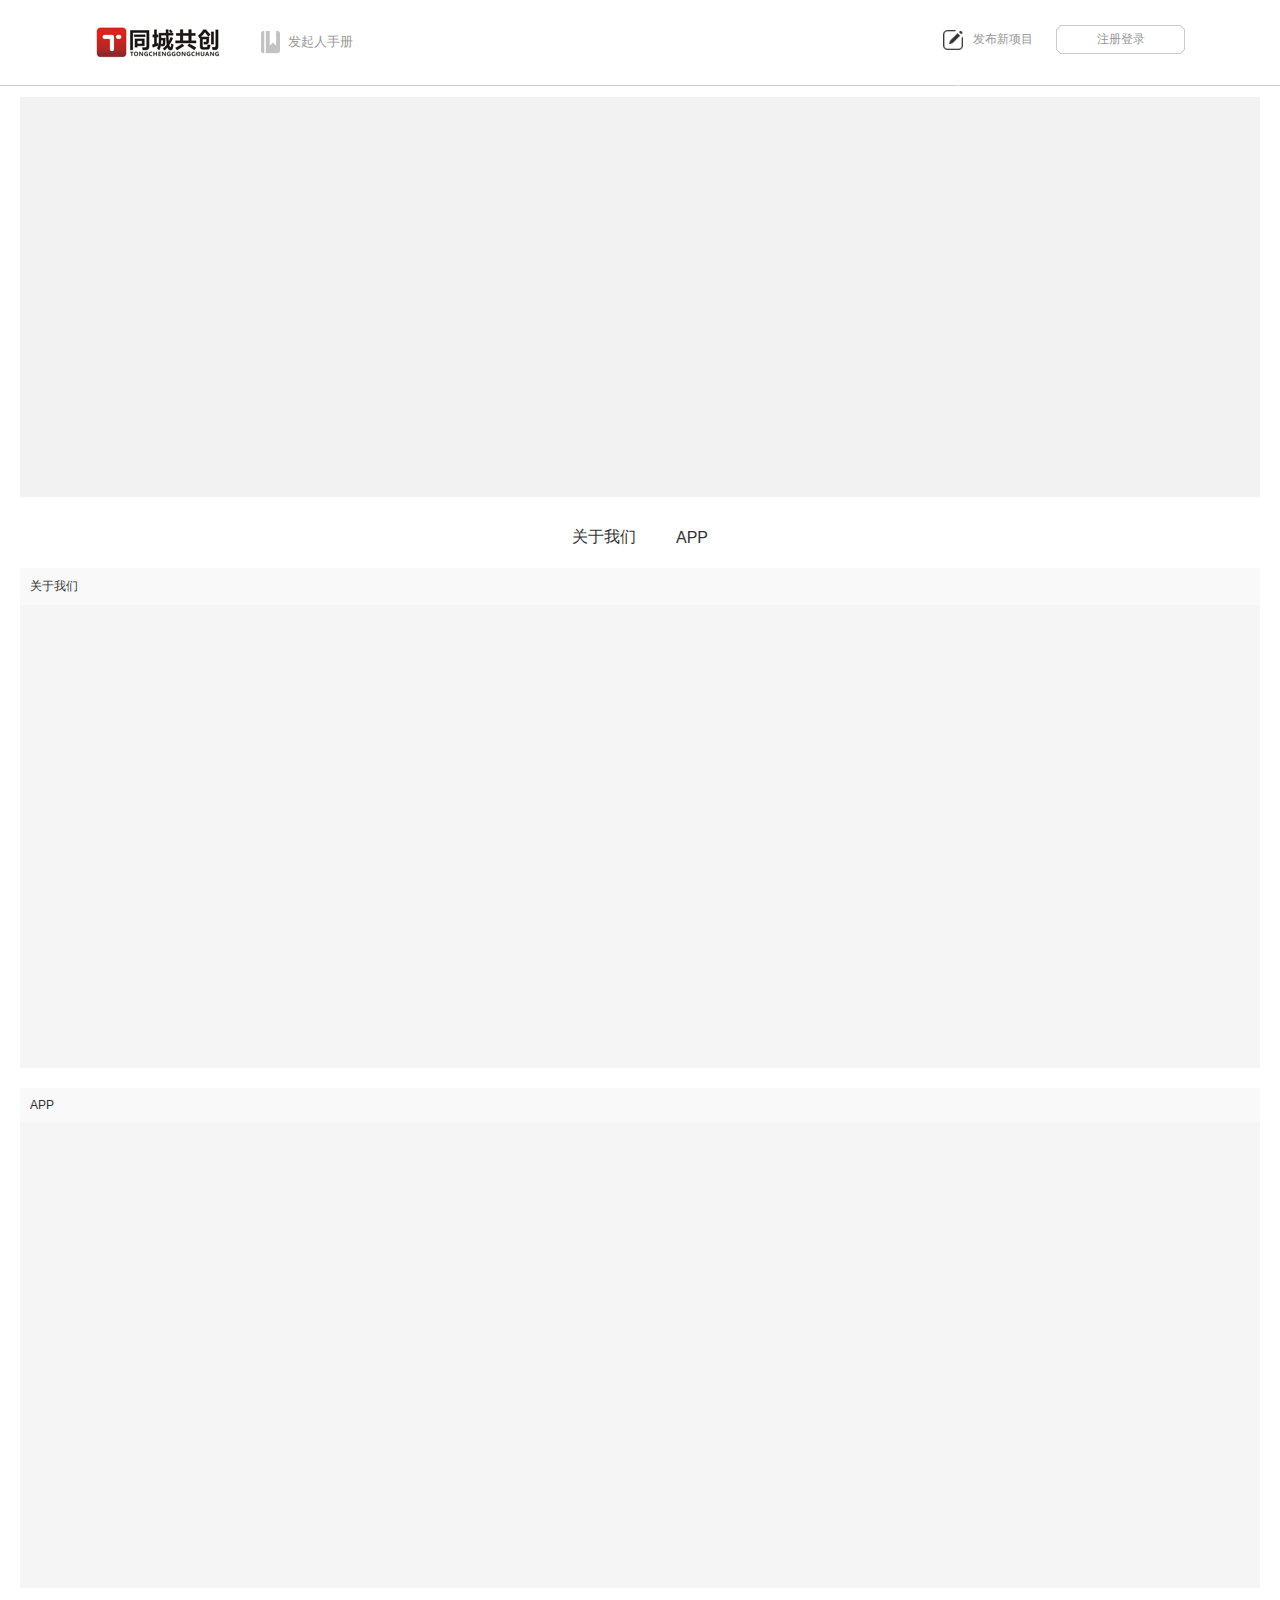
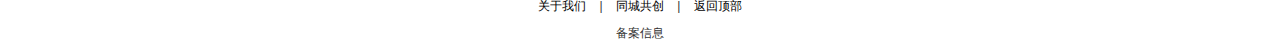
<file: tcgc_web/index.html>
﻿<!DOCTYPE html>
<html>
  <head>
    <title>首页</title>
    <meta http-equiv="X-UA-Compatible" content="IE=edge"/>
    <meta http-equiv="content-type" content="text/html; charset=utf-8"/>
    <meta name="apple-mobile-web-app-capable" content="yes"/>
    <meta name="description" content="你的描述内容"/> 
    <meta name="keyword" content="关键字1,关键字2"/>
    <link type="text/css" href="css/global.css" rel="Stylesheet" />
    <link type="text/css" href="css/Garden.css" rel="Stylesheet" />
    <script type="text/javascript" src="javascript/modernizr.custom.46884.js"></script>
    <script type="text/javascript" src="javascript/jquery-1.7.1.min.js"></script>
    <script type="text/javascript" src="javascript/global.js"></script>
    <script type="text/javascript" src="javascript/jquery.slicebox.js"></script>
    
    <script type="text/javascript">
        $(function(){
             $(".yourInput").focusInput();
            //dsadasdsapkopuuidasf
            //sdadasdo2134891247823489
            
            $("#sb-slider li").each(function(i){
                if(i==0){
                $('<span class="nav-dot-current"></span>').appendTo($("#nav-dots"));
                }else{
                $('<span></span>').appendTo($("#nav-dots"));
                }
            });

				var Page = (function() {

					var $nav = $("#nav-dots").children( 'span' ),
						slicebox = $( '#sb-slider' ).slicebox( {
							onReady : function() {

							},
							onBeforeChange : function( pos ) {

								$nav.removeClass( 'nav-dot-current' );
								$nav.eq( pos ).addClass( 'nav-dot-current' );

							}
						} ),
						
						init = function() {
                            
							initEvents();
							
						},
						initEvents = function() {

						

							$nav.each( function( i ) {
							
								$( this ).on( 'click', function( event ) {
									
									var $dot = $( this );
									
									if( !slicebox.isActive() ) {

										$nav.removeClass( 'nav-dot-current' );
										$dot.addClass( 'nav-dot-current' );
									
									}
									
									slicebox.jump( i + 1 );
									return false;
								
								} );
								
							} );

						};

						return { init : init };

				})();

				Page.init();
            
				//$(".tcgc_loginreg").fadeTo().eq($(this).index()).show();
					
        });
       
    </script>
  </head>
  <body>
    <div class="tcgc_header">
        <div class="clear tcgc_header_box">
            <div class="fl tcgc_header_boxfl"><a href="javascript:;" class="tcgc_logo"><img src="images/logo_photo.png" alt=""/></a><a href="javascript:;" class="tcgc_txt tcgc_hover3"><img src="images/set_notebook.png" alt=""/>发起人手册</a></div>
            <div class="fr tcgc_pd">
                <span class="tcgc_pdspan"></span>
                <a href="javascript:;" class="tcgc_box tcgc_mrr tcgc_hover3 tcgc_newsobj" onclick="tcgcfb()"><img src="images/mine_icon_release.png" alt=""/>发布新项目</a>
                <a href="javascript:;" class="tcgc_box tcgc_hover3 tcgc_loginregi" id="tcgc_headlogin" onclick="boxmask()">注册登录</a>
                <span class="tcgc_hide">
                    <span class="tcgc_mrr tcgc_hbox">
                        <i class="tcgc_setlist_i"></i>
                        <i class="tcgc_headimg"  id="tcgc_headimg"><img width="30" height="30"  src="images/1.jpg" alt=""/></i>
                        <i class="tcgc_user">张启航</i>
                        <span class="tcgc_setlist">
                            
                            <a class="tcgc_meobj tcgc_hover9" href="我的项目.html"><!--<img src="images/u46.png" alt="" width="21" height="20"/>--><span>我的项目</span>
</a>
                            <a class="tcgc_meset tcgc_hover9" href="设置.html"><!--<img src="images/u48.png" alt="" width="25" height="21"/>--><span>我的设置</span>
</a>
                            <a class="tcgc_meset tcgc_hover9" href="JavaScript:;" onclick="tcgcout()"><!--<img src="images/u48.png" alt="" width="25" height="21"/>--><span>退出</span>
</a>
                        </span>
                    </span>
                    <a href="javascript:;" class="tcgc_mrr tcgc_msg" title="未读消息10条"><i class="tcgc_yesmsg"><!--没消息去掉样式tcgc_yesmsg--></i><img width="20" height="26"  src="images/u30.png" alt=""/></a>
                </span>
            </div>
        </div>
    </div>
      <div class=""><div class="tcgc_border"></div></div>
        
      <!--banner图片尺寸是根据图片原始尺寸显示效果-->
      <div class="tcgc_bannerbox">
    <div class="tcgc_banner" style="background-color:#f2f2f2;">
  <!--      <ul class="tcgc_banner_ul clear sb-slider" id="sb-slider">
            <li><a href="javascript:;"><img src="images/1.jpg" alt="" title="" /></a></li>
            <li><a href="javascript:;"><img src="images/2.jpg" alt="" title="" /></a></li>
            <li><a href="javascript:;"><img src="images/1.jpg" alt="" title="" /></a></li>
            <li><a href="javascript:;"><img src="images/2.jpg" alt="" title="" /></a></li>
            <li><a href="javascript:;"><img src="images/1.jpg" alt="" title="" /></a></li>
        </ul>
        <div id="nav-dots" class="nav-dots">
            
        </div>-->
    </div>
          </div>
    <div class="tcgc_content">
        <div class="tcgc_ctile"><span>关于我们</span><span>APP</span></div>  
        <div class="tcgc_cab">
            <div style="background-color:#f5f5f5;height:500px;">
                <p style="background-color:#f9f9f9;" class="tcgc_indexcanta">关于我们</p>
            </div>
        </div>
        <div class="tcgc_capp">
            <div style="background-color:#f5f5f5;height:500px;">
                <p style="background-color:#f9f9f9;" class="tcgc_indexcanta">APP</p>
            </div>
        </div>
    </div>
    <div class="tcgc_footer">
        <div class="tcgc_link">
            <a href="javascript:;">关于我们</a> | 
            <a href="javascript:;">同城共创</a> | 
            <a href="javascript:;" onclick="returnhead()">返回顶部</a>
        </div>
        <div class="tcgc_beian">备案信息</div>
    </div>
      <div class="tcgc_maskbox">
            <div class="tcgc_mask"></div>
            <!--登录-->
            <div class="tcgc_loginbox" id="tcgc_login">
                <span class="tcgc_close" onclick="tcgcclose()"><i></i>x</span>
                <div class="tcgc_logintoptba clear">
                    <ul class="tcgc_logintoptba_ul">
                        <li class="select"><a href="javascript:;">登录<i class="border"></i></a></li>
                        <li><a href="javascript:;">注册<i class="border"></i></a></li>
                    </ul>
                </div>
                <div class="tcgc_loginreg tcgc_login tcgc_show">
                    <div class="tcgc_item">
                        <div class="tcgc_itempd"><img src="images/u1060.jpg" class="width" alt=""/><input type="text" class="yourInput" value=""/><span class="tcgc_pop">手机号码</span></div>
                        <div class="tcgc_erromsg"><!--提示输入错误信息--></div>
                    </div>
                    <div class="tcgc_item tcgc_item_clearbott">
                        <div class="tcgc_itempd"><img src="images/u120.png" alt=""/><input type="password" class="yourInput"/><span class="tcgc_pop">密码</span></div>
                        <div class="tcgc_erromsg"><!--提示输入错误信息--></div>
                    </div>
                    <div class="tcgc_tool clear">
                        <a href="javascript:;" class="fr tcgc_wjpass" onclick="tcgczhm()">忘记密码</a>
                    </div>
                    <div class="tcgc_sub"><input type="submit" class="tcgc_subbtn" onclick="tcgclogin()" value="登录"/></div>
                    <div class="tcgc_hztitle"><span class="tcgc_hztitle_span">使用第三方登录</span></div>
                    <div class="tcgc_hzbtn">
                        <a href="javascript:;" class="tcgc_qq"></a>
                        <a href="javascript:;" class="tcgc_wx"></a>
                        <a href="javascript:;" class="tcgc_wb"></a>
                    </div>
                </div>
                <div class="tcgc_loginreg tcgc_reg">
            <!--注册-->
                    <div class="tcgc_item">
                        <div class="tcgc_itempd"><img src="images/u106.png" alt=""/><input type="text" class="yourInput tcgcphone" value=""/><span class="tcgc_pop">请输入手机号码</span></div>
                        <div class="tcgc_erromsg"><!--提示输入错误信息--></div>
                        <img src="images/u144.png" class="tcgc_popimg tcgc_ok" alt=""/>
                        <img src="images/u146.png" class="tcgc_popimg tcgc_error" alt=""/>
                    </div>
                    <div class="tcgc_item">
                        <div class="tcgc_itempd"><img src="images/u106.png" alt=""/><input type="text" class="yourInput tcgc_code" value=""/>
                            <span class="tcgc_borderx"></span>
                            <input type="button" class="tcgc_codebtn tcgc_hover8" value="发送验证码" />
                            <span class="tcgc_pop">请输入验证码</span></div>
                        <div class="tcgc_erromsg"><!--提示输入错误信息--></div>
                        <img src="images/u144.png" class="tcgc_popimg tcgc_ok" alt=""/>
                        <img src="images/u146.png" class="tcgc_popimg tcgc_error" alt=""/>
                    </div>
                    <div class="tcgc_item">
                        <div class="tcgc_itempd"><img src="images/u120.png" alt=""/><input type="password" class="yourInput tcgc_passw"/><span class="tcgc_pop">请输入6-8位的数字密码
    </span></div>
                        <div class="tcgc_erromsg"><!--提示输入错误信息--></div>
                        <img src="images/u144.png" class="tcgc_popimg tcgc_ok" alt=""/>
                        <img src="images/u146.png" class="tcgc_popimg tcgc_error" alt=""/>
                    </div>
                    <div class="tcgc_item">
                        <div class="tcgc_itempd"><img src="images/u120.png" alt=""/><input type="password" class="yourInput tcgc_passwo"/><span class="tcgc_pop">请再次输入密码</span></div>
                        <div class="tcgc_erromsg"><!--提示输入错误信息--></div>
                        <img src="images/u144.png" class="tcgc_popimg tcgc_ok" alt=""/>
                        <img src="images/u146.png" class="tcgc_popimg tcgc_error" alt=""/>
                    </div>
                    <div class="tcgc_sub"><input type="submit" class="tcgc_subbtn" value="注册并登录" onclick="tcgczhmm('.tcgc_reg .tcgcphone', '.tcgc_reg .tcgc_code', '.tcgc_reg .tcgc_passw', '.tcgc_reg .tcgc_passwo')"/></div>
                    <div class="tcgc_tool clear">
                        <a href="javascript:;" class="tcgc_reg tcgc_hover9" onclick="tcgczhlogin()">已有账号，账号登录</a>
                    </div>
                </div>
                
            </div>
            <!--找回密码-->
            <div class="tcgc_loginbox" id="tcgc_zhmm">
                <span class="tcgc_close" onclick="tcgcclose()"><i></i>x</span>
                <div class="tcgc_logintopzh">找回密码</div>
                <div class="tcgc_item">
                    <div class="tcgc_itempd"><img src="images/u106.png" alt=""/><input type="text" class="yourInput tcgcphone" value=""/><span class="tcgc_pop">请输入手机号码</span></div>
                    <div class="tcgc_erromsg"><!--提示输入错误信息--></div>
                    <img src="images/u144.png" class="tcgc_popimg tcgc_ok" alt=""/>
                    <img src="images/u146.png" class="tcgc_popimg tcgc_error" alt=""/>
                </div>
                <div class="tcgc_item">
                    <div class="tcgc_itempd"><img src="images/u106.png" alt=""/><input type="text" class="yourInput tcgc_code" value=""/>
                        <span class="tcgc_borderx"></span>
                        <input type="button" class="tcgc_codebtn tcgc_hover9" value="发送验证码" />
                        <span class="tcgc_pop">请输入验证码</span></div>
                    <div class="tcgc_erromsg"><!--提示输入错误信息--></div>
                    <img src="images/u144.png" class="tcgc_popimg tcgc_ok" alt=""/>
                    <img src="images/u146.png" class="tcgc_popimg tcgc_error" alt=""/>
                </div>
                <div class="tcgc_item">
                    <div class="tcgc_itempd"><img src="images/u120.png" alt=""/><input type="password" class="yourInput tcgc_passw"/><span class="tcgc_pop">请输入6-8位的数字密码
</span></div>
                    <div class="tcgc_erromsg"><!--提示输入错误信息--></div>
                    <img src="images/u144.png" class="tcgc_popimg tcgc_ok" alt=""/>
                    <img src="images/u146.png" class="tcgc_popimg tcgc_error" alt=""/>
                </div>
                <div class="tcgc_item">
                    <div class="tcgc_itempd"><img src="images/u120.png" alt=""/><input type="password" class="yourInput tcgc_passwo"/><span class="tcgc_pop">请再次输入密码</span></div>
                    <div class="tcgc_erromsg"><!--提示输入错误信息--></div>
                    <img src="images/u144.png" class="tcgc_popimg tcgc_ok" alt=""/>
                    <img src="images/u146.png" class="tcgc_popimg tcgc_error" alt=""/>
                </div>
                <div class="tcgc_sub"><input type="submit" class="tcgc_subbtn" value="找回密码" onclick="tcgczhmm('#tcgc_zhmm .tcgcphone', '#tcgc_zhmm .tcgc_code', '#tcgc_zhmm .tcgc_passw', '#tcgc_zhmm .tcgc_passwo')"/></div>
                <div class="tcgc_tool clear">
                    <a href="javascript:;" class="fr tcgc_reg tcgc_hover9" onclick="tcgczreslogin()">记得密码，重新登录</a>
                </div>
            </div>
        </div>
  </body>
</html>
</file>
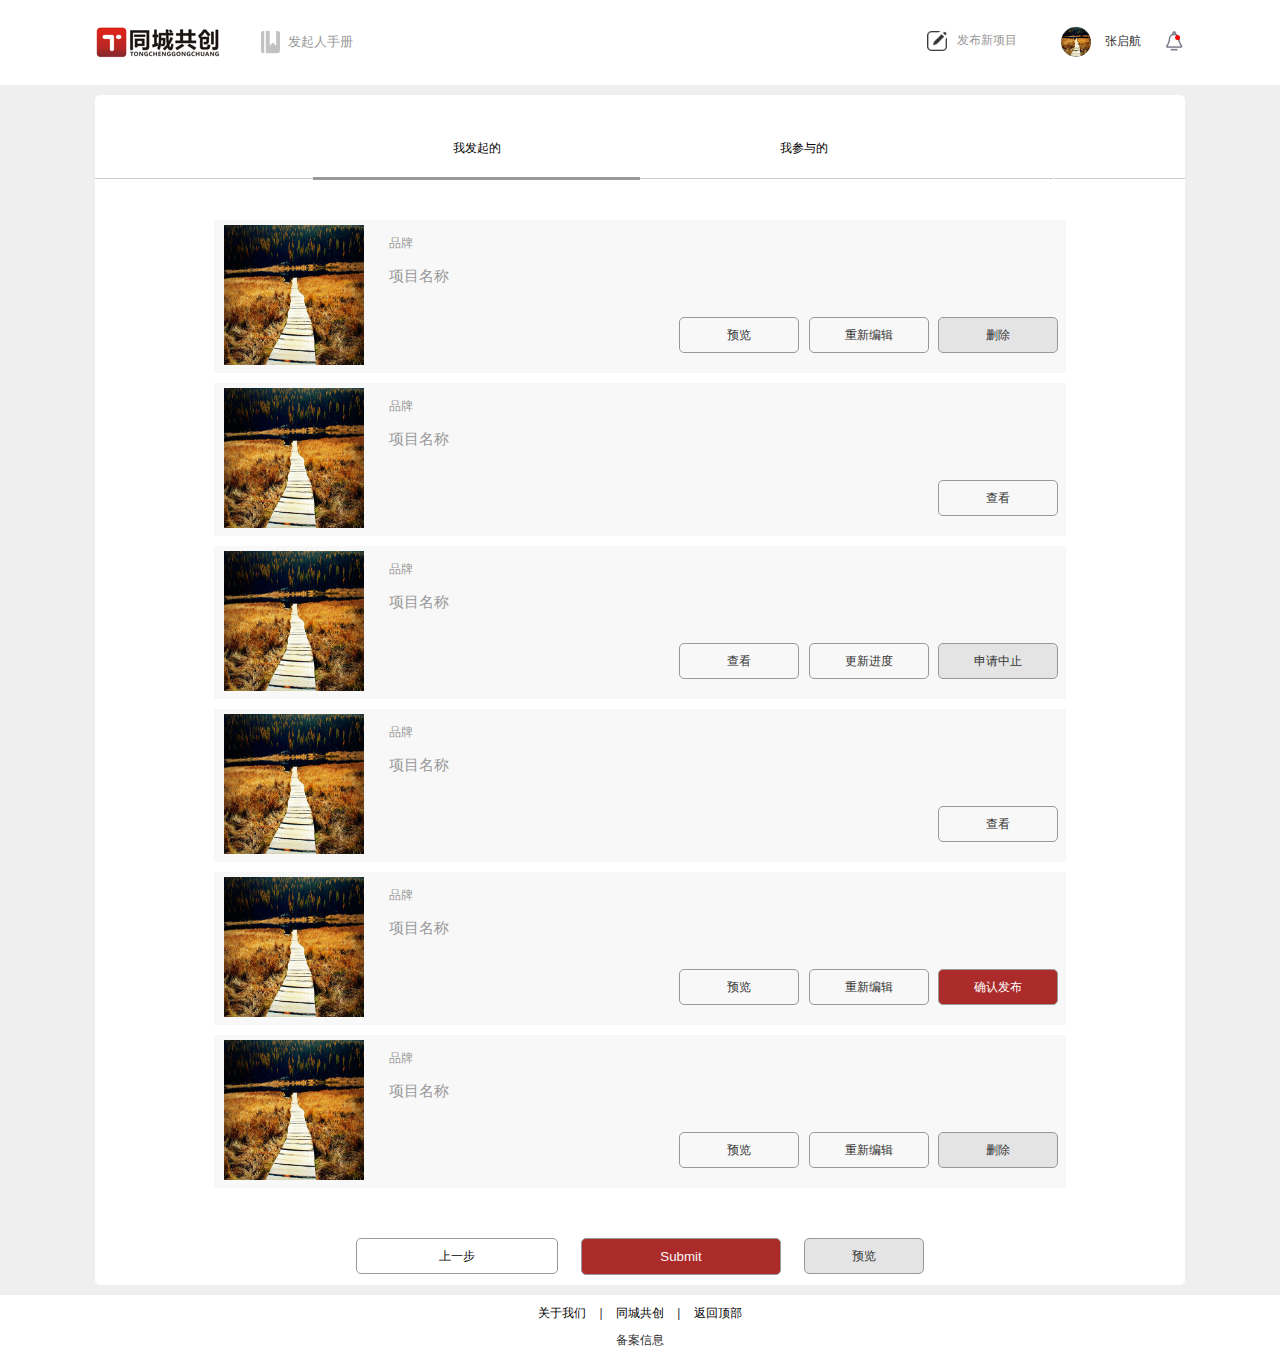
<file: tcgc_web/我发起的.html>
<!DOCTYPE html>
<html>
  <head>
    <title>我发起的</title>
    <meta http-equiv="X-UA-Compatible" content="IE=edge"/>
    <meta http-equiv="content-type" content="text/html; charset=utf-8"/>
    <meta name="apple-mobile-web-app-capable" content="yes"/>
    <meta name="description" content="你的描述内容"/> 
    <meta name="keyword" content="关键字1,关键字2,---"/>
    <link type="text/css" href="css/global.css" rel="Stylesheet" />
    <link type="text/css" href="css/Garden.css" rel="Stylesheet" />
    <script type="text/javascript" src="javascript/modernizr.custom.46884.js"></script>
    <script type="text/javascript" src="javascript/jquery-1.7.1.min.js"></script>
    <script type="text/javascript" src="javascript/global.js"></script>
    <script type="text/javascript" src="javascript/jquery.slicebox.js"></script>
    
    <script type="text/javascript">
        $(function(){
             $(".yourInput").focusInput();
             modebtn();

             
             $.popok({//删除确认
                 id: "sc",//这里要填写比如：如果是删除弹出，这里写点击删除按钮id：sc
                 out: function () {},
                 ok: function () {
                     //console.log("删除确认:" + $(this).html());
                 }
             });
             $.popok({//查看确认
                 id: "ck",
                 out: function () { },
                 ok: function () {
                     //console.log("查看确认:" + $(this).html());
                 }
             });
             $.popok({//确认发布
                 id: "qrfb",
                 out: function () {
                     //不，直接发布

                 },
                 ok: function () {
                     //console.log("确认发布:" + $(this).html());
                     var str = '<table cellpadding="0" cellspacing="0" border="0" class="poptab">'+
                        '<tr>'+
                            '<td align="right" class="leftbox">群名称</td>'+
                            '<td>'+
                                '<div class="tcgc_item">'+
                                    '<div class="tcgc_itempd"><input type="text" class="yourInput inputbox" value=""/><span class="tcgc_pop">请输入群名称</span></div>'+
                                    '<div class="tcgc_erromsg"><!--提示输入错误信息--></div>'+
                                '</div>'+
                            '</td>'+
                        '</tr>'+
                        '<tr>'+
                            '<td align="right" class="leftbox">群主</td>'+
                            '<td>'+
                                '<div class="tcgc_item">'+
                                    '<div class="tcgc_itempd"><input type="text" class="yourInput inputbox" value=""/><span class="tcgc_pop">请输入群名称</span></div>'+
                                    '<div class="tcgc_erromsg"><!--提示输入错误信息--></div>'+
                                '</div>'+
                            '</td>'+
                        '</tr>'+
                        '<tr>'+
                            '<td align="right" class="leftbox">管理员</td>'+
                            '<td>'+
                                '<div class="tcgc_item">'+
                                    '<div class="tcgc_itempd"><input type="text" class="yourInput inputbox" value=""/><span class="tcgc_pop">请输入管理员昵称和手机号码</span></div>'+
                                    '<div class="tcgc_erromsg"><!--提示输入错误信息--></div>'+
                                '</div>'+
                            '</td>'+
                        '</tr>'+
                    '</table>';
                     $.pop({
                         bs: $("#popsub_qrfb"),
                         title: "创建群组",
                         width: "380",
                         conttxt: str,
                         oktxt: "确认",
                         canceltxt: "取消",
                         cancelhid:false
                     });
                     $('<span class="popclosex"><i></i>x</span>').appendTo($("#popsub_popsub_qrfb").parents(".tcgc_maskpopbox"));
                     $("#popsub_popsub_qrfb").parents(".tcgc_maskpoppd").find(".poptitle").css({ "border-bottom": "1px solid #d8d8d8", "padding": "20px 0px 10px 0px" });
                     $(".yourInput").focusInput();

                 }
             });

             $.popok({//创建群确认
                 id: "popsub_qrfb",
                 out: function () { },
                 ok: function () {
                     //console.log("创建群确认:" + $(this).html());

                 }
             });
             $.popok({//申请中止
                 id: "sqzz",
                 out: function () { },
                 ok: function () {
                     //console.log("申请中止确认:" + $(this).html());

                 }
             });
        });
        function tcgcdel(op) {//删除
            //bs：#xx,一定要写但不能重复，可以随便写
            $.pop({
                bs: $("#sc"),
                title: "",
                width: "500",
                conttxt: "<div style='height:130px;line-height:130px;font-size:24px;'>删除后将不可恢复，确认删除？</div>",
                oktxt: "确认",
                canceltxt: "取消"
            });
        }
        function tcgcdeldss(op) {
            $.pop({
                bs: $("#ck"),
                title: "提示",
                width: "500",
                conttxt: "<div style='height:130px;line-height:130px;font-size:24px;'>提示内容</div>",
                oktxt: "确认",
                canceltxt: "取消"
            });
        }
        function tcgc_queren() {
            var str='<div class="tcgc_paddingtb"><img src="images/chuangjianqun.png" alt="" /></div><div class="tcgc_paddingtb">是否要创建群</div>';
            $.pop({
                bs: $("#qrfb"),
                title: "",
                width: "500",
                conttxt: str,
                oktxt: "发布并创建",
                canceltxt: "不，直接发布"
            });
            $('<span class="popclosex"><i></i>x</span>').appendTo($("#popsub_qrfb").parents(".tcgc_maskpopbox"));
        }
        function tcgcsqzz() {
            $.pop({
                bs: $("#sqzz"),
                title: "",
                width: "500",
                conttxt: "<div style='height:130px;line-height:40px;font-size:24px;'>申请中止，项目将停止众筹，并且所有筹得的资金将返还给投资者，是否确定中止？</div>",
                oktxt: "确认",
                canceltxt: "取消"
            });

        }
    </script>
  </head>
  <body>
    <div class="tcgc_header">
        <div class="clear tcgc_header_box">
            <div class="fl tcgc_header_boxfl"><a href="javascript:;" class="tcgc_logo"><img src="images/logo_photo.png" alt=""/></a><a href="javascript:;" class="tcgc_txt tcgc_hover3"><img src="images/set_notebook.png" alt=""/>发起人手册</a></div>
            <div class="fr tcgc_pd">
                <span class="tcgc_pdspan"></span>
                <a href="javascript:;" class="tcgc_box tcgc_mrr tcgc_hover3 tcgc_newsobj" onclick="tcgcfb()"><img src="images/mine_icon_release.png" alt=""/>发布新项目</a>
                <a href="javascript:;" class="tcgc_box tcgc_hover3 tcgc_loginregi" id="tcgc_headlogin" onclick="boxmask()">注册登录</a>
                <span class="tcgc_hide">
                    <span class="tcgc_mrr tcgc_hbox">
                        <i class="tcgc_setlist_i"></i>
                        <i class="tcgc_headimg"  id="tcgc_headimg"><img width="30" height="30"  src="images/1.jpg" alt=""/></i>
                        <i class="tcgc_user">张启航</i>
                        <span class="tcgc_setlist">
                            
                            <a class="tcgc_meobj tcgc_hover9" href="我的项目.html"><!--<img src="images/u46.png" alt="" width="21" height="20"/>--><span>我的项目</span>
</a>
                            <a class="tcgc_meset tcgc_hover9" href="设置.html"><!--<img src="images/u48.png" alt="" width="25" height="21"/>--><span>我的设置</span>
</a>
                            <a class="tcgc_meset tcgc_hover9" href="JavaScript:;" onclick="tcgcout()"><!--<img src="images/u48.png" alt="" width="25" height="21"/>--><span>退出</span>
</a>
                        </span>
                    </span>
                    <a href="javascript:;" class="tcgc_mrr tcgc_msg" title="未读消息10条"><i class="tcgc_yesmsg"><!--没消息去掉样式tcgc_yesmsg--></i><img width="20" height="26"  src="images/u30.png" alt=""/></a>
                </span>
            </div>
        </div>

    </div>

    <div class="tcgc_content tcgc_bg tcgc_wdxx">
        <div class="tcgc_xmsz_contbox">
            <div class="tcgc_xmsz_fr">
                <div class="tcgc_set_boxbg">
                   
                   <div class="tcgc_width">
                       <div class="tcgc_wfq_top clear">
                           <div class="fl tcgc_wfq_toptab tcgc_wfq_toptab_select"><a href="我发起的.html">我发起的</a></div>
                           <div class="fr tcgc_wfq_toptab"><a href="我的项目(我参与的).html">我参与的</a></div>
                       </div>
                       <div class="tcgc_wfq_itembox">
                           <ul class="tcgc_width">
                               <li class="clear">
                                   <div class="tcgc_wfq_itmecont">
                                       <div class="tcgc_wfq_itemimg"><img src="images/1.jpg" alt="" /></div>
                                       <div class="tcgc_wfq_itempp">品牌</div>
                                       <div class="tcgc_wfq_itemname">项目名称</div>
                                       <div class="tcgc_wfq_itmecontbtn">
                                           <span>预览</span>
                                           <span>重新编辑</span>
                                           <span class="tcgc_spanbg" onclick="tcgcdel()" id="sc">删除</span>
                                       </div>
                                   </div>
                               </li>
                               <li class="clear">
                                   <div class="tcgc_wfq_itmecont">
                                       <div class="tcgc_wfq_itemimg"><img src="images/1.jpg" alt="" /></div>
                                       <div class="tcgc_wfq_itempp">品牌</div>
                                       <div class="tcgc_wfq_itemname">项目名称</div>
                                       <div class="tcgc_wfq_itmecontbtn">
                                           <span onclick="tcgcdeldss()" id="ck">查看</span>
                                       </div>
                                   </div>
                               </li>
                               <li class="clear">
                                   <div class="tcgc_wfq_itmecont">
                                       <div class="tcgc_wfq_itemimg"><img src="images/1.jpg" alt="" /></div>
                                       <div class="tcgc_wfq_itempp">品牌</div>
                                       <div class="tcgc_wfq_itemname">项目名称</div>
                                       <div class="tcgc_wfq_itmecontbtn">
                                           <span>查看</span>
                                           <span>更新进度</span>
                                           <span class="tcgc_spanbg" onclick="tcgcsqzz()" id="sqzz">申请中止</span>
                                       </div>
                                   </div>
                               </li>
                               <li class="clear">
                                   <div class="tcgc_wfq_itmecont">
                                       <div class="tcgc_wfq_itemimg"><img src="images/1.jpg" alt="" /></div>
                                       <div class="tcgc_wfq_itempp">品牌</div>
                                       <div class="tcgc_wfq_itemname">项目名称</div>
                                       <div class="tcgc_wfq_itmecontbtn">
                                           <span>查看</span>
                                       </div>
                                   </div>
                               </li>
                               <li class="clear">
                                   <div class="tcgc_wfq_itmecont">
                                       <div class="tcgc_wfq_itemimg"><img src="images/1.jpg" alt="" /></div>
                                       <div class="tcgc_wfq_itempp">品牌</div>
                                       <div class="tcgc_wfq_itemname">项目名称</div>
                                       <div class="tcgc_wfq_itmecontbtn">
                                           <span>预览</span>
                                           <span>重新编辑</span>
                                           <span class="tcgc_spanbgred" onclick="tcgc_queren()" id="qrfb">确认发布</span>
                                       </div>
                                   </div>
                               </li>
                               <li class="clear">
                                   <div class="tcgc_wfq_itmecont">
                                       <div class="tcgc_wfq_itemimg"><img src="images/1.jpg" alt="" /></div>
                                       <div class="tcgc_wfq_itempp">品牌</div>
                                       <div class="tcgc_wfq_itemname">项目名称</div>
                                       <div class="tcgc_wfq_itmecontbtn">
                                           <span>预览</span>
                                           <span>重新编辑</span>
                                           <span class="tcgc_spanbg">删除</span>
                                       </div>
                                   </div>
                               </li>
                           </ul>
                       </div>
                       <div class="tcgc_wfq_subbox">
                           <a href="javascript:;" class="tcgc_wfq_subsyb">上一步</a>
                           <input type="submit" class="tcgc_wfq_subbtn"/>
                           <a href="javascript:;" class="tcgc_wfq_subyl">预览</a>
                       </div>
                   </div>

                    










                </div>
            </div>
        </div>

    </div>
    <div class="tcgc_footer">
        <div class="tcgc_link">
            <a href="javascript:;">关于我们</a> | 
            <a href="javascript:;">同城共创</a> | 
            <a href="javascript:;" onclick="returnhead()">返回顶部</a>
        </div>
        <div class="tcgc_beian">备案信息</div>
    </div>

      
  </body>
</html>
</file>
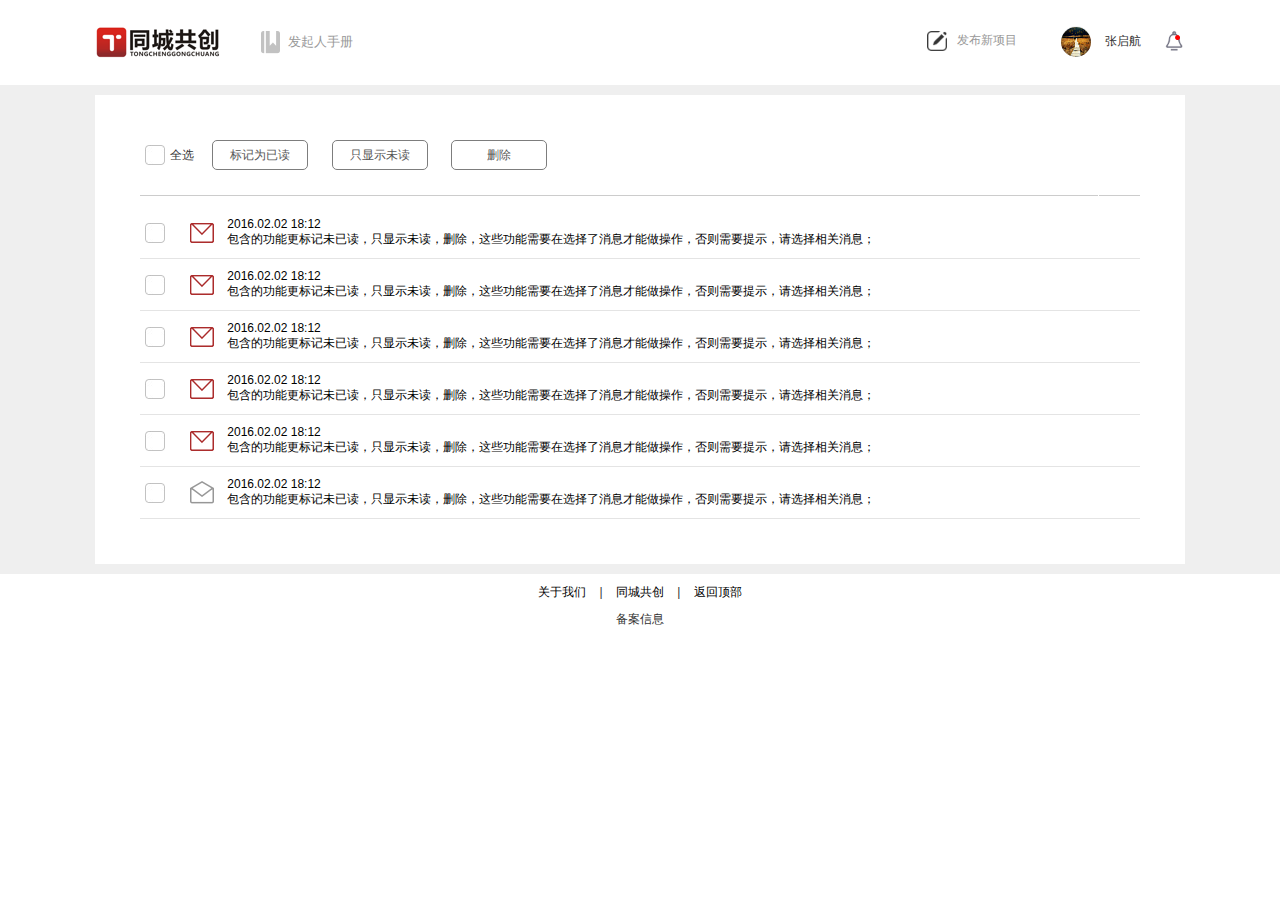
<file: tcgc_web/我的消息.html>
﻿<!DOCTYPE html>
<html>
  <head>
    <title>我的消息</title>
    <meta http-equiv="X-UA-Compatible" content="IE=edge"/>
    <meta http-equiv="content-type" content="text/html; charset=utf-8"/>
    <meta name="apple-mobile-web-app-capable" content="yes"/>
    <meta name="description" content="你的描述内容"/> 
    <meta name="keyword" content="关键字1,关键字2,---"/>
    <link type="text/css" href="css/global.css" rel="Stylesheet" />
    <link type="text/css" href="css/Garden.css" rel="Stylesheet" />
    <script type="text/javascript" src="javascript/modernizr.custom.46884.js"></script>
    <script type="text/javascript" src="javascript/jquery-1.7.1.min.js"></script>
    <script type="text/javascript" src="javascript/global.js"></script>
    <script type="text/javascript" src="javascript/jquery.slicebox.js"></script>
    
    <script type="text/javascript">
        $(function(){
             $(".yourInput").focusInput();
             modebtn();

             $(".tcgc_btnboxev").click(function () {
                 $(".tcgc_btnboxev").removeClass("tcgc_btnbox_select");
                 $(this).addClass("tcgc_btnbox_select");
             });
             $(".tcgc_checkboxall").click(function () {

                 if ($(this).hasClass("tcgc_chebox_span_select")) {
                     $(".tcgc_wdxxul .tcgc_chebox_span").removeClass("tcgc_chebox_span_select");
                     $(this).removeClass("tcgc_chebox_span_select")
                 } else {
                     $(".tcgc_wdxxul .tcgc_chebox_span").addClass("tcgc_chebox_span_select");
                     $(this).addClass("tcgc_chebox_span_select")
                 }
             });
             $(".tcgc_wdxxul .tcgc_chebox_span").live("click", function () {
                 if ($(this).hasClass("tcgc_chebox_span_select")) {
                     $(this).removeClass("tcgc_chebox_span_select")
                 } else {
                     $(this).addClass("tcgc_chebox_span_select")
                 }

             });

             $.popok({//标记为已读
                 id: "tcgcbtnbox_yd",
                 out: function () { },
                 ok: function () {
                     

                 }
             });
             $.popok({//删除
                 id: "tcgc_btnbox_del",
                 out: function () { },
                 ok: function () {
                    

                 }
             });

        });
        function tcgcbtnbox_yd() {

            if ($(".tcgc_wdxxul .tcgc_chebox_span_select").length > 0) {
                $(".tcgc_wdxxul .tcgc_chebox_span_select").each(function () {
                    $(this).parent().find(".tcgc_wdxx_emailimg").addClass("tcgc_wdxx_emailimgno");
                });
            } else {
               
                $.pop({
                    bs: $("#tcgcbtnbox_yd"),
                    title: "",
                    width: "300",
                    conttxt: "请先选取一条数据",
                    oktxt: "确认",
                    canceltxt: "取消"
                });
            }
        }
        function tcgcbtnbox_wd() {
            $(".tcgc_wdxxul .tcgc_wdxx_emailimgno").parent().hide();
        }
        function tcgcbtnboxdel() {
            if ($(".tcgc_wdxxul .tcgc_chebox_span_select").length > 0) {
               
                $(".tcgc_wdxxul .tcgc_chebox_span_select").each(function () {
                    //将选中的数据删除
                });
            } else {

                $.pop({
                    bs: $("#tcgc_btnbox_del"),
                    title: "",
                    width: "300",
                    conttxt: "请先选取一条数据",
                    oktxt: "确认",
                    canceltxt: "取消"
                });
            }
        }
    </script>
  </head>
  <body>
    <div class="tcgc_header">
        <div class="clear tcgc_header_box">
            <div class="fl tcgc_header_boxfl"><a href="javascript:;" class="tcgc_logo"><img src="images/logo_photo.png" alt=""/></a><a href="javascript:;" class="tcgc_txt tcgc_hover3"><img src="images/set_notebook.png" alt=""/>发起人手册</a></div>
            <div class="fr tcgc_pd">
                <span class="tcgc_pdspan"></span>
                <a href="javascript:;" class="tcgc_box tcgc_mrr tcgc_hover3 tcgc_newsobj" onclick="tcgcfb()"><img src="images/mine_icon_release.png" alt=""/>发布新项目</a>
                <a href="javascript:;" class="tcgc_box tcgc_hover3 tcgc_loginregi" id="tcgc_headlogin" onclick="boxmask()">注册登录</a>
                <span class="tcgc_hide">
                    <span class="tcgc_mrr tcgc_hbox">
                        <i class="tcgc_setlist_i"></i>
                        <i class="tcgc_headimg"  id="tcgc_headimg"><img width="30" height="30"  src="images/1.jpg" alt=""/></i>
                        <i class="tcgc_user">张启航</i>
                        <span class="tcgc_setlist">
                            
                            <a class="tcgc_meobj tcgc_hover9" href="我的项目.html"><!--<img src="images/u46.png" alt="" width="21" height="20"/>--><span>我的项目</span>
</a>
                            <a class="tcgc_meset tcgc_hover9" href="设置.html"><!--<img src="images/u48.png" alt="" width="25" height="21"/>--><span>我的设置</span>
</a>
                            <a class="tcgc_meset tcgc_hover9" href="JavaScript:;" onclick="tcgcout()"><!--<img src="images/u48.png" alt="" width="25" height="21"/>--><span>退出</span>
</a>
                        </span>
                    </span>
                    <a href="javascript:;" class="tcgc_mrr tcgc_msg" title="未读消息10条"><i class="tcgc_yesmsg"><!--没消息去掉样式tcgc_yesmsg--></i><img width="20" height="26"  src="images/u30.png" alt=""/></a>
                </span>
            </div>
        </div>

    </div>

    <div class="tcgc_content tcgc_bg tcgc_wdxx">
        <div class="tcgc_xmsz_contbox">
            <div class="tcgc_xmsz_fr">
                <div class="tcgc_xmsz_bgff">
                   <div class="tcgc_xmsz_midle">
                       <span class="tcgc_chebox"><span class="tcgc_chebox_span tcgc_checkboxall"></span><i class="tcgc_cheboxtxt">全选</i></span>
                       <span class="tcgc_btnbox tcgc_btnboxev" onclick="tcgcbtnbox_yd()" id="tcgcbtnbox_yd">标记为已读</span>
                       <span class="tcgc_btnbox tcgc_btnboxev" onclick="tcgcbtnbox_wd()" id="tcgcbtnbox_wd">只显示未读</span>
                       <span class="tcgc_btnbox" id="tcgc_btnbox_del" onclick="tcgcbtnboxdel()">删除</span>
                   </div>
                    <div class="tcgc_border tcgc_border_marign"></div>
                    <ul class="tcgc_wdxxul">
                        <li>
                            <span class="tcgc_chebox_span"></span><span class="tcgc_wdxx_emailimg"></span>
                            <a href="javascript:;"><span class="tcgc_wdxx_contbox"><i class="tcgc_wdxx_time">2016.02.02 18:12</i>
                                <span class="tcgc_wdxx_cont">
                               包含的功能更标记未已读，只显示未读，删除，这些功能需要在选择了消息才能做操作，否则需要提示，请选择相关消息；
                                </span>
                            </span></a>
                        </li>
                        <li>
                            <span class="tcgc_chebox_span"></span><span class="tcgc_wdxx_emailimg"></span>
                            <a href="javascript:;"><span class="tcgc_wdxx_contbox"><i class="tcgc_wdxx_time">2016.02.02 18:12</i>
                                <span class="tcgc_wdxx_cont">
                               包含的功能更标记未已读，只显示未读，删除，这些功能需要在选择了消息才能做操作，否则需要提示，请选择相关消息；
                                </span>
                            </span></a>
                        </li>
                        <li>
                            <span class="tcgc_chebox_span"></span><span class="tcgc_wdxx_emailimg"></span>
                            <a href="javascript:;"><span class="tcgc_wdxx_contbox"><i class="tcgc_wdxx_time">2016.02.02 18:12</i>
                                <span class="tcgc_wdxx_cont">
                               包含的功能更标记未已读，只显示未读，删除，这些功能需要在选择了消息才能做操作，否则需要提示，请选择相关消息；
                                </span>
                            </span></a>
                        </li>
                        <li>
                            <span class="tcgc_chebox_span"></span><span class="tcgc_wdxx_emailimg"></span>
                            <a href="javascript:;"><span class="tcgc_wdxx_contbox"><i class="tcgc_wdxx_time">2016.02.02 18:12</i>
                                <span class="tcgc_wdxx_cont">
                               包含的功能更标记未已读，只显示未读，删除，这些功能需要在选择了消息才能做操作，否则需要提示，请选择相关消息；
                                </span>
                            </span></a>
                        </li>
                        <li>
                            <span class="tcgc_chebox_span"></span><span class="tcgc_wdxx_emailimg"></span>
                            <a href="javascript:;"><span class="tcgc_wdxx_contbox"><i class="tcgc_wdxx_time">2016.02.02 18:12</i>
                                <span class="tcgc_wdxx_cont">
                               包含的功能更标记未已读，只显示未读，删除，这些功能需要在选择了消息才能做操作，否则需要提示，请选择相关消息；
                                </span>
                            </span></a>
                        </li>
                        <li>
                            <span class="tcgc_chebox_span"></span><span class="tcgc_wdxx_emailimg tcgc_wdxx_emailimgno"></span>
                            <a href="javascript:;"><span class="tcgc_wdxx_contbox"><i class="tcgc_wdxx_time">2016.02.02 18:12</i>
                                <span class="tcgc_wdxx_cont">
                               包含的功能更标记未已读，只显示未读，删除，这些功能需要在选择了消息才能做操作，否则需要提示，请选择相关消息；
                                </span>
                            </span></a>
                        </li>
                    </ul>












                </div>
            </div>
        </div>

    </div>
    <div class="tcgc_footer">
        <div class="tcgc_link">
            <a href="javascript:;">关于我们</a> | 
            <a href="javascript:;">同城共创</a> | 
            <a href="javascript:;" onclick="returnhead()">返回顶部</a>
        </div>
        <div class="tcgc_beian">备案信息</div>
    </div>
  </body>
</html>
</file>
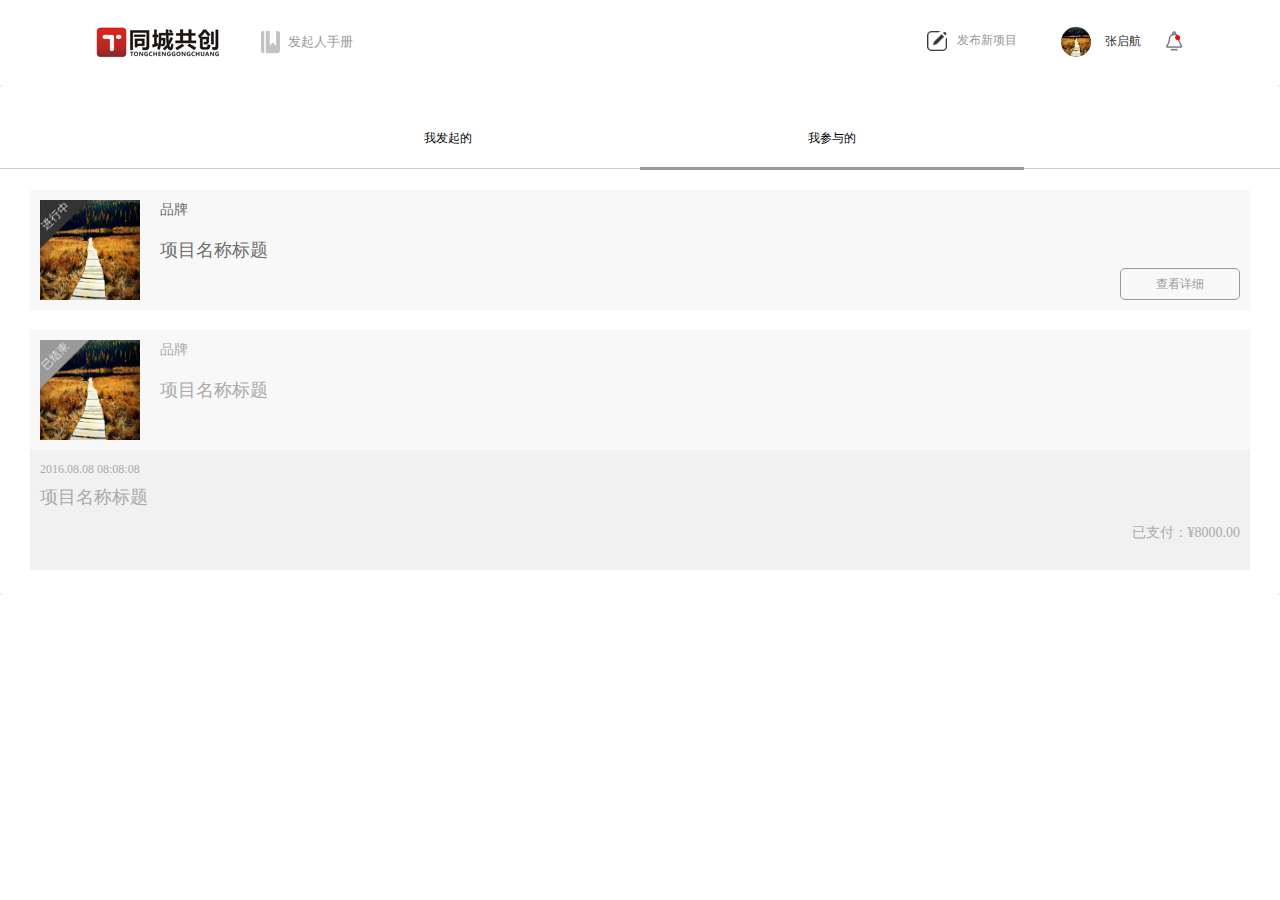
<file: tcgc_web/我的项目(我参与的).html>
﻿<!DOCTYPE html>
<html>
  <head>
    <title>我的项目(我参与的)</title>
    <meta http-equiv="X-UA-Compatible" content="IE=edge"/>
    <meta http-equiv="content-type" content="text/html; charset=utf-8"/>
    <meta name="apple-mobile-web-app-capable" content="yes"/>
    <meta name="description" content="你的描述内容"/> 
    <meta name="keyword" content="关键字1,关键字2"/>
    <link type="text/css" href="css/global.css" rel="Stylesheet" />
    <link type="text/css" href="css/Garden.css" rel="Stylesheet" />
    <script type="text/javascript" src="javascript/modernizr.custom.46884.js"></script>
    <script type="text/javascript" src="javascript/jquery-1.7.1.min.js"></script>
    <script type="text/javascript" src="javascript/global.js"></script>
    <script type="text/javascript" src="javascript/jquery.slicebox.js"></script>
    <link type="text/css" href="css/joker.css" rel="Stylesheet" />
    <script type="text/javascript" src="javascript/joker.js"></script>
    <script type="text/javascript">
        $(function(){
             $(".yourInput").focusInput();
             modebtn();
			 
			$(".jxmcy_box .jxmcy_box_jx").each(function(i){
				var a = $(this).find(".jzf_bb_con_time1");
				a.attr("id","time_"+i);
				var b = a.attr("data-time");
				countDown(b, function (msg) {
					$("#time_"+i).text(msg);
				});
			});
			$(".jxmcy_box_jx_dbox11").hide();
			$(".jzf_bb_con_click a").on("click",function(){
				var box = $(this).parents(".jxmcy_box_jx");
				box.find(".jxmcy_box_jx_dbox").show();
				$(this).parent().hide();
			});
			$(".jzf_bb_con_click11").on("click",function(){
				var box = $(this).parents(".jxmcy_box_jx");
				box.find(".jxmcy_box_jx_dbox").hide();
				box.find(".jzf_bb_con_click").show();
			});
					
		});
		
		
		function countDown(time, fn) {
    var maxtime = (new Date(time) - new Date()) / 1000;//剩余秒

    var timer = setInterval(function () {
        if (maxtime >= 0) {
            var dd = parseInt(maxtime / 60 / 60 / 24, 10);//计算剩余的天数  
            var hh = parseInt(maxtime / 60 / 60 % 24, 10);//计算剩余的小时数  
            var mm = parseInt(maxtime / 60 % 60, 10);//计算剩余的分钟数  
            var ss = parseInt(maxtime % 60, 10);//计算剩余的秒数  
            hh = checkTime(hh);
            mm = checkTime(mm);
            ss = checkTime(ss);

            msg = "剩余 " + dd + "：" + hh + "：" + mm + "：" + ss ;
            fn(msg);
            --maxtime;
        }
        else {
            clearInterval(timer);
            fn("已结束");
        }
    }, 1000);
}
function checkTime(i) {
    if (i < 10) {
        i = "0" + i;
    }
    return i;
}
        
    </script>
  </head>
  <body>
    <div class="tcgc_header">
        <div class="clear tcgc_header_box">
            <div class="fl tcgc_header_boxfl"><a href="javascript:;" class="tcgc_logo"><img src="images/logo_photo.png" alt=""/></a><a href="javascript:;" class="tcgc_txt tcgc_hover3"><img src="images/set_notebook.png" alt=""/>发起人手册</a></div>
            <div class="fr tcgc_pd">
                <span class="tcgc_pdspan"></span>
                <a href="javascript:;" class="tcgc_box tcgc_mrr tcgc_hover3 tcgc_newsobj" onclick="tcgcfb()"><img src="images/mine_icon_release.png" alt=""/>发布新项目</a>
                <a href="javascript:;" class="tcgc_box tcgc_hover3 tcgc_loginregi" id="tcgc_headlogin" onclick="boxmask()">注册登录</a>
                <span class="tcgc_hide">
                    <span class="tcgc_mrr tcgc_hbox">
                        <i class="tcgc_setlist_i"></i>
                        <i class="tcgc_headimg"  id="tcgc_headimg"><img width="30" height="30"  src="images/1.jpg" alt=""/></i>
                        <i class="tcgc_user">张启航</i>
                        <span class="tcgc_setlist">
                            
                            <a class="tcgc_meobj tcgc_hover9" href="我的项目.html"><!--<img src="images/u46.png" alt="" width="21" height="20"/>--><span>我的项目</span>
</a>
                            <a class="tcgc_meset tcgc_hover9" href="设置.html"><!--<img src="images/u48.png" alt="" width="25" height="21"/>--><span>我的设置</span>
</a>
                            <a class="tcgc_meset tcgc_hover9" href="JavaScript:;" onclick="tcgcout()"><!--<img src="images/u48.png" alt="" width="25" height="21"/>--><span>退出</span>
</a>
                        </span>
                    </span>
                    <a href="javascript:;" class="tcgc_mrr tcgc_msg" title="未读消息10条"><i class="tcgc_yesmsg"><!--没消息去掉样式tcgc_yesmsg--></i><img width="20" height="26"  src="images/u30.png" alt=""/></a>
                </span>
            </div>
        </div>

    </div>
    
    <div class="jzf_b">
    	<div class="jzf_bb2 jzf_bb22">
        	<div class="tcgc_wfq_top clear">
                           <div class="fl tcgc_wfq_toptab "><a href="我发起的.html">我发起的</a></div>
                           <div class="fr tcgc_wfq_toptab tcgc_wfq_toptab_select"><a href="我的项目(我参与的).html">我参与的</a></div>
                       </div>
            <div class="jxmcy_box">
            	
            	<div class="jxmcy_box_jx">
                	<ul>
                        <li>
                        	<img alt="" src="images/22.png" class="jzf_bb_con_po">
                            <a class="jzf_bb_con_img"><img alt="" src="images/1.jpg"></a>
                            <p class="jzf_bb_con_name">品牌</p>
                            <p class="jzf_bb_con_name1">项目名称标题</p>
                            <p class="jzf_bb_con_click"><a title="查看" href="javascript:;">查看详细</a></p>
                        </li>
                    </ul>
                    <div class="jxmcy_box_jx_dbox jxmcy_box_jx_dbox11">
                    	<p class="jzf_bb_con_time1"  data-time="2017-5-29 10:40:44"></p>
                        <p class="jzf_bb_con_name1">项目名称标题</p>
                        <p class="jzf_bb_con_click1">需要支付：¥8000.00<a title="取消" class="jzf_bb_con_click11">取消</a><input name="" type="button" class="jzf_bb_con_click12" value="重新支付"></p>
                    </div>
                </div>
                
                <div class="jxmcy_box_js">
                	<ul>
                        <li>
                        	<img alt="" src="images/11.png" class="jzf_bb_con_po">
                            <a class="jzf_bb_con_img"><img alt="" src="images/1.jpg"></a>
                            <p class="jzf_bb_con_name">品牌</p>
                            <p class="jzf_bb_con_name1">项目名称标题</p>
                        </li>
                    </ul>
                    <div class="jxmcy_box_jx_dbox">
                    	<p class="jzf_bb_con_time2">2016.08.08 08:08:08</p>
                        <p class="jzf_bb_con_name1">项目名称标题</p>
                        <p class="jzf_bb_con_click1">已支付：¥8000.00</p>
                    </div>
                </div>
                
                
                
            </div>
        </div>
    </div>
    
    
  </body>
</html>
</file>
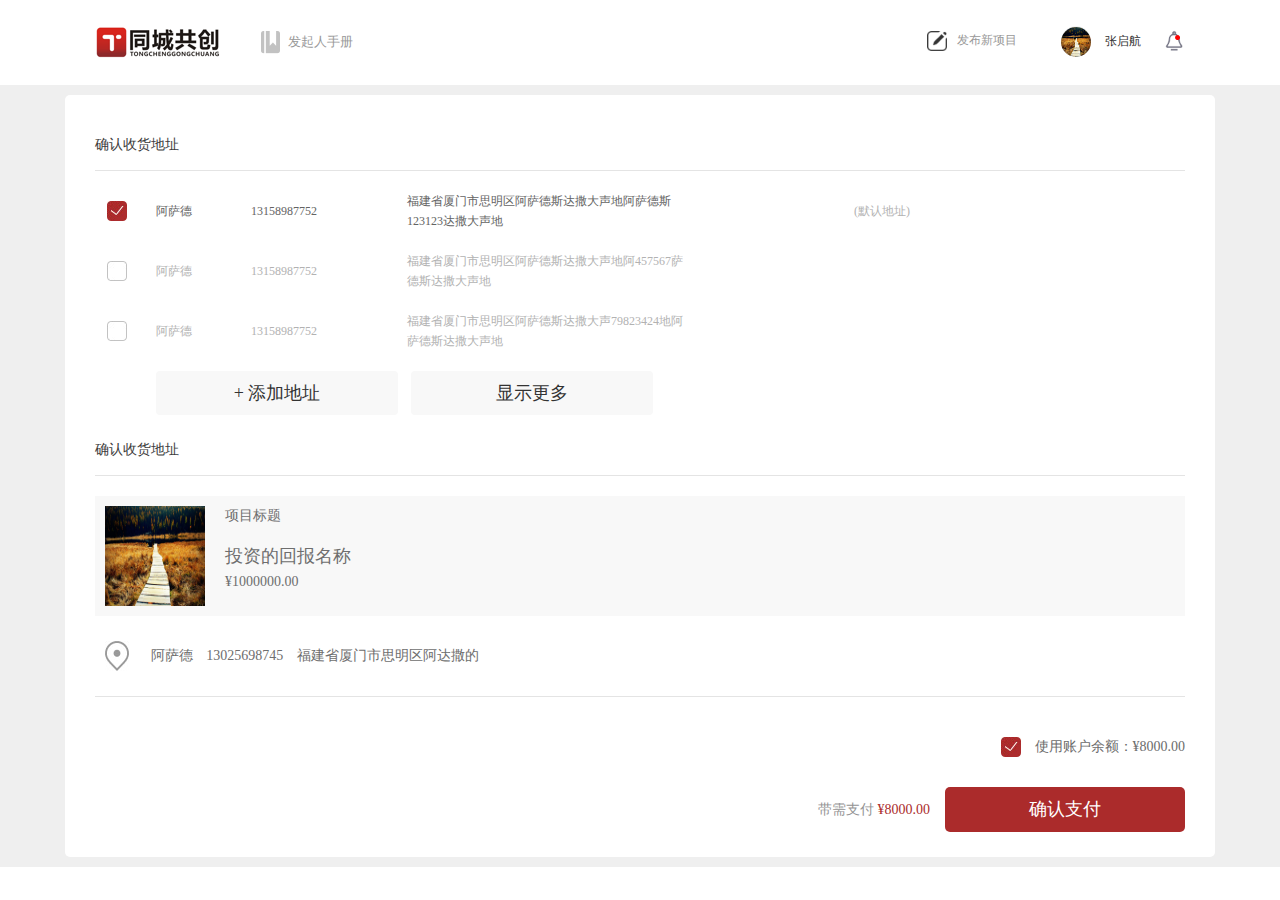
<file: tcgc_web/支付页面.html>
<!DOCTYPE html>
<html>
  <head>
    <title>支付页面</title>
    <meta http-equiv="X-UA-Compatible" content="IE=edge"/>
    <meta http-equiv="content-type" content="text/html; charset=utf-8"/>
    <meta name="apple-mobile-web-app-capable" content="yes"/>
    <meta name="description" content="你的描述内容"/> 
    <meta name="keyword" content="关键字1,关键字2"/>
    <link type="text/css" href="css/global.css" rel="Stylesheet" />
    <link type="text/css" href="css/Garden.css" rel="Stylesheet" />
    <script type="text/javascript" src="javascript/modernizr.custom.46884.js"></script>
    <script type="text/javascript" src="javascript/jquery-1.7.1.min.js"></script>
    <script type="text/javascript" src="javascript/global.js"></script>
    <script type="text/javascript" src="javascript/jquery.slicebox.js"></script>
    
	<script type="text/javascript" src="javascript/jquery.gyArea.js"></script>
    <script type="text/javascript" src="javascript/zxb_pcasun.js"></script>
    <link type="text/css" href="css/joker.css" rel="Stylesheet" />
    <script type="text/javascript" src="javascript/joker.js"></script>
    <script type="text/javascript">
        $(function(){
             $(".yourInput").focusInput();
             modebtn();
        });
        
    </script>
  </head>
  <body>
    <div class="tcgc_header">
        <div class="clear tcgc_header_box">
            <div class="fl tcgc_header_boxfl"><a href="javascript:;" class="tcgc_logo"><img src="images/logo_photo.png" alt=""/></a><a href="javascript:;" class="tcgc_txt tcgc_hover3"><img src="images/set_notebook.png" alt=""/>发起人手册</a></div>
            <div class="fr tcgc_pd">
                <span class="tcgc_pdspan"></span>
                <a href="javascript:;" class="tcgc_box tcgc_mrr tcgc_hover3 tcgc_newsobj" onclick="tcgcfb()"><img src="images/mine_icon_release.png" alt=""/>发布新项目</a>
                <a href="javascript:;" class="tcgc_box tcgc_hover3 tcgc_loginregi" id="tcgc_headlogin" onclick="boxmask()">注册登录</a>
                <span class="tcgc_hide">
                    <span class="tcgc_mrr tcgc_hbox">
                        <i class="tcgc_setlist_i"></i>
                        <i class="tcgc_headimg"  id="tcgc_headimg"><img width="30" height="30"  src="images/1.jpg" alt=""/></i>
                        <i class="tcgc_user">张启航</i>
                        <span class="tcgc_setlist">
                            
                            <a class="tcgc_meobj tcgc_hover9" href="我的项目.html"><!--<img src="images/u46.png" alt="" width="21" height="20"/>--><span>我的项目</span>
</a>
                            <a class="tcgc_meset tcgc_hover9" href="设置.html"><!--<img src="images/u48.png" alt="" width="25" height="21"/>--><span>我的设置</span>
</a>
                            <a class="tcgc_meset tcgc_hover9" href="JavaScript:;" onclick="tcgcout()"><!--<img src="images/u48.png" alt="" width="25" height="21"/>--><span>退出</span>
</a>
                        </span>
                    </span>
                    <a href="javascript:;" class="tcgc_mrr tcgc_msg" title="未读消息10条"><i class="tcgc_yesmsg"><!--没消息去掉样式tcgc_yesmsg--></i><img width="20" height="26"  src="images/u30.png" alt=""/></a>
                </span>
            </div>
        </div>

    </div>
    
    <div class="jzf_b">
    	<div class="jzf_bb">
        	<div class="jzf_bb_tit">确认收货地址</div>
            <div class="jzf_bb_table">
            	<table cellspacing="0" cellpadding="0" width="100%">
                	<tbody>
                    	<tr class="jzf_bb_table_dq">
                        	<td><i class="jzf_bb_table_i"></i></td>
                            <td class="jzf_bb_table_name"><span style="width:50px;">阿萨德</span></td>
                        	<td class="jzf_bb_table_phone"><span style="width:90px;">13158987752</span></td>
                            <td class="jzf_bb_table_add"><span style="width:280px;">福建省厦门市思明区阿萨德斯达撒大声地阿萨德斯123123达撒大声地</span></td>
                        	<td><span style="width:100px;">(默认地址)&nbsp;</span></td>
                            <td class="jzf_bb_table_xg"><span style="width:100px;">(修改地址)&nbsp;</span></td>
                        </tr>
                        <tr>
                        	<td><i class="jzf_bb_table_i"></i></td>
                            <td class="jzf_bb_table_name"><span style="width:50px;">阿萨德</span></td>
                        	<td class="jzf_bb_table_phone"><span style="width:90px;">13158987752</span></td>
                            <td class="jzf_bb_table_add"><span style="width:280px;">福建省厦门市思明区阿萨德斯达撒大声地阿457567萨德斯达撒大声地</span></td>
                        	<td></td>
                            <td class="jzf_bb_table_xg"><span style="width:100px;">(修改地址)&nbsp;</span></td>
                        </tr>
                        <tr>
                        	<td><i class="jzf_bb_table_i"></i></td>
                            <td class="jzf_bb_table_name"><span style="width:50px;">阿萨德</span></td>
                        	<td class="jzf_bb_table_phone"><span style="width:90px;">13158987752</span></td>
                            <td class="jzf_bb_table_add"><span style="width:280px;">福建省厦门市思明区阿萨德斯达撒大声79823424地阿萨德斯达撒大声地</span></td>
                        	<td></td>
                            <td class="jzf_bb_table_xg"><span style="width:100px;">(修改地址)&nbsp;</span></td>
                        </tr>
                    </tbody>
                    <tfoot>
                    	<tr>
                        	<td></td>
                            <td colspan="5">
                            	<a class="jzf_bb_cli1">+ 添加地址</a></a>
                            	<a class="jzf_bb_cli2">显示更多</a>
                            </td>
                        </tr>
                    </tfoot>
                </table>
            </div>
        	<div class="jzf_bb_tit">确认收货地址</div>
            <div class="jzf_bb_con">
            	<ul>
                	<li>
                    	<a class="jzf_bb_con_img"><img alt="" src="images/1.jpg"></a>
                        <p class="jzf_bb_con_name">项目标题</p>
                        <p class="jzf_bb_con_name1">投资的回报名称</p>
                        <p class="jzf_bb_con_money">¥1000000.00</p>
                    </li>
                </ul>
            </div>
            <div class="jzf_bb_addd">
            	<a class="jzf_bb_addd1">阿萨德</a>
            	<a class="jzf_bb_addd2">13025698745</a>
            	<a class="jzf_bb_addd3">福建省厦门市思明区阿达撒的</a>
            </div>
            <div class="jzf_bb_yue"><a data-id="y">使用账户余额：¥8000.00</a></div>
            <div class="jzf_bb_zifu">
            	<span>带需支付 <b>¥8000.00</b></span><input type="submit" value="确认支付"/>
            </div>
        </div>
    </div>
    <div class="jzf_bb_add_tbox">
    	<div class="jzf_bb_add_tbox_tit">收货地址</div>
        <table cellspacing="0" cellpadding="0" class="j_table1 j_table5">
            <tr>
                <td class="j_table1_name">真实姓名</td>
                <td><input name="" type="text" class="j_table1_input1"></td>
            </tr>
            <tr>
                <td class="j_table1_name">手机号码</td>
                <td><input name="" type="text" onblur="checkPhone($(this));" maxlength="11" class="j_table1_input1"></td>
            </tr>
            <tr>
                <td class="j_table1_name">发布地址</td>
                <td class="position">
                    <div class="clear">
                                                <div class="j_table1_input8 j_table1_input_xiala j_table1_input_add_sheng1 fl position">
                                                	<span class="j_table1_input_add_sheng1_span">省</span>
                                                    <div class="j_table1_input_add_box1"></div>
                                                    <div class="BoxBack5"></div>
                                                </div>
                                                <div class="j_table1_input8 j_table1_input_xiala j_table1_input_add_shi1 fl position">
                                                <span class="j_table1_input_add_shi1_span">市</span>
                                                    <div class="j_table1_input_add_box2"></div>
                                                    <div class="BoxBack5"></div>
                                                </div>
                                                <div class="j_table1_input8 j_table1_input_xiala j_table1_input_add_qu1 fr position">
                                                <span class="j_table1_input_add_qu1_span">区</span>
                                                    <div class="j_table1_input_add_box3"></div>
                                                    <div class="BoxBack5"></div>
                                                </div>
                                            </div>
                                            <div class="j_table1_input1 j_table1_input_xiala j_table1_input_add_jingquedizhi1 position">
                                            	<span class="j_table1_input_add_jingquedizhi1_span">精确地址</span>
                                            	<div class="j_table1_input_add_box4">
                                                	<a>软件园3期22栋202室</a>
                                                	<a>软件园3期22栋302室</a>
                                                	<a>软件园3期22栋402室</a>
                                                	<a>软件园3期22栋502室</a>
                                                	<a>软件园3期22栋602室</a>
                                                </div>
                                                <div class="BoxBack5"></div>
                                            </div>
                </td>
            </tr>
            <tr>
            	<td>&nbsp;</td>
            	<td>
                    <input name="" type="submit" class="jzf_bb_add_tbox_click1" value="确定">
                	<a class="jzf_bb_add_tbox_click2">取消</a>
                </td>
            </tr>
        </table>
        
    </div>
    <div class="BoxBack3"></div>
    
    
  </body>
</html>
</file>
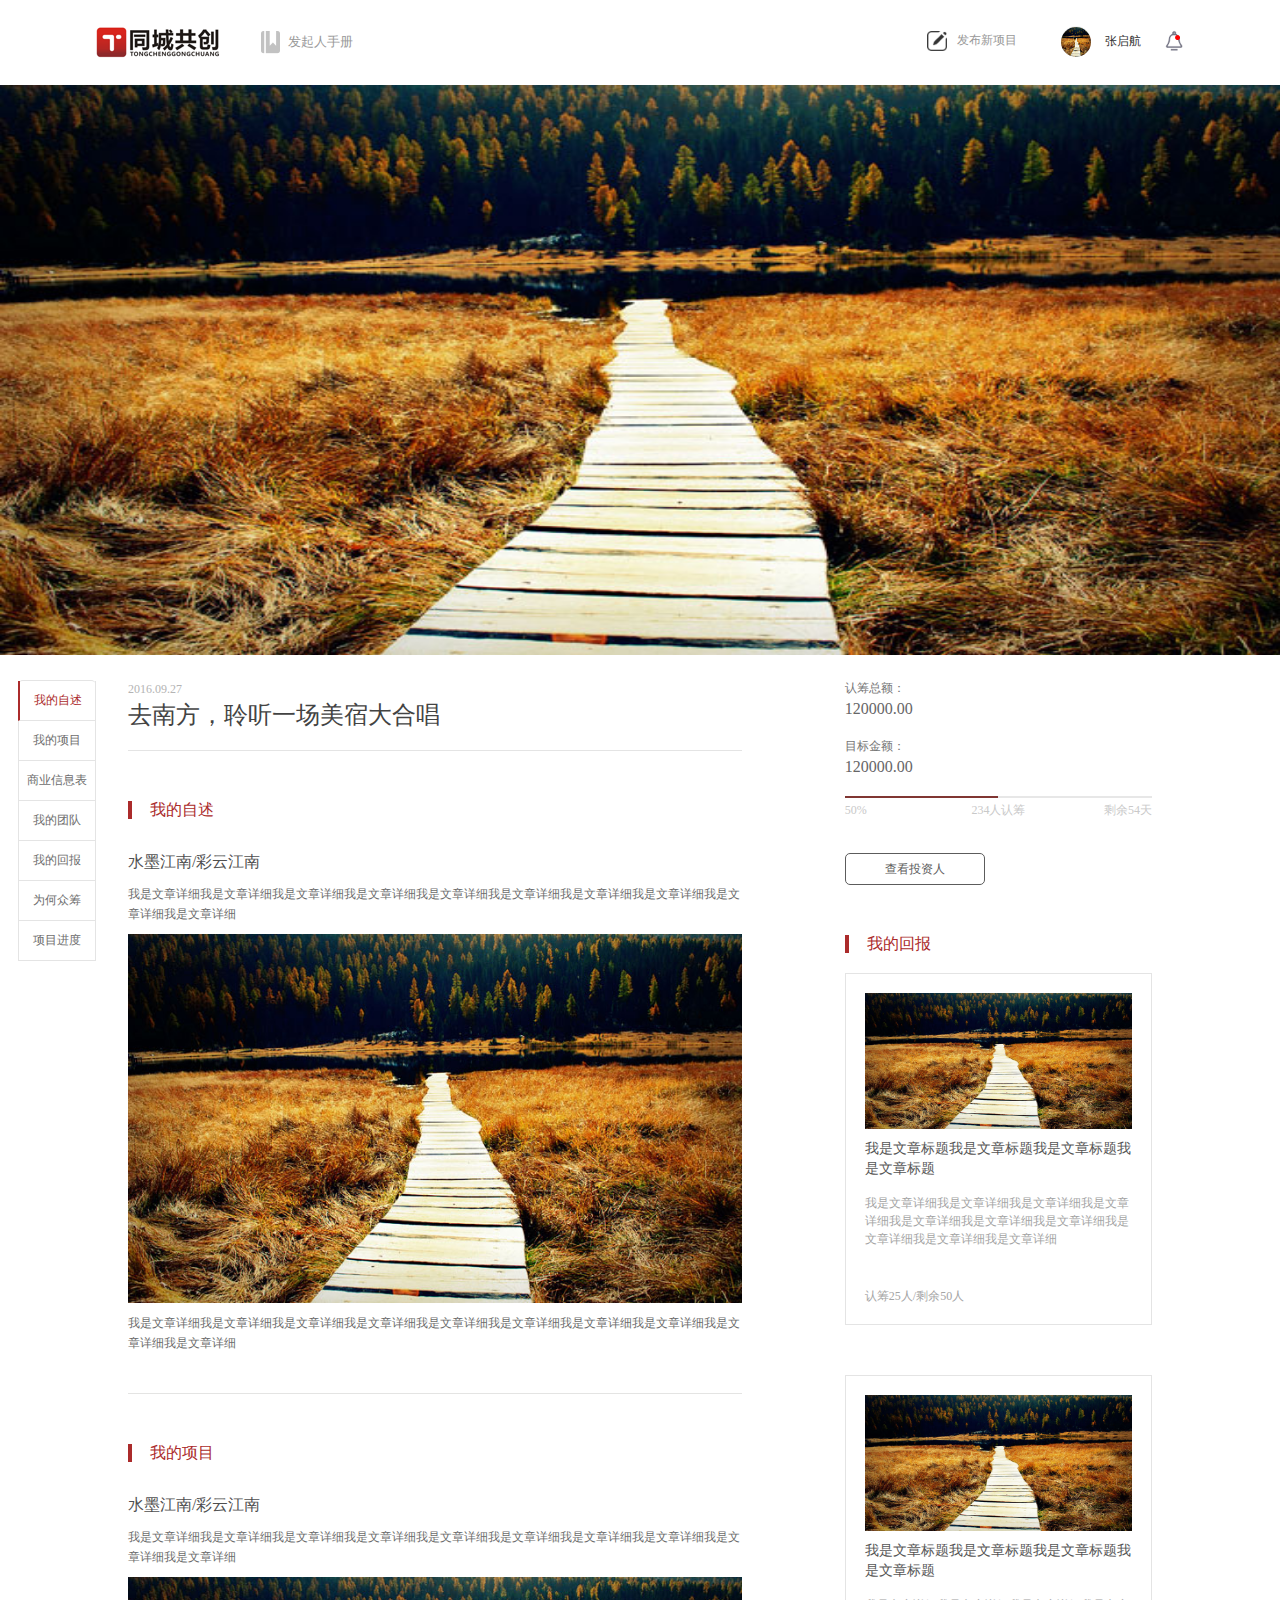
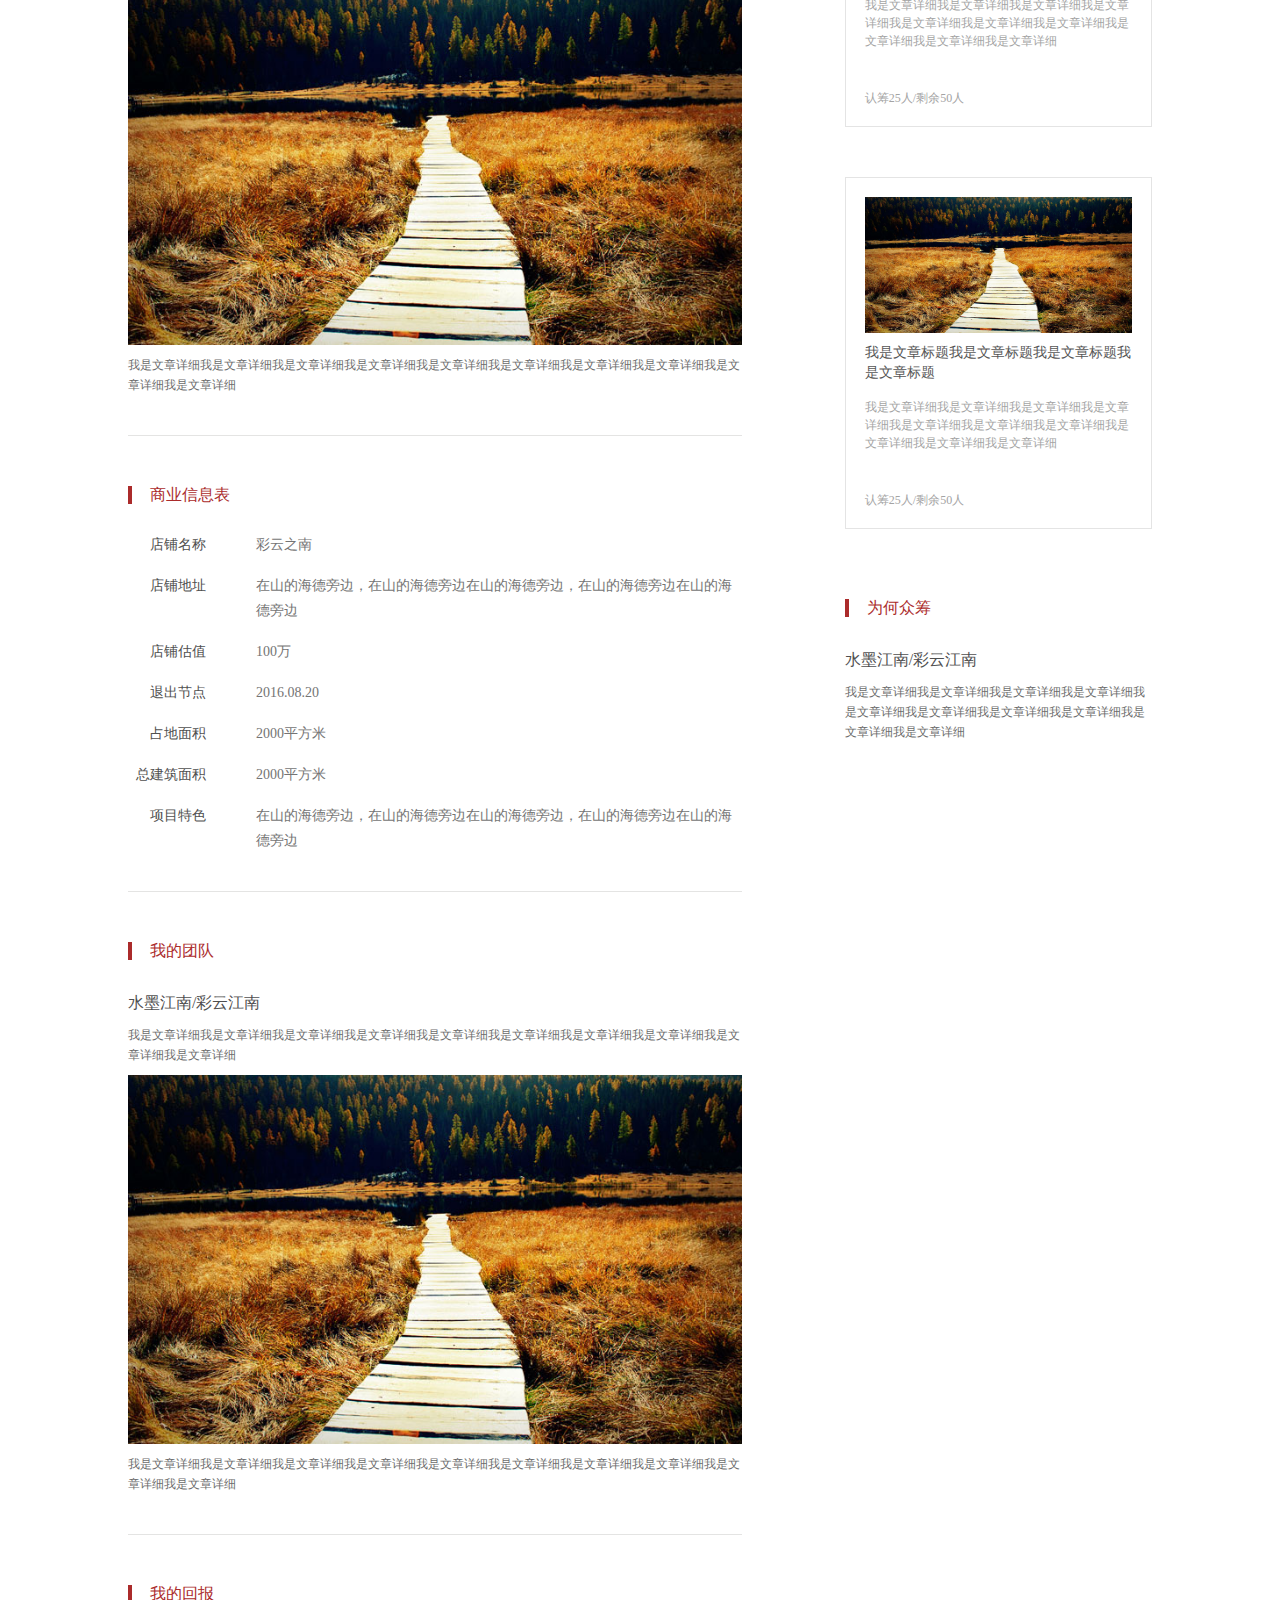
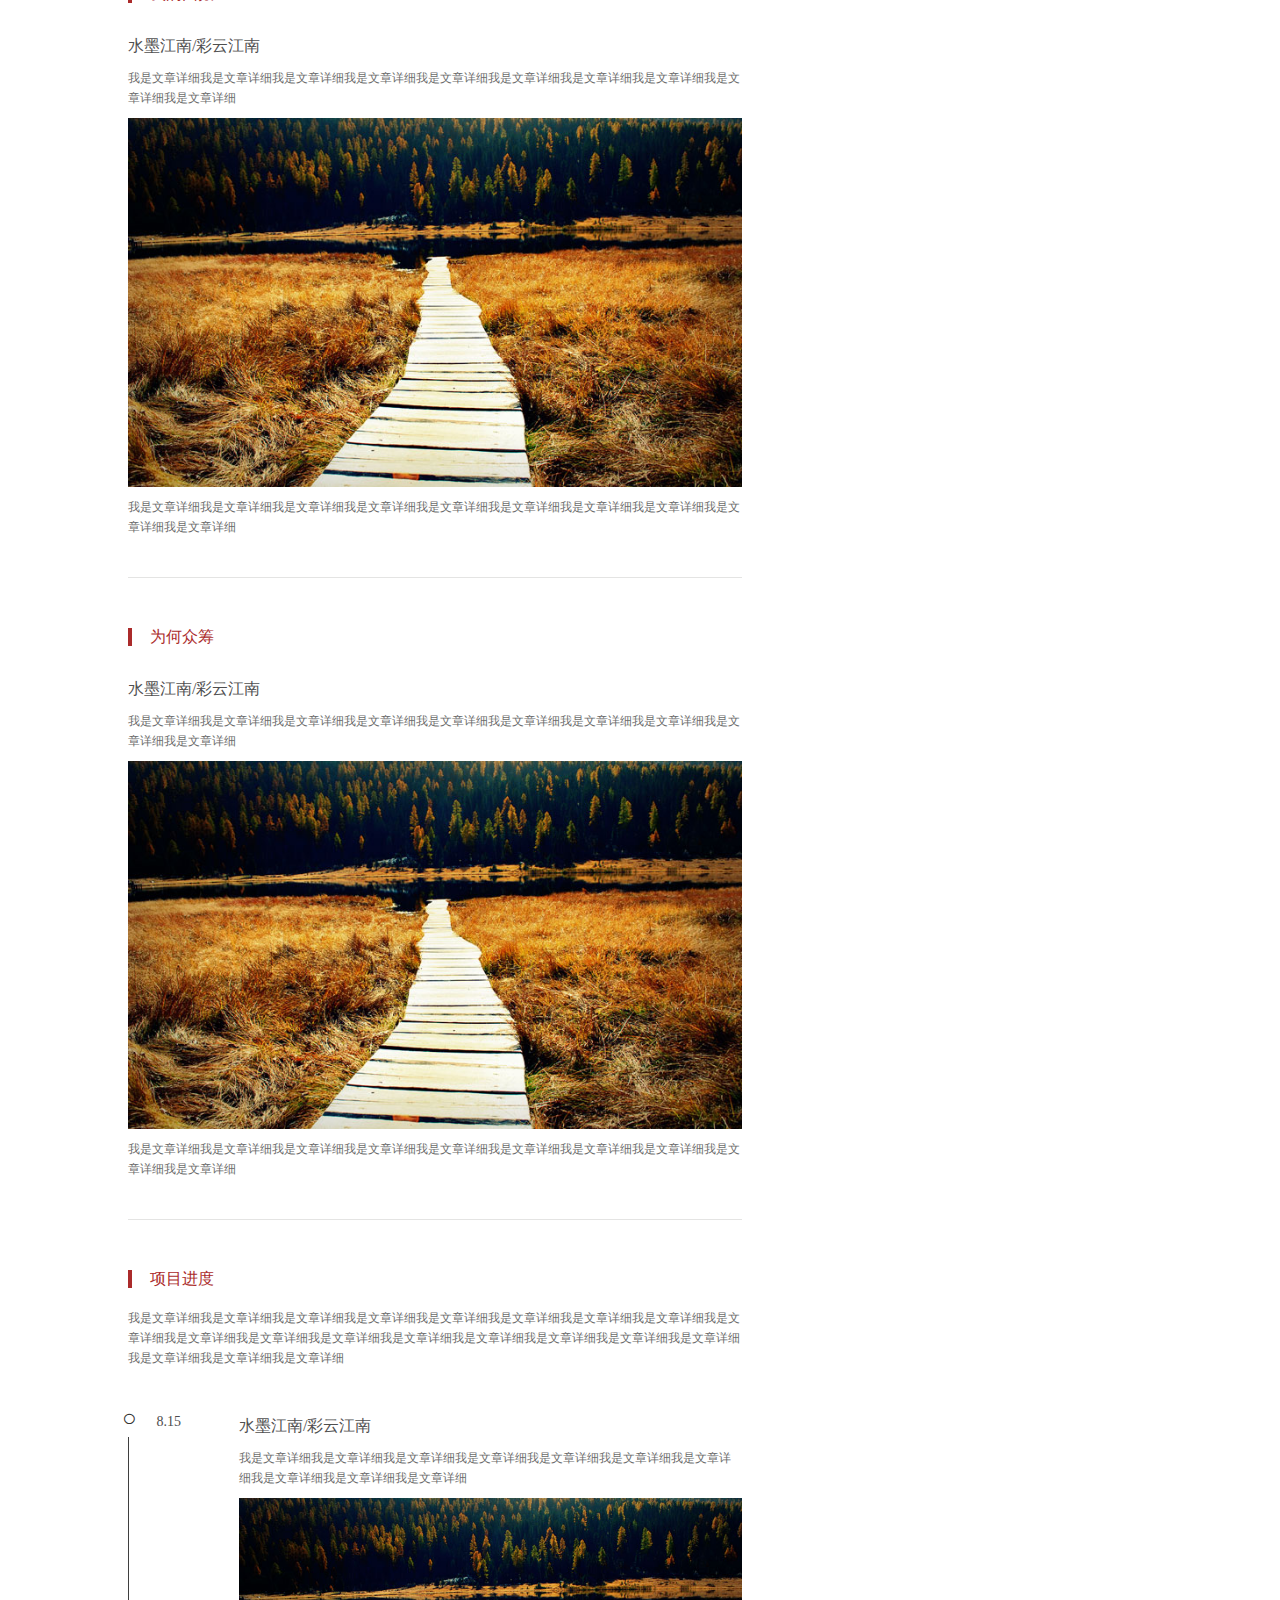
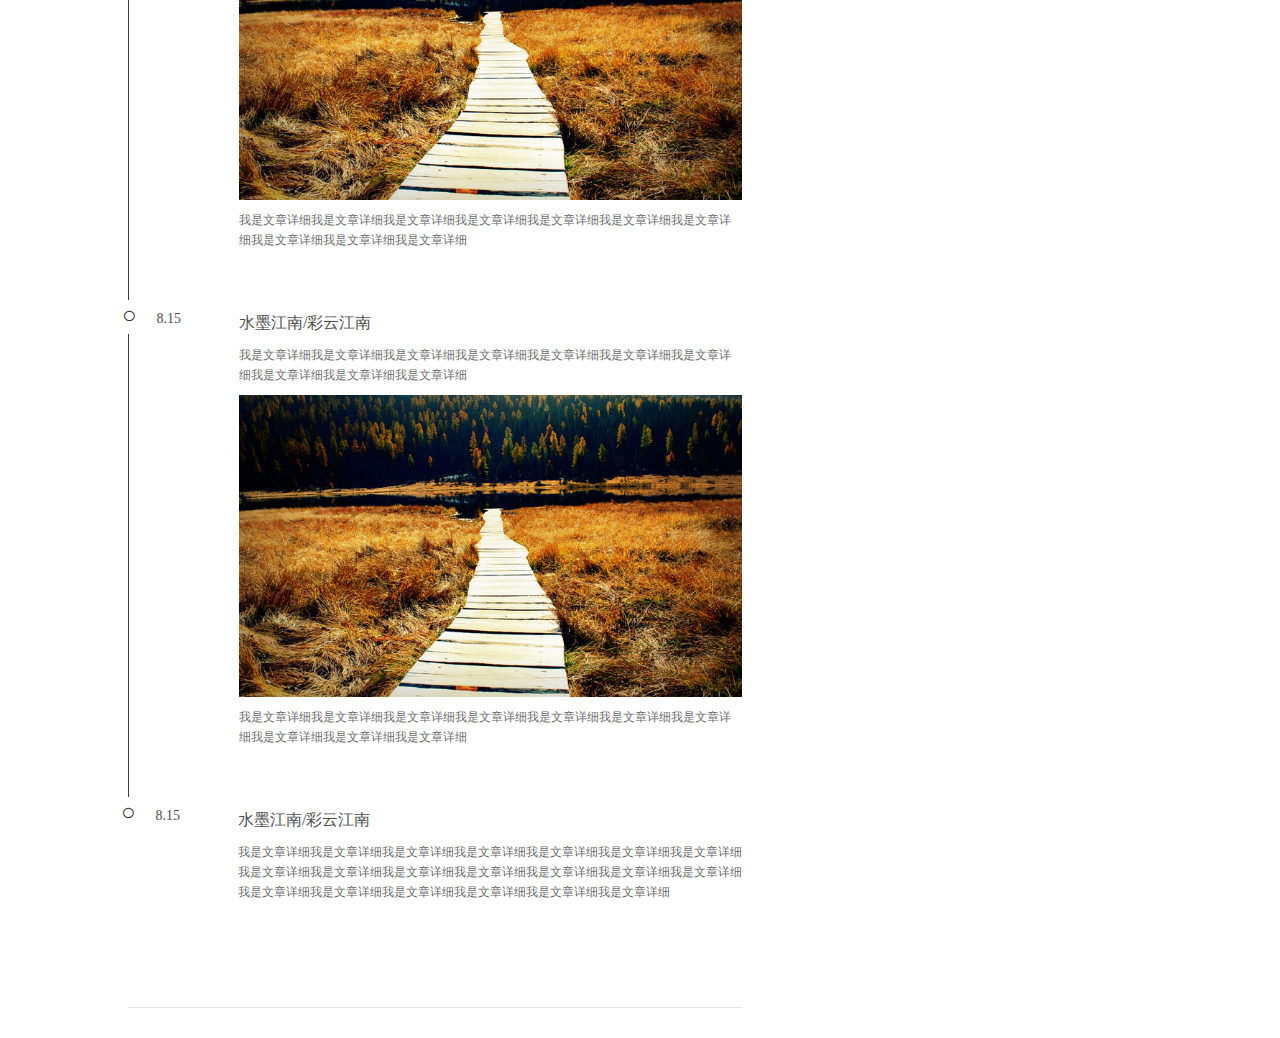
<file: tcgc_web/查看.html>
﻿<!DOCTYPE html>
<html>
  <head>
    <title>查看</title>
    <meta http-equiv="X-UA-Compatible" content="IE=edge"/>
    <meta http-equiv="content-type" content="text/html; charset=utf-8"/>
    <meta name="apple-mobile-web-app-capable" content="yes"/>
    <meta name="description" content="你的描述内容"/> 
    <meta name="keyword" content="关键字1,关键字2"/>
    <link type="text/css" href="css/global.css" rel="Stylesheet" />
    <link type="text/css" href="css/Garden.css" rel="Stylesheet" />
    <script type="text/javascript" src="javascript/modernizr.custom.46884.js"></script>
    <script type="text/javascript" src="javascript/jquery-1.7.1.min.js"></script>
    <script type="text/javascript" src="javascript/global.js"></script>
    <script type="text/javascript" src="javascript/jquery.slicebox.js"></script>
    
    <link type="text/css" href="css/joker.css" rel="Stylesheet" />
    <script type="text/javascript" src="javascript/joker.js"></script>
    <script type="text/javascript">
        $(function(){
             $(".yourInput").focusInput();
             modebtn();
			 $(".jyl_bfixed li").on("click",function(){
				 var a = $("body .jyl_bl_main").eq($(this).index()).offset().top;
				$('body,html').animate({scrollTop:a},1000);
			 });
        });
        
    </script>
  </head>
  <body>
    <div class="tcgc_header">
        <div class="clear tcgc_header_box">
            <div class="fl tcgc_header_boxfl"><a href="javascript:;" class="tcgc_logo"><img src="images/logo_photo.png" alt=""/></a><a href="javascript:;" class="tcgc_txt tcgc_hover3"><img src="images/set_notebook.png" alt=""/>发起人手册</a></div>
            <div class="fr tcgc_pd">
                <span class="tcgc_pdspan"></span>
                <a href="javascript:;" class="tcgc_box tcgc_mrr tcgc_hover3 tcgc_newsobj" onclick="tcgcfb()"><img src="images/mine_icon_release.png" alt=""/>发布新项目</a>
                <a href="javascript:;" class="tcgc_box tcgc_hover3 tcgc_loginregi" id="tcgc_headlogin" onclick="boxmask()">注册登录</a>
                <span class="tcgc_hide">
                    <span class="tcgc_mrr tcgc_hbox">
                        <i class="tcgc_setlist_i"></i>
                        <i class="tcgc_headimg"  id="tcgc_headimg"><img width="30" height="30"  src="images/1.jpg" alt=""/></i>
                        <i class="tcgc_user">张启航</i>
                        <span class="tcgc_setlist">
                            
                            <a class="tcgc_meobj tcgc_hover9" href="我的项目.html"><!--<img src="images/u46.png" alt="" width="21" height="20"/>--><span>我的项目</span>
</a>
                            <a class="tcgc_meset tcgc_hover9" href="设置.html"><!--<img src="images/u48.png" alt="" width="25" height="21"/>--><span>我的设置</span>
</a>
                            <a class="tcgc_meset tcgc_hover9" href="JavaScript:;" onclick="tcgcout()"><!--<img src="images/u48.png" alt="" width="25" height="21"/>--><span>退出</span>
</a>
                        </span>
                    </span>
                    <a href="javascript:;" class="tcgc_mrr tcgc_msg" title="未读消息10条"><i class="tcgc_yesmsg"><!--没消息去掉样式tcgc_yesmsg--></i><img width="20" height="26"  src="images/u30.png" alt=""/></a>
                </span>
            </div>
        </div>

    </div>
    
    <div class="jyl_ban">
    	<img alt="" src="images/1.jpg">
    </div>
    <div class="j_goxia_a_red_tjb">项目已提交，审核需要1-2个工作日</div>
    
    <div class="BoxBack3"></div>
    <div class="j_sz_dz_x_table_sc_pd j_sz_dz_x_table_sc_pd2">
    	<p>确定要删除此项目？</p>
    	<p><span class="j_sz_dz_x_table_sc_pdy j_sz_dz_x_table_sc_pdy2">确定</span><span class="j_sz_dz_x_table_sc_pdn j_sz_dz_x_table_sc_pdn2">取消</span></p>
    </div>
    
    <div class="jyl_b" id="jyl_b">
    	<div class="jyl_bl fl">
        	
            <div class="jyl_bfixed">
                <ul>
                    <li class="jyl_bfixedli"><a title="我的自述">我的自述</a></li>
                    <li><a title="我的项目">我的项目</a></li>
                    <li><a title="商业信息表">商业信息表</a></li>
                    <li><a title="我的团队">我的团队</a></li>
                    <li><a title="我的回报">我的回报</a></li>
                    <li><a title="为何众筹">为何众筹</a></li>
                    <li><a title="项目进度">项目进度</a></li>
                </ul>
            </div>
        	<p class="jyl_bl_time">2016.09.27</p>
            <p class="jyl_bl_tit">去南方，聆听一场美宿大合唱</p>
            <div class="jyl_bl_main" id="jyl_bl_main1">
            	<div class="jyl_tit"><b>我的自述</b></div>
                <div class="jyl_br_whzct">水墨江南/彩云江南</div>
            	<div class="jyl_br_whzcb">我是文章详细我是文章详细我是文章详细我是文章详细我是文章详细我是文章详细我是文章详细我是文章详细我是文章详细我是文章详细<p><img alt="" src="images/1.jpg"></p>我是文章详细我是文章详细我是文章详细我是文章详细我是文章详细我是文章详细我是文章详细我是文章详细我是文章详细我是文章详细</div>
            </div>
            <div class="jyl_bl_main" id="jyl_bl_main2">
            	<div class="jyl_tit"><b>我的项目</b></div>
                <div class="jyl_br_whzct">水墨江南/彩云江南</div>
            	<div class="jyl_br_whzcb">我是文章详细我是文章详细我是文章详细我是文章详细我是文章详细我是文章详细我是文章详细我是文章详细我是文章详细我是文章详细<p><img alt="" src="images/1.jpg"></p>我是文章详细我是文章详细我是文章详细我是文章详细我是文章详细我是文章详细我是文章详细我是文章详细我是文章详细我是文章详细</div>
            </div>
            <div class="jyl_bl_main" id="jyl_bl_main3">
            	<div class="jyl_tit"><b>商业信息表</b></div>
                <div class="jyl_br_whzc_table">
                	<table cellspacing="0" cellpadding="0" width="100%">
                    	<tr>
                        	<td class="jyl_br_whzc_table_name">店铺名称</td>
                            <td>彩云之南</td>
                        </tr>
                    	<tr>
                        	<td class="jyl_br_whzc_table_name">店铺地址</td>
                            <td>在山的海德旁边，在山的海德旁边在山的海德旁边，在山的海德旁边在山的海德旁边</td>
                        </tr>
                    	<tr>
                        	<td class="jyl_br_whzc_table_name">店铺估值</td>
                            <td>100万</td>
                        </tr>
                    	<tr>
                        	<td class="jyl_br_whzc_table_name">退出节点</td>
                            <td>2016.08.20</td>
                        </tr>
                    	<tr>
                        	<td class="jyl_br_whzc_table_name">占地面积</td>
                            <td>2000平方米</td>
                        </tr>
                    	<tr>
                        	<td class="jyl_br_whzc_table_name">总建筑面积</td>
                            <td>2000平方米</td>
                        </tr>
                    	<tr>
                        	<td class="jyl_br_whzc_table_name">项目特色</td>
                            <td>在山的海德旁边，在山的海德旁边在山的海德旁边，在山的海德旁边在山的海德旁边</td>
                        </tr>
                    </table>
                </div>
            </div>
            <div class="jyl_bl_main" id="jyl_bl_main4">
            	<div class="jyl_tit"><b>我的团队</b></div>
                <div class="jyl_br_whzct">水墨江南/彩云江南</div>
            	<div class="jyl_br_whzcb">我是文章详细我是文章详细我是文章详细我是文章详细我是文章详细我是文章详细我是文章详细我是文章详细我是文章详细我是文章详细<p><img alt="" src="images/1.jpg"></p>我是文章详细我是文章详细我是文章详细我是文章详细我是文章详细我是文章详细我是文章详细我是文章详细我是文章详细我是文章详细</div>
            </div>
            <div class="jyl_bl_main" id="jyl_bl_main5">
            	<div class="jyl_tit"><b>我的回报</b></div>
                <div class="jyl_br_whzct">水墨江南/彩云江南</div>
            	<div class="jyl_br_whzcb">我是文章详细我是文章详细我是文章详细我是文章详细我是文章详细我是文章详细我是文章详细我是文章详细我是文章详细我是文章详细<p><img alt="" src="images/1.jpg"></p>我是文章详细我是文章详细我是文章详细我是文章详细我是文章详细我是文章详细我是文章详细我是文章详细我是文章详细我是文章详细</div>
            </div>
            <div class="jyl_bl_main" id="jyl_bl_main6">
            	<div class="jyl_tit"><b>为何众筹</b></div>
                <div class="jyl_br_whzct">水墨江南/彩云江南</div>
            	<div class="jyl_br_whzcb">我是文章详细我是文章详细我是文章详细我是文章详细我是文章详细我是文章详细我是文章详细我是文章详细我是文章详细我是文章详细<p><img alt="" src="images/1.jpg"></p>我是文章详细我是文章详细我是文章详细我是文章详细我是文章详细我是文章详细我是文章详细我是文章详细我是文章详细我是文章详细</div>
            </div>
            <div class="jyl_bl_main" id="jyl_bl_main7">
            	<div class="jyl_tit"><b>项目进度</b></div>
                <div class="jyl_br_whzcb">我是文章详细我是文章详细我是文章详细我是文章详细我是文章详细我是文章详细我是文章详细我是文章详细我是文章详细我是文章详细我是文章详细我是文章详细我是文章详细我是文章详细我是文章详细我是文章详细我是文章详细我是文章详细我是文章详细我是文章详细</div>
            	<div class="jyl_br_whzc_jd">
                	<ul>
                    	<li>
                        	<i class="jyl_br_whzc_jd_time">○<a>8.15</a></i>
                            <div class="jyl_br_whzct">水墨江南/彩云江南</div>
                            <div class="jyl_br_whzcb">我是文章详细我是文章详细我是文章详细我是文章详细我是文章详细我是文章详细我是文章详细我是文章详细我是文章详细我是文章详细<p><img alt="" src="images/1.jpg"></p>我是文章详细我是文章详细我是文章详细我是文章详细我是文章详细我是文章详细我是文章详细我是文章详细我是文章详细我是文章详细</div>
                        </li>
                        <li>
                        	<i class="jyl_br_whzc_jd_time">○<a>8.15</a></i>
                            <div class="jyl_br_whzct">水墨江南/彩云江南</div>
                            <div class="jyl_br_whzcb">我是文章详细我是文章详细我是文章详细我是文章详细我是文章详细我是文章详细我是文章详细我是文章详细我是文章详细我是文章详细<p><img alt="" src="images/1.jpg"></p>我是文章详细我是文章详细我是文章详细我是文章详细我是文章详细我是文章详细我是文章详细我是文章详细我是文章详细我是文章详细</div>
                        </li>
                        <li>
                        	<i class="jyl_br_whzc_jd_time">○<a>8.15</a></i>
                            <div class="jyl_br_whzct">水墨江南/彩云江南</div>
                            <div class="jyl_br_whzcb">我是文章详细我是文章详细我是文章详细我是文章详细我是文章详细我是文章详细我是文章详细我是文章详细我是文章详细我是文章详细我是文章详细我是文章详细我是文章详细我是文章详细我是文章详细我是文章详细我是文章详细我是文章详细我是文章详细我是文章详细</div>
                        </li>
                    </ul>
                </div>
            </div>
        </div>
    	<div class="jyl_br fr">
        	<div class="jyl_br_mon">
            	<p class="jyl_br_mon_name">认筹总额：</p>
            	<p class="jyl_br_mon_length">120000.00</p>
            	<p class="jyl_br_mon_name">目标金额：</p>
            	<p class="jyl_br_mon_length">120000.00</p>
                <div class="jyl_br_mon_tu"><i style="width:50%;"></i></div>
                <div class="jyl_br_mon_tu_z"><a class="fl">50%</a><b>234人认筹</b><a class="fr">剩余54天</a></div>
                <a href="javascript:;" title="查看投资人" class="jyl_br_mon_a">查看投资人</a>
            </div>
            <div class="jyl_tit"><b>我的回报</b></div>
            <div class="jyl_br_hb">
            	<ul>
                	<li>
                    	<a href="javascript:;" title="" class="jyl_br_hb_img"><img alt="" src="images/1.jpg"></a>
                        <a href="javascript:;" title="" class="jyl_br_hb_name">我是文章标题我是文章标题我是文章标题我是文章标题</a>
                        <span class="jyl_br_hb_box">我是文章详细我是文章详细我是文章详细我是文章详细我是文章详细我是文章详细我是文章详细我是文章详细我是文章详细我是文章详细</span>
                    	<p class="jyl_br_hb_length">认筹25人/剩余50人</p>
                    </li>
                    <li>
                    	<a href="javascript:;" title="" class="jyl_br_hb_img"><img alt="" src="images/1.jpg"></a>
                        <a href="javascript:;" title="" class="jyl_br_hb_name">我是文章标题我是文章标题我是文章标题我是文章标题</a>
                        <span class="jyl_br_hb_box">我是文章详细我是文章详细我是文章详细我是文章详细我是文章详细我是文章详细我是文章详细我是文章详细我是文章详细我是文章详细</span>
                    	<p class="jyl_br_hb_length">认筹25人/剩余50人</p>
                    </li>
                    <li>
                    	<a href="javascript:;" title="" class="jyl_br_hb_img"><img alt="" src="images/1.jpg"></a>
                        <a href="javascript:;" title="" class="jyl_br_hb_name">我是文章标题我是文章标题我是文章标题我是文章标题</a>
                        <span class="jyl_br_hb_box">我是文章详细我是文章详细我是文章详细我是文章详细我是文章详细我是文章详细我是文章详细我是文章详细我是文章详细我是文章详细</span>
                    	<p class="jyl_br_hb_length">认筹25人/剩余50人</p>
                    </li>
                </ul>
            </div>
            <div class="jyl_tit"><b>为何众筹</b></div>
            <div class="jyl_br_whzct">水墨江南/彩云江南</div>
            <div class="jyl_br_whzcb">我是文章详细我是文章详细我是文章详细我是文章详细我是文章详细我是文章详细我是文章详细我是文章详细我是文章详细我是文章详细</div>
        </div>
    </div>
  </body>
</html>
</file>
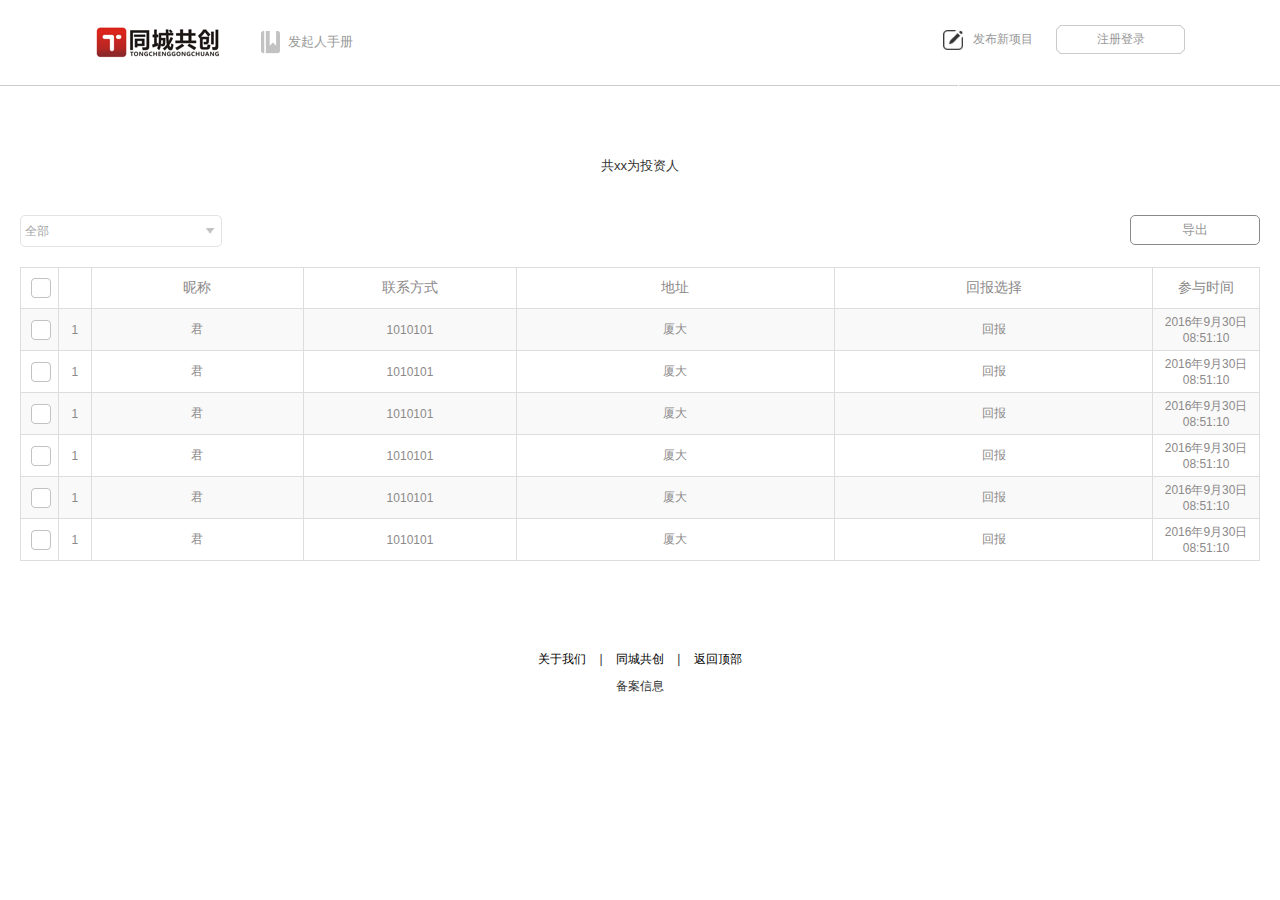
<file: tcgc_web/查看投资人.html>
<!DOCTYPE html>
<html>
  <head>
    <title>查看投资人</title>
    <meta http-equiv="X-UA-Compatible" content="IE=edge"/>
    <meta http-equiv="content-type" content="text/html; charset=utf-8"/>
    <meta name="apple-mobile-web-app-capable" content="yes"/>
    <meta name="description" content="你的描述内容"/> 
    <meta name="keyword" content="关键字1,关键字2"/>
    <link type="text/css" href="css/global.css" rel="Stylesheet" />
    <link type="text/css" href="css/Garden.css" rel="Stylesheet" />
    <link type="text/css" href="css/joker.css" rel="Stylesheet" />
    <script type="text/javascript" src="javascript/modernizr.custom.46884.js"></script>
    <script type="text/javascript" src="javascript/jquery-1.7.1.min.js"></script>
    <script type="text/javascript" src="javascript/global.js"></script>
    <script type="text/javascript" src="javascript/jquery.slicebox.js"></script>
    <script type="text/javascript" src="javascript/joker.js"></script>
    
    <script type="text/javascript">
        $(function(){
            $(".yourInput").focusInput();
            $(".tcgc_cktzr_inputche").click(function () {
                if ($(this).is(":checked")) {
                    $(".tcgc_cktzr_inputcheitem").attr("checked", "checked");
                } else {
                    $(".tcgc_cktzr_inputcheitem").removeAttr("checked");
                }
                
            });

            $(".tcgc_cktzr_tab tr:odd").find("td").addClass("tcgc_td");
            //全选
            $(".tcgc_checkboxall").click(function () {

                 if ($(this).hasClass("tcgc_chebox_span_select")) {
                     $(".tcgc_chebox_spanbtn").removeClass("tcgc_chebox_span_select");
                     $(this).removeClass("tcgc_chebox_span_select")
                 } else {
                     $(".tcgc_chebox_spanbtn").addClass("tcgc_chebox_span_select");
                     $(this).addClass("tcgc_chebox_span_select")
                 }
             });
            //box
            $(".tcgc_chebox_spanbtn").live("click", function () {
                 if ($(this).hasClass("tcgc_chebox_span_select")) {
                     $(this).removeClass("tcgc_chebox_span_select")
                 } else {
                     $(this).addClass("tcgc_chebox_span_select")
                 }

             });
            $.popok({//导出
                id: "tcgcdc",
                out: function () { },
                ok: function () {
                   

                }
            });

        });

    </script>
  </head>
  <body>
    <div class="tcgc_header">
        <div class="clear tcgc_header_box">
            <div class="fl tcgc_header_boxfl"><a href="javascript:;" class="tcgc_logo"><img src="images/logo_photo.png" alt=""/></a><a href="javascript:;" class="tcgc_txt tcgc_hover3"><img src="images/set_notebook.png" alt=""/>发起人手册</a></div>
            <div class="fr tcgc_pd">
                <span class="tcgc_pdspan"></span>
                <a href="javascript:;" class="tcgc_box tcgc_mrr tcgc_hover3 tcgc_newsobj" onclick="tcgcfb()"><img src="images/mine_icon_release.png" alt=""/>发布新项目</a>
                <a href="javascript:;" class="tcgc_box tcgc_hover3 tcgc_loginregi" id="tcgc_headlogin" onclick="boxmask()">注册登录</a>
                <span class="tcgc_hide">
                    <span class="tcgc_mrr tcgc_hbox">
                        <i class="tcgc_setlist_i"></i>
                        <i class="tcgc_headimg"  id="tcgc_headimg"><img width="30" height="30"  src="images/1.jpg" alt=""/></i>
                        <i class="tcgc_user">张启航</i>
                        <span class="tcgc_setlist">
                            
                            <a class="tcgc_meobj tcgc_hover9" href="我的项目.html"><!--<img src="images/u46.png" alt="" width="21" height="20"/>--><span>我的项目</span>
</a>
                            <a class="tcgc_meset tcgc_hover9" href="设置.html"><!--<img src="images/u48.png" alt="" width="25" height="21"/>--><span>我的设置</span>
</a>
                            <a class="tcgc_meset tcgc_hover9" href="JavaScript:;" onclick="tcgcout()"><!--<img src="images/u48.png" alt="" width="25" height="21"/>--><span>退出</span>
</a>
                        </span>
                    </span>
                    <a href="javascript:;" class="tcgc_mrr tcgc_msg" title="未读消息10条"><i class="tcgc_yesmsg"><!--没消息去掉样式tcgc_yesmsg--></i><img width="20" height="26"  src="images/u30.png" alt=""/></a>
                </span>
            </div>
        </div>
      
    </div>
        <div class="tcgc_border"></div>
    <div class="tcgc_content">  
        <div class="tcgc_cktzr">
            <div class="tcgc_cktzr_title">共xx为投资人</div>
            <div class="tcgc_cktzr_sx clear">
                <div class="fl tcgc_cktzr_sxboxs">
                   <div class="j_table1_input1 j_table1_input_xiala j_table1_input_pinpaic">全部</div>
                                            <div class="j_table1_input_pinpaib j_table1_input_pinpaib2 j_table1_input_pinpaib3">
                                                <div>全部</div>
                                                <div>回报1</div>
                                                <div>回报2</div>
                                                <div>回报3</div>
                                                <div>回报4</div>
                                            </div>
                                            <div class="BoxBack"></div>
                </div>
                <input type="button" value="导出" class="fr tcgc_daochu"onclick="tcgcdc()" id="tcgcdc" />
            </div>
            <div class="tcgc_cktzr_tabbox">
                <table cellpadding="0" cellspacing="1" class="tcgc_cktzr_tab">
                    <tr>
                        <th align="left" width="20" class="tcgc_cktzr_che"><span class="tcgc_chebox_span tcgc_checkboxall"></span></th>
                        <th align="center" width="30"></th>
                        <th align="center" width="200">昵称</th>
                        <th align="center" width="200">联系方式</th>
                        <th align="center" width="300">地址</th>
                        <th align="center" width="300">回报选择</th>
                        <th align="center" width="100">参与时间</th>
                    </tr>
                    <tr>
                        <td align="left" class="tcgc_cktzr_che"><span class="tcgc_chebox_span tcgc_chebox_spanbtn"></span></td>
                        <td align="center">1</td>
                        <td align="center">君</td>
                        <td align="center">1010101</td>
                        <td align="center">厦大</td>
                        <td align="center">回报</td>
                        <td align="center">2016年9月30日08:51:10</td>
                    </tr>
                    <tr>
                        <td align="left" class="tcgc_cktzr_che"><span class="tcgc_chebox_span tcgc_chebox_spanbtn"></span></td>
                        <td align="center">1</td>
                        <td align="center">君</td>
                        <td align="center">1010101</td>
                        <td align="center">厦大</td>
                        <td align="center">回报</td>
                        <td align="center">2016年9月30日08:51:10</td>
                    </tr>
                    <tr>
                        <td align="left" class="tcgc_cktzr_che"><span class="tcgc_chebox_span tcgc_chebox_spanbtn"></span></td>
                        <td align="center">1</td>
                        <td align="center">君</td>
                        <td align="center">1010101</td>
                        <td align="center">厦大</td>
                        <td align="center">回报</td>
                        <td align="center">2016年9月30日08:51:10</td>
                    </tr>
                    <tr>
                        <td align="left" class="tcgc_cktzr_che"><span class="tcgc_chebox_span tcgc_chebox_spanbtn"></span></td>
                        <td align="center">1</td>
                        <td align="center">君</td>
                        <td align="center">1010101</td>
                        <td align="center">厦大</td>
                        <td align="center">回报</td>
                        <td align="center">2016年9月30日08:51:10</td>
                    </tr>
                    <tr>
                        <td align="left" class="tcgc_cktzr_che"><span class="tcgc_chebox_span tcgc_chebox_spanbtn"></span></td>
                        <td align="center">1</td>
                        <td align="center">君</td>
                        <td align="center">1010101</td>
                        <td align="center">厦大</td>
                        <td align="center">回报</td>
                        <td align="center">2016年9月30日08:51:10</td>
                    </tr>
                    <tr>
                        <td align="left" class="tcgc_cktzr_che"><span class="tcgc_chebox_span tcgc_chebox_spanbtn"></span></td>
                        <td align="center">1</td>
                        <td align="center">君</td>
                        <td align="center">1010101</td>
                        <td align="center">厦大</td>
                        <td align="center">回报</td>
                        <td align="center">2016年9月30日08:51:10</td>
                    </tr>
                </table>
            </div>
        </div>
    </div>
    <div class="tcgc_footer">
        <div class="tcgc_link">
            <a href="javascript:;">关于我们</a> | 
            <a href="javascript:;">同城共创</a> | 
            <a href="javascript:;" onclick="returnhead()">返回顶部</a>
        </div>
        <div class="tcgc_beian">备案信息</div>
    </div>
  </body>
</html>
</file>
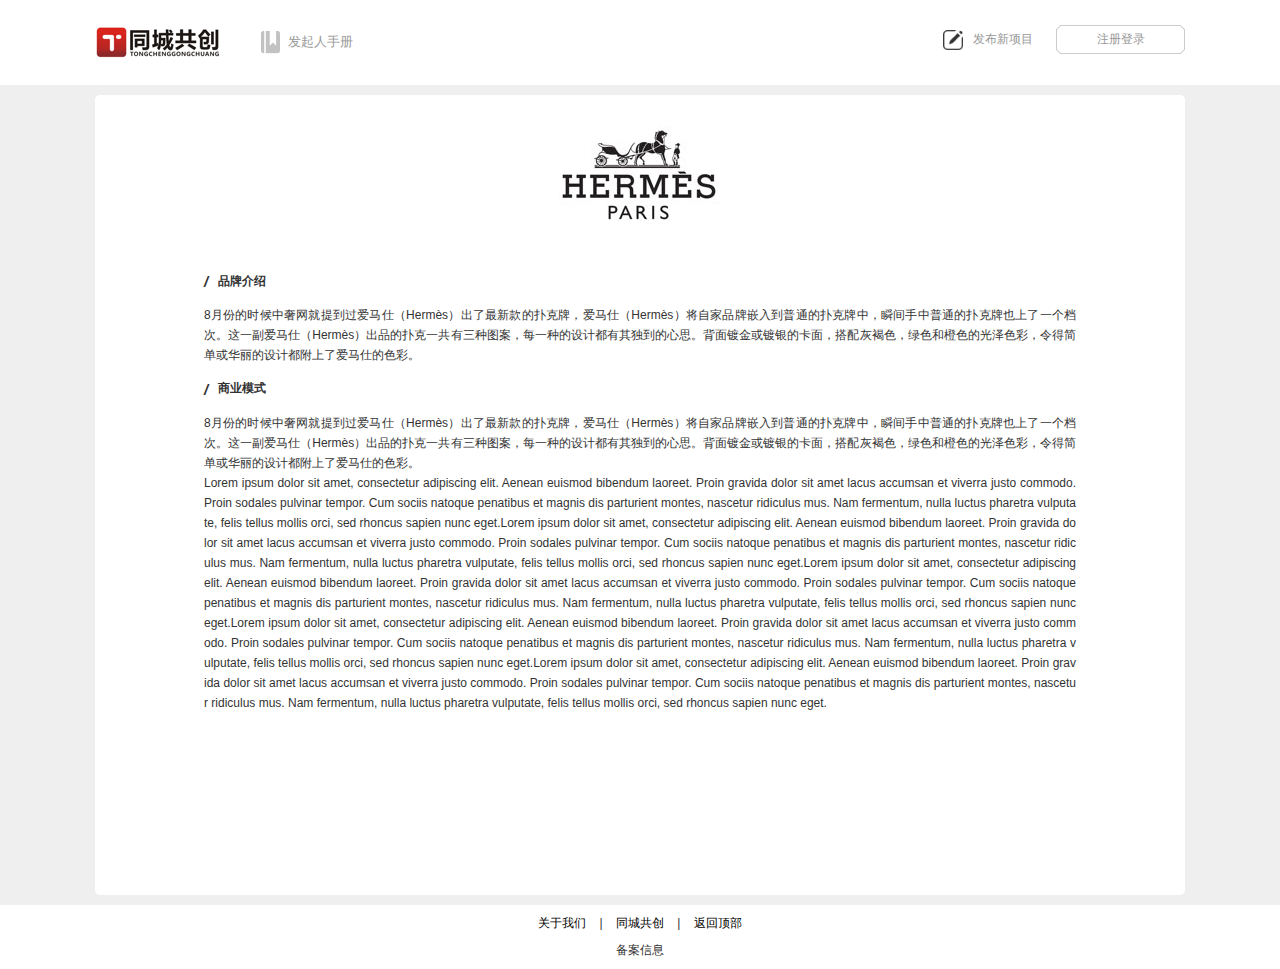
<file: tcgc_web/查看推荐品牌.html>
﻿<!DOCTYPE html>
<html>
  <head>
    <title>查看推荐品牌</title>
    <meta http-equiv="X-UA-Compatible" content="IE=edge"/>
    <meta http-equiv="content-type" content="text/html; charset=utf-8"/>
    <meta name="apple-mobile-web-app-capable" content="yes"/>
    <meta name="description" content="你的描述内容"/> 
    <meta name="keyword" content="关键字1,关键字2"/>
    <link type="text/css" href="css/global.css" rel="Stylesheet" />
    <link type="text/css" href="css/Garden.css" rel="Stylesheet" />
    <script type="text/javascript" src="javascript/modernizr.custom.46884.js"></script>
    <script type="text/javascript" src="javascript/jquery-1.7.1.min.js"></script>
    <script type="text/javascript" src="javascript/global.js"></script>
    <script type="text/javascript" src="javascript/jquery.slicebox.js"></script>
    
    <script type="text/javascript">
        $(function(){
             $(".yourInput").focusInput();
            
           
					
        });
       
    </script>
  </head>
  <body>
    <div class="tcgc_header">
        <div class="clear tcgc_header_box">
            <div class="fl tcgc_header_boxfl"><a href="javascript:;" class="tcgc_logo"><img src="images/logo_photo.png" alt=""/></a><a href="javascript:;" class="tcgc_txt tcgc_hover3"><img src="images/set_notebook.png" alt=""/>发起人手册</a></div>
            <div class="fr tcgc_pd">
                <span class="tcgc_pdspan"></span>
                <a href="javascript:;" class="tcgc_box tcgc_mrr tcgc_hover3 tcgc_newsobj" onclick="tcgcfb()"><img src="images/mine_icon_release.png" alt=""/>发布新项目</a>
                <a href="javascript:;" class="tcgc_box tcgc_hover3 tcgc_loginregi" id="tcgc_headlogin" onclick="boxmask()">注册登录</a>
                <span class="tcgc_hide">
                    <span class="tcgc_mrr tcgc_hbox">
                        <i class="tcgc_setlist_i"></i>
                        <i class="tcgc_headimg"  id="tcgc_headimg"><img width="30" height="30"  src="images/1.jpg" alt=""/></i>
                        <i class="tcgc_user">张启航</i>
                        <span class="tcgc_setlist">
                            
                            <a class="tcgc_meobj tcgc_hover9" href="我的项目.html"><!--<img src="images/u46.png" alt="" width="21" height="20"/>--><span>我的项目</span>
</a>
                            <a class="tcgc_meset tcgc_hover9" href="设置.html"><!--<img src="images/u48.png" alt="" width="25" height="21"/>--><span>我的设置</span>
</a>
                            <a class="tcgc_meset tcgc_hover9" href="JavaScript:;" onclick="tcgcout()"><!--<img src="images/u48.png" alt="" width="25" height="21"/>--><span>退出</span>
</a>
                        </span>
                    </span>
                    <a href="javascript:;" class="tcgc_mrr tcgc_msg" title="未读消息10条"><i class="tcgc_yesmsg"><!--没消息去掉样式tcgc_yesmsg--></i><img width="20" height="26"  src="images/u30.png" alt=""/></a>
                </span>
            </div>
        </div>

    </div>
   <div class="tcgc_content tcgc_bg tcgc_wdxx">
        <div class="tcgc_xmsz_contbox">
            <div class="tcgc_xmsz_fr">
                <div class="tcgc_set_boxbg">
                  <div class="tcgc_tjpp_top"><img src="images/u2124003.jpg" /></div>
                    <div class="tcgc_tjpp_cont">
                        <div>
                        <div class="tcgc_tjpp_cont_top"><i>/</i>品牌介绍</div>
                        <div class="tcgc_tjpp_cont_c">
                            8月份的时候中奢网就提到过爱马仕（Hermès）出了最新款的扑克牌，爱马仕（Hermès）将自家品牌嵌入到普通的扑克牌中，瞬间手中普通的扑克牌也上了一个档次。这一副爱马仕（Hermès）出品的扑克一共有三种图案，每一种的设计都有其独到的心思。背面镀金或镀银的卡面，搭配灰褐色，绿色和橙色的光泽色彩，令得简单或华丽的设计都附上了爱马仕的色彩。
                        </div>
                         <div class="tcgc_tjpp_cont_top"><i>/</i>商业模式</div>
                        <div class="tcgc_tjpp_cont_c">
                            8月份的时候中奢网就提到过爱马仕（Hermès）出了最新款的扑克牌，爱马仕（Hermès）将自家品牌嵌入到普通的扑克牌中，瞬间手中普通的扑克牌也上了一个档次。这一副爱马仕（Hermès）出品的扑克一共有三种图案，每一种的设计都有其独到的心思。背面镀金或镀银的卡面，搭配灰褐色，绿色和橙色的光泽色彩，令得简单或华丽的设计都附上了爱马仕的色彩。
                        </div>
                            </div>
                        <div class="tcgc_tjpp_cont_c">
                            Lorem ipsum dolor sit amet, consectetur adipiscing elit. Aenean euismod bibendum laoreet. Proin gravida dolor sit amet lacus accumsan et viverra justo commodo. Proin sodales pulvinar tempor. Cum sociis natoque penatibus et magnis dis parturient montes, nascetur ridiculus mus. Nam fermentum, nulla luctus pharetra vulputate, felis tellus mollis orci, sed rhoncus sapien nunc eget.Lorem ipsum dolor sit amet, consectetur adipiscing elit. Aenean euismod bibendum laoreet. Proin gravida dolor sit amet lacus accumsan et viverra justo commodo. Proin sodales pulvinar tempor. Cum sociis natoque penatibus et magnis dis parturient montes, nascetur ridiculus mus. Nam fermentum, nulla luctus pharetra vulputate, felis tellus mollis orci, sed rhoncus sapien nunc eget.Lorem ipsum dolor sit amet, consectetur adipiscing elit. Aenean euismod bibendum laoreet. Proin gravida dolor sit amet lacus accumsan et viverra justo commodo. Proin sodales pulvinar tempor. Cum sociis natoque penatibus et magnis dis parturient montes, nascetur ridiculus mus. Nam fermentum, nulla luctus pharetra vulputate, felis tellus mollis orci, sed rhoncus sapien nunc eget.Lorem ipsum dolor sit amet, consectetur adipiscing elit. Aenean euismod bibendum laoreet. Proin gravida dolor sit amet lacus accumsan et viverra justo commodo. Proin sodales pulvinar tempor. Cum sociis natoque penatibus et magnis dis parturient montes, nascetur ridiculus mus. Nam fermentum, nulla luctus pharetra vulputate, felis tellus mollis orci, sed rhoncus sapien nunc eget.Lorem ipsum dolor sit amet, consectetur adipiscing elit. Aenean euismod bibendum laoreet. Proin gravida dolor sit amet lacus accumsan et viverra justo commodo. Proin sodales pulvinar tempor. Cum sociis natoque penatibus et magnis dis parturient montes, nascetur ridiculus mus. Nam fermentum, nulla luctus pharetra vulputate, felis tellus mollis orci, sed rhoncus sapien nunc eget.

                        </div>
                    </div>
                </div>
            </div>
        </div>

    </div>
    <div class="tcgc_footer">
        <div class="tcgc_link">
            <a href="javascript:;">关于我们</a> | 
            <a href="javascript:;">同城共创</a> | 
            <a href="javascript:;" onclick="returnhead()">返回顶部</a>
        </div>
        <div class="tcgc_beian">备案信息</div>
    </div>
  </body>
</html>
</file>
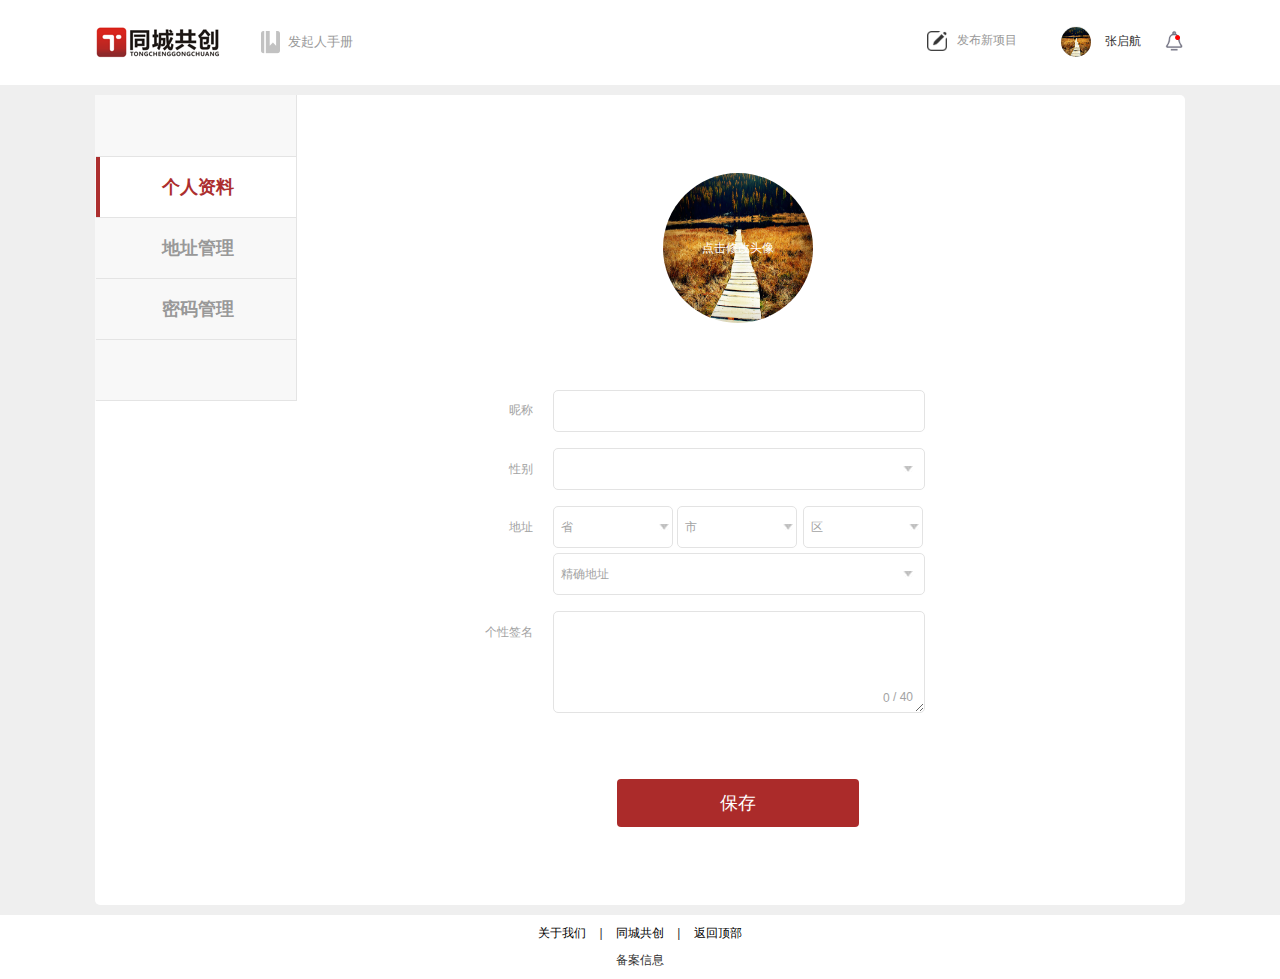
<file: tcgc_web/设置.html>
<!DOCTYPE html>
<html>
  <head>
    <title>设置</title>
    <meta http-equiv="X-UA-Compatible" content="IE=edge"/>
    <meta http-equiv="content-type" content="text/html; charset=utf-8"/>
    <meta name="apple-mobile-web-app-capable" content="yes"/>
    <meta name="description" content="你的描述内容"/> 
    <meta name="keyword" content="关键字1,关键字2,---"/>
    <link type="text/css" href="css/global.css" rel="Stylesheet" />
    <link type="text/css" href="css/Garden.css" rel="Stylesheet" />
    <script type="text/javascript" src="javascript/modernizr.custom.46884.js"></script>
    <script type="text/javascript" src="javascript/jquery-1.7.1.min.js"></script>
    <script type="text/javascript" src="javascript/global.js"></script>
    <script type="text/javascript" src="javascript/jquery.slicebox.js"></script>
    
    <script type="text/javascript">
        $(function(){
             $(".yourInput").focusInput();
             modebtn();
             $(".tcgc_set_lul a").click(function () {
                 $(".tcgc_set_lul a").removeClass("tcgc_set_select");
                 $(this).addClass("tcgc_set_select");
                 $(".tcgc_set_rbox").hide().eq($(this).attr("_id")).show();
             });
        });
        
    </script>
  </head>
  <body>
    <div class="tcgc_header">
        <div class="clear tcgc_header_box">
            <div class="fl tcgc_header_boxfl"><a href="javascript:;" class="tcgc_logo"><img src="images/logo_photo.png" alt=""/></a><a href="javascript:;" class="tcgc_txt tcgc_hover3"><img src="images/set_notebook.png" alt=""/>发起人手册</a></div>
            <div class="fr tcgc_pd">
                <span class="tcgc_pdspan"></span>
                <a href="javascript:;" class="tcgc_box tcgc_mrr tcgc_hover3 tcgc_newsobj" onclick="tcgcfb()"><img src="images/mine_icon_release.png" alt=""/>发布新项目</a>
                <a href="javascript:;" class="tcgc_box tcgc_hover3 tcgc_loginregi" id="tcgc_headlogin" onclick="boxmask()">注册登录</a>
                <span class="tcgc_hide">
                    <span class="tcgc_mrr tcgc_hbox">
                        <i class="tcgc_setlist_i"></i>
                        <i class="tcgc_headimg"  id="tcgc_headimg"><img width="30" height="30"  src="images/1.jpg" alt=""/></i>
                        <i class="tcgc_user">张启航</i>
                        <span class="tcgc_setlist">
                            
                            <a class="tcgc_meobj tcgc_hover9" href="我的项目.html"><!--<img src="images/u46.png" alt="" width="21" height="20"/>--><span>我的项目</span>
</a>
                            <a class="tcgc_meset tcgc_hover9" href="设置.html"><!--<img src="images/u48.png" alt="" width="25" height="21"/>--><span>我的设置</span>
</a>
                            <a class="tcgc_meset tcgc_hover9" href="JavaScript:;" onclick="tcgcout()"><!--<img src="images/u48.png" alt="" width="25" height="21"/>--><span>退出</span>
</a>
                        </span>
                    </span>
                    <a href="javascript:;" class="tcgc_mrr tcgc_msg" title="未读消息10条"><i class="tcgc_yesmsg"><!--没消息去掉样式tcgc_yesmsg--></i><img width="20" height="26"  src="images/u30.png" alt=""/></a>
                </span>
            </div>
        </div>

    </div>

    <div class="tcgc_content tcgc_bg tcgc_wdxx">
        <div class="tcgc_xmsz_contbox">
            <div class="tcgc_xmsz_fr">
                <div class="tcgc_set_boxbg">
                   <link type="text/css" href="css/joker.css" rel="Stylesheet" />
				   <script type="text/javascript" src="javascript/jquery.gyArea.js"></script>
                   <script type="text/javascript" src="javascript/zxb_pcasun.js"></script>
                   <script type="text/javascript" src="javascript/joker.js"></script>
                   <div class="tcgc_width clear tcgc_relative">
                       <div class="tcgc_contpaddinglr">
                       <div class="tcgc_set_l">
                           <ul class="tcgc_set_lul">
                               <li></li>
                               <li><a href="javascript:;" class="tcgc_set_select" _id="0">个人资料</a></li>
                               <li><a href="javascript:;" _id="1">地址管理</a></li>
                               <li><a href="javascript:;" _id="2">密码管理</a></li>
                               <li></li>
                           </ul>
                       </div>
                       <div class="tcgc_set_r">
                           <div class="tcgc_set_rbox">
                               <div class="tcgc_set_rcent">
                                   
                                   
                                   <table cellspacing="0" cellpadding="0" class="j_table1 tcgc_set_rcenttable">
                                    <tr>
                                        <td></td>
                                        <td>
                                            <div class="tcgc_set_headup">
                                               <span class="tcgc_set_headupspan"><img src="images/1.jpg" alt="" /><input type="file" /><i>点击修改头像</i></span>
                                           </div>
                                        </td>
                                    </tr>
                                    <tr>
                                        <td class="j_table1_name">昵称</td>
                                        <td><input name="" type="text" maxlength="10" class="j_table1_input1"></td>
                                    </tr>
                                    
                                    <tr>
                                        <td class="j_table1_name">性别</td>
                                        <td class="position">
                                            <div class="j_table1_input1 j_table1_input_xiala j_table1_input_pinpaic"></div>
                                            <div class="j_table1_input_pinpaib j_table1_input_pinpaib2 j_table1_input_pinpaib3">
                                                <div>男</div>
                                                <div>女</div>
                                            </div>
                                            <div class="BoxBack"></div>
                                        </td>
                                    </tr>
                                    <tr>
                                        <td class="j_table1_name">地址</td>
                                        <td class="position">
                                            <div class="clear">
                                                <div class="j_table1_input8 j_table1_input_xiala j_table1_input_add_sheng1 fl position">
                                                	<span class="j_table1_input_add_sheng1_span">省</span>
                                                    <div class="j_table1_input_add_box1"></div>
                                                    <div class="BoxBack5"></div>
                                                </div>
                                                <div class="j_table1_input8 j_table1_input_xiala j_table1_input_add_shi1 fl position">
                                                <span class="j_table1_input_add_shi1_span">市</span>
                                                    <div class="j_table1_input_add_box2"></div>
                                                    <div class="BoxBack5"></div>
                                                </div>
                                                <div class="j_table1_input8 j_table1_input_xiala j_table1_input_add_qu1 fr position">
                                                <span class="j_table1_input_add_qu1_span">区</span>
                                                    <div class="j_table1_input_add_box3"></div>
                                                    <div class="BoxBack5"></div>
                                                </div>
                                            </div>
                                            <div class="j_table1_input1 j_table1_input_xiala j_table1_input_add_jingquedizhi1 position">
                                            	<span class="j_table1_input_add_jingquedizhi1_span">精确地址</span>
                                            	<div class="j_table1_input_add_box4">
                                                	<a>软件园3期22栋202室</a>
                                                	<a>软件园3期22栋302室</a>
                                                	<a>软件园3期22栋402室</a>
                                                	<a>软件园3期22栋502室</a>
                                                	<a>软件园3期22栋602室</a>
                                                </div>
                                                <div class="BoxBack5"></div>
                                            </div>
                                        </td>
                                    </tr>
                                    <tr>
                                        <td class="j_table1_name">个性签名</td>
                                        <td><div class="position" id="inputlength2"><textarea name="" cols="" rows="" maxlength="40" class="j_table1_input3 j_inputlengthb"></textarea><span class="j_table1_length2 j_inputlengths"><i>0</i> / 40</span></div></td>
                                    </tr>
                                       <tr>
                                           <td></td>
                                           <td>
                                               <div class="j_goxia_a"><input name="" type="submit" class="j_goxia_a_red_gai" value="保存"></div>
                                           </td>
                                       </tr>
                                </table> 
                        		
                                
                               </div>
                           </div>
                           <div class="tcgc_set_rbox tcgc_set_rhide">
                               <div class="j_sz_dz_x">
                               	   <table class="j_sz_dz_x_table" border="0" cellspacing="0" cellpadding="0">
                                   	   <tr>
                                       	   <th>收件人</th>
                                       	   <th>联系方式</th>
                                       	   <th>所在地区</th>
                                       	   <th>具体地址</th>
                                       	   <th>操作</th>
                                       	   <th width="68">&nbsp;</th>
                                       </tr>
                                       <tr>
                                       	   <td>吴彦祖</td>
                                       	   <td>16125498452</td>
                                       	   <td>厦门市思明区</td>
                                       	   <td><span class="j_sz_dz_x_tablespan">福建省厦门市思明区观日路20之1201室</span></td>
                                       	   <td><a class="j_sz_dz_x_table_xg" title="修改">修改</a> / <a class="j_sz_dz_x_table_sc" title="删除">删除</a></td>
                                       	   <td><input name="" type="button" class="j_sz_dz_x_tablemoren" value="设置默认"></td>
                                       </tr>
                                       <tr>
                                       	   <td>吴彦祖</td>
                                       	   <td>16125498452</td>
                                       	   <td>厦门市思明区</td>
                                       	   <td><span class="j_sz_dz_x_tablespan">福建省厦门市思明区观日路20之1201室</span></td>
                                       	   <td><a class="j_sz_dz_x_table_xg" title="修改">修改</a> / <a class="j_sz_dz_x_table_sc" title="删除">删除</a></td>
                                       	   <td>&nbsp;</td>
                                       </tr>
                                       <tr>
                                       	   <td>吴彦祖</td>
                                       	   <td>16125498452</td>
                                       	   <td>厦门市思明区</td>
                                       	   <td><span class="j_sz_dz_x_tablespan">福建省厦门市思明区观日路20之1201室</span></td>
                                       	   <td><a class="j_sz_dz_x_table_xg" title="修改">修改</a> / <a class="j_sz_dz_x_table_sc" title="删除">删除</a></td>
                                       	   <td><input name="" type="button" class="j_sz_dz_x_tablemoren" value="设置默认"></td>
                                       </tr>
                                   </table>
                                   <div class="j_tjhb1 tcgc_j_tjhb1"><a>+ 添加地址</a></div>
                                   <div class="BoxBack3"></div>
                                   <div class="j_sz_dz_x_table_sc_pd j_sz_dz_x_table_sc_pd1">
                                        <p>确定要删除此地址？</p>
                                        <p><span class="j_sz_dz_x_table_sc_pdy j_sz_dz_x_table_sc_pdy1">确定</span><span class="j_sz_dz_x_table_sc_pdn j_sz_dz_x_table_sc_pdn1">取消</span></p>
                                   </div>
                               </div>
                               <div class="j_sz_dz_s" style="display:none;">
                                   <table cellspacing="0" cellpadding="0" class="j_table1" style="max-width:500px; margin:0 auto; margin-top:50px;">
                                        <tr>
                                            <td class="j_table1_name">联系人</td>
                                            <td><input name="" type="text" class="j_table1_input1"></td>
                                        </tr>
                                        <tr>
                                            <td class="j_table1_name">联系方式</td>
                                            <td><input name="" type="text" class="j_table1_input1"></td>
                                        </tr>
                                        <tr>
                                            <td class="j_table1_name">所在地区</td>
                                            <td class="position">
                                                <div class="clear">
                                                    <div class="j_table1_input8 j_table1_input_xiala j_table1_input_add_sheng1 fl position">
                                                        <span class="j_table1_input_add_sheng2_span">省</span>
                                                        <div class="j_table1_input_add_box11"></div>
                                                        <div class="BoxBack5"></div>
                                                    </div>
                                                    <div class="j_table1_input8 j_table1_input_xiala j_table1_input_add_shi1 fl position">
                                                    <span class="j_table1_input_add_shi2_span">市</span>
                                                        <div class="j_table1_input_add_box22"></div>
                                                        <div class="BoxBack5"></div>
                                                    </div>
                                                    <div class="j_table1_input8 j_table1_input_xiala j_table1_input_add_qu1 fr position">
                                                    <span class="j_table1_input_add_qu2_span">区</span>
                                                        <div class="j_table1_input_add_box33"></div>
                                                        <div class="BoxBack5"></div>
                                                    </div>
                                                </div>
                                                <div class="j_table1_input1 j_table1_input_xiala j_table1_input_add_jingquedizhi1 position">
                                                    <span class="j_table1_input_add_jingquedizhi2_span">精确地址</span>
                                                    <div class="j_table1_input_add_box44">
                                                        <a>软件园3期22栋202室</a>
                                                        <a>软件园3期22栋302室</a>
                                                        <a>软件园3期22栋402室</a>
                                                        <a>软件园3期22栋502室</a>
                                                        <a>软件园3期22栋602室</a>
                                                    </div>
                                                    <div class="BoxBack5"></div>
                                                </div>
                                            </td>
                                        </tr>
                                        
                                        <tr>
                                            <td class="j_table1_name">个性签名</td>
                                            <td><textarea name="" cols="" rows="" maxlength="40" class="j_table1_input3 j_inputlengthb"></textarea></td>
                                        </tr>
                                        
                                    <tr>
                                        <td class="j_table1_name">&nbsp;</td>
                                        <td><div class="jzf_bb_yue jzf_bb_yue2"><a class="jzf_bb_yuea" data-id="n">设为默认</a></div></td>
                                    </tr>
                                       <tr>
                                           <td></td>
                                           <td>
                                               <div class="j_goxia_a tcgc_j_goxia_a"><input name="" type="button" class="j_goxia_a_hui_gai j_sz_dz_x_fh" value="取消"><input name="" type="submit" class="j_goxia_a_red_gai j_sz_dz_x_fh" value="保存"></div>
                                           </td>
                                       </tr>
                                    </table> 
                                    
                               </div>
                           </div>
                           <div class="tcgc_set_rbox tcgc_set_rhide">
                               <table cellspacing="0" cellpadding="0" class="j_table1 j_tablegy" style="max-width:500px; margin:0 auto; margin-top:50px;">
                                    <tr>
                                        <td class="j_table1_name">手机号</td>
                                        <td><input name="" type="text" onblur="checkPhone($(this));" maxlength="11" class="j_table1_input1"></td>
                                    </tr>
                                    <tr>
                                        <td class="j_table1_name">请输入项目名称</td>
                                        <td><div class="position"><input name="" type="text" maxlength="30"  class="j_table1_input1"><input name="" type="button" class="j_table1_input_yz_gai" value="发送验证码"></div></td>
                                    </tr>
                                    <tr>
                                        <td class="j_table1_name">新密码</td>
                                        <td><input name="" type="password" class="j_table1_input1"></td>
                                    </tr>
                                    <tr>
                                        <td class="j_table1_name">再次输入</td>
                                        <td><input name="" type="password" class="j_table1_input1"></td>
                                    </tr>
                                   <tr>
                                       <td></td>
                                       <td>
                                           <div class="j_goxia_a"><input name="" type="submit" class="j_goxia_a_red_gai" value="保存"></div>
                                       </td>
                                   </tr>
                                </table> 
                        		
                           </div>
                       </div>
                       </div>
                   </div>
                </div>
            </div>
        </div>

    </div>
    <div class="tcgc_footer">
        <div class="tcgc_link">
            <a href="javascript:;">关于我们</a> | 
            <a href="javascript:;">同城共创</a> | 
            <a href="javascript:;" onclick="returnhead()">返回顶部</a>
        </div>
        <div class="tcgc_beian">备案信息</div>
    </div>
  </body>
</html>
</file>
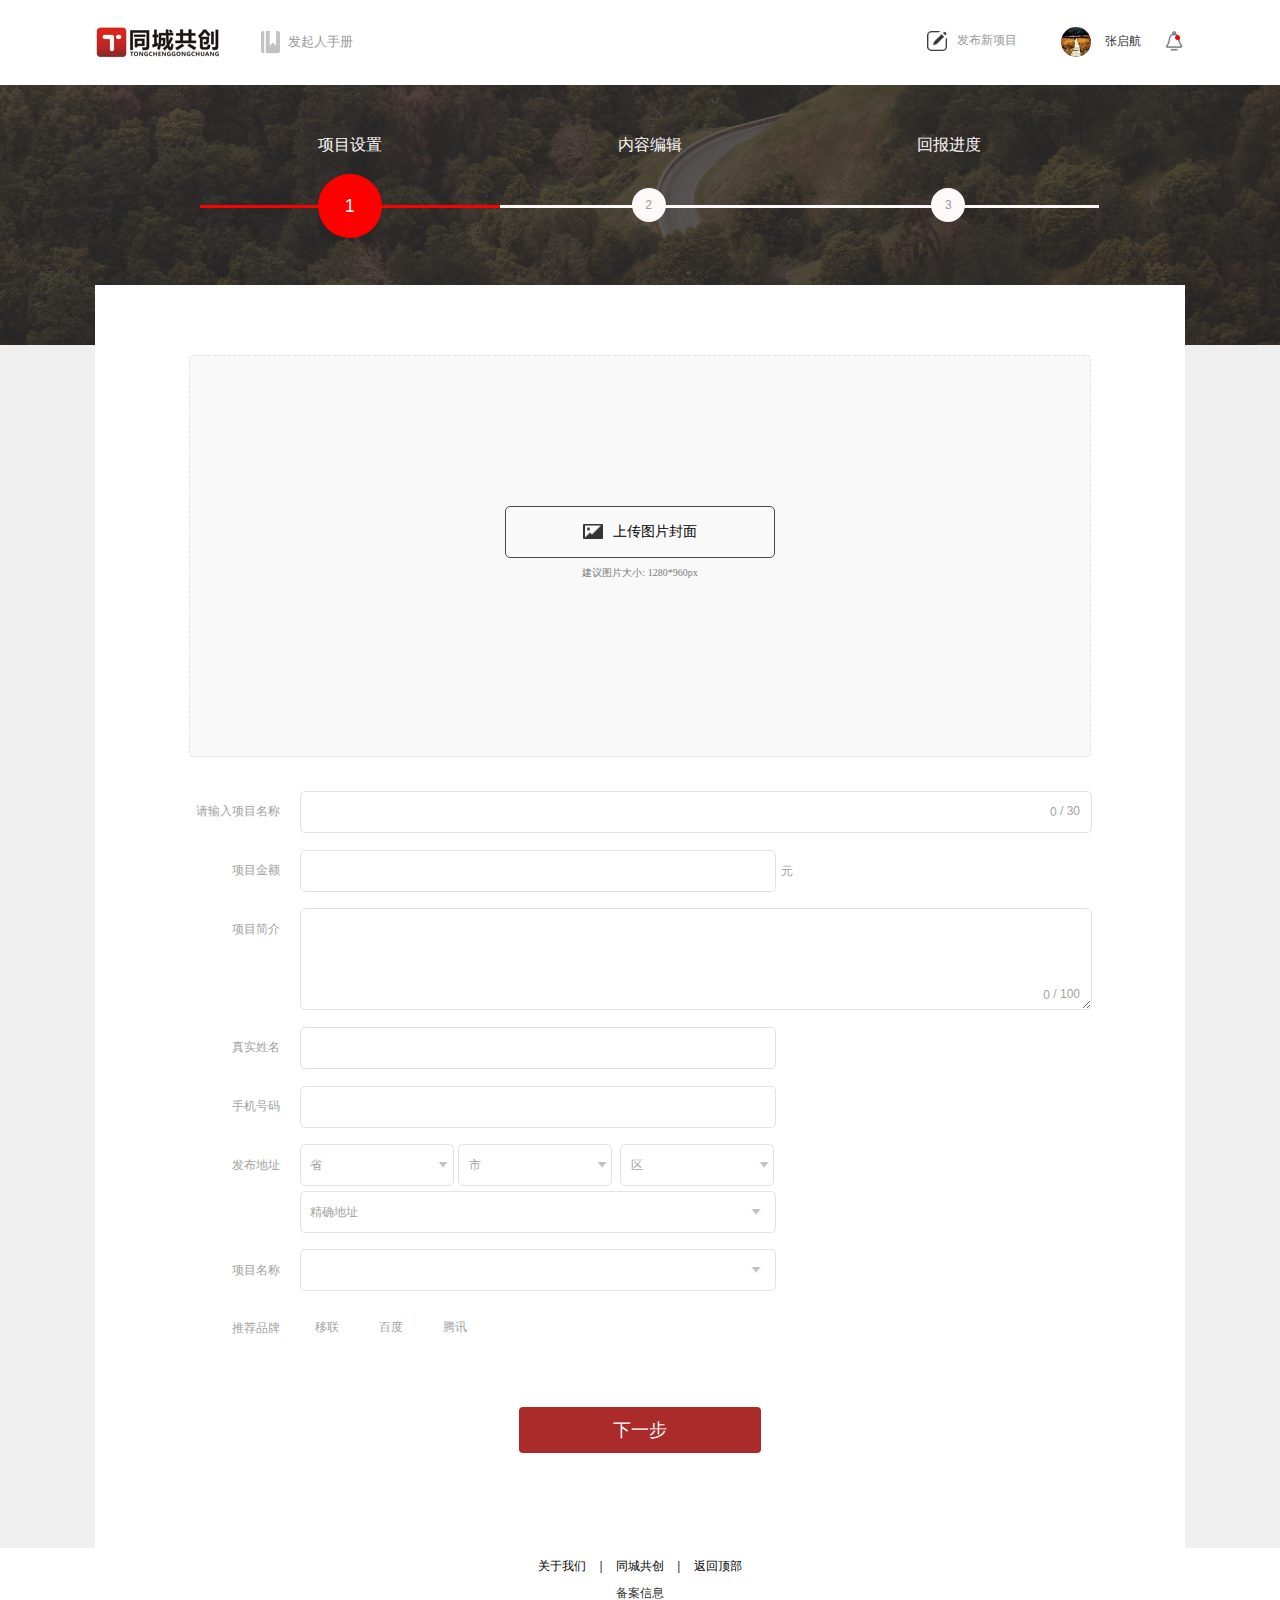
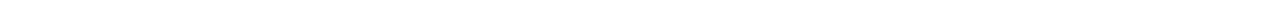
<file: tcgc_web/项目设置.html>
﻿<!DOCTYPE html>
<html>
  <head>
    <title>项目设置</title>
    <meta http-equiv="X-UA-Compatible" content="IE=edge"/>
    <meta http-equiv="content-type" content="text/html; charset=utf-8"/>
    <meta name="apple-mobile-web-app-capable" content="yes"/>
    <meta name="description" content="你的描述内容"/> 
    <meta name="keyword" content="关键字1,关键字2,---"/>
    <link type="text/css" href="css/global.css" rel="Stylesheet" />
    <link type="text/css" href="css/Garden.css" rel="Stylesheet" />
    <link type="text/css" href="css/joker.css" rel="Stylesheet" />
    <script type="text/javascript" src="javascript/modernizr.custom.46884.js"></script>
    <script type="text/javascript" src="javascript/jquery-1.7.1.min.js"></script>
    <script type="text/javascript" charset="gbk" src="javascript/ueditor.config.js"></script>
    <script type="text/javascript" charset="gbk" src="javascript/ueditor.all.js"> </script>
    <script type="text/javascript" charset="gbk" src="javascript/zh-cn.js"> </script>

   

    <script type="text/javascript" src="javascript/global.js"></script>
    <script type="text/javascript" src="javascript/jquery.slicebox.js"></script>
    <script type="text/javascript" src="javascript/jquery.gyArea.js"></script>
    <script type="text/javascript" src="javascript/zxb_pcasun.js"></script>
    <script type="text/javascript" src="javascript/joker.js"></script>
    
    <script type="text/javascript">
        $(function(){
             $(".yourInput").focusInput();
             modebtn();

             var thi;
             $(".tcgc_set_lul li").click(function () {
                 $(".tcgc_set_lul li a").removeClass("tcgc_set_select");
                 $("a", this).addClass("tcgc_set_select");
                 $(".tcgc_set_r").hide().eq((parseInt($(this).index())-1)).show();
             });
            $(".tcgc_abennext").click(function(){
             thi=$(this);
                switch(parseInt($(this).attr("_id"))){
                    case 1:
                        thi.parents(".tcgc_boxtabs").hide().next().show().find(".tcgc_set_r:eq(0)").show();
                        $(".tcgc_xmsz_tab li").removeClass("tcgc_select").eq(1).addClass("tcgc_select");
                        break;
                    case 2:
                        if($(this).html()=="下一步"){
                        thi.parents(".tcgc_set_r").hide().next().show();
                        }else{
                        thi.parents(".tcgc_set_r").hide().prev().show();
                        }
                        $(".tcgc_set_lul a").each(function(){
                            if($(this).html()==thi.attr("title")){
                                $(this).parent().nextAll().find("a").removeClass("tcgc_set_select");
                                $(this).parent().prevAll().find("a").removeClass("tcgc_set_select");
                            $(this).addClass("tcgc_set_select");
                            }
                        });
                        break;
                    case 3:
                        $(".tcgc_xmsz_tab li").removeClass("tcgc_select").eq(0).addClass("tcgc_select");
                        thi.parents(".tcgc_boxtabs").hide().prev().show();
                        break;
                    case 4:
                        $(".tcgc_xmsz_tab li").removeClass("tcgc_select").eq(2).addClass("tcgc_select");
                        thi.parents(".tcgc_boxtabs").hide().next().show();
                        break;
                    case 5:
                        $(".tcgc_xmsz_tab li").removeClass("tcgc_select").eq(1).addClass("tcgc_select");
                        thi.parents(".tcgc_boxtabs").hide().prev().show();
                        break;
                }
                
            });
            
        });
        
    </script>
  </head>
  <body>
    <div class="tcgc_header">
        <div class="clear tcgc_header_box">
            <div class="fl tcgc_header_boxfl"><a href="javascript:;" class="tcgc_logo"><img src="images/logo_photo.png" alt=""/></a><a href="javascript:;" class="tcgc_txt tcgc_hover3"><img src="images/set_notebook.png" alt=""/>发起人手册</a></div>
            <div class="fr tcgc_pd">
                <span class="tcgc_pdspan"></span>
                <a href="javascript:;" class="tcgc_box tcgc_mrr tcgc_hover3 tcgc_newsobj" onclick="tcgcfb()"><img src="images/mine_icon_release.png" alt=""/>发布新项目</a>
                <a href="javascript:;" class="tcgc_box tcgc_hover3 tcgc_loginregi" id="tcgc_headlogin" onclick="boxmask()">注册登录</a>
                <span class="tcgc_hide">
                    <span class="tcgc_mrr tcgc_hbox">
                        <i class="tcgc_setlist_i"></i>
                        <i class="tcgc_headimg"  id="tcgc_headimg"><img width="30" height="30"  src="images/1.jpg" alt=""/></i>
                        <i class="tcgc_user">张启航</i>
                        <span class="tcgc_setlist">
                            
                            <a class="tcgc_meobj tcgc_hover9" href="我的项目.html"><!--<img src="images/u46.png" alt="" width="21" height="20"/>--><span>我的项目</span>
</a>
                            <a class="tcgc_meset tcgc_hover9" href="设置.html"><!--<img src="images/u48.png" alt="" width="25" height="21"/>--><span>我的设置</span>
</a>
                            <a class="tcgc_meset tcgc_hover9" href="JavaScript:;" onclick="tcgcout()"><!--<img src="images/u48.png" alt="" width="25" height="21"/>--><span>退出</span>
</a>
                        </span>
                    </span>
                    <a href="javascript:;" class="tcgc_mrr tcgc_msg" title="未读消息10条"><i class="tcgc_yesmsg"><!--没消息去掉样式tcgc_yesmsg--></i><img width="20" height="26"  src="images/u30.png" alt=""/></a>
                </span>
            </div>
        </div>

    </div>

    <div class="tcgc_content tcgc_bg">

        <div class="tcgc_xmsz_banner"><img src="images/mine_bg.png" alt="" /></div>
        <div class="tcgc_xmsz_contbox">
            <div class="">
            <div class="tcgc_width">
            <div class="tcgc_xmsz_boxp">
                <ul class="clear tcgc_xmsz_tab">
                    <li class="tcgc_select"><div class="tcgc_xmsz_title">项目设置</div><div class="tcgc_mar"><span class="tcgc_fffboder"></span><span class="tcgc_yq">1</span></div></li>
                    <li><div class="tcgc_xmsz_title">内容编辑</div><div class="tcgc_mar"><span class="tcgc_fffboder"></span><span class="tcgc_yq">2</span></div></li>
                    <li><div class="tcgc_xmsz_title">回报进度</div><div class="tcgc_mar"><span class="tcgc_fffboder"></span><span class="tcgc_yq">3</span></div></li>
                </ul>
            </div>
                </div>
            <div class="tcgc_xmsz_fr">
                <div class="tcgc_xmsz_bgff  tcgc_hide tcgc_shows tcgc_boxtabs">
                   <!--start-->
    					
                        <div class="j_scimg">
                        	<!--<div class="j_scimgn">
                                <img alt="" src="images/u106.png">
                            </div>-->
                            <div class="j_scimg_c">
                                <input name="" type="file"  class="j_scimg_c_input">
                                <div class="j_scimg_ct"><a>上传图片封面</a></div>
                                <p>建议图片大小: 1280*960px </p>
                            </div>
                        </div>
						<table cellspacing="0" cellpadding="0" class="j_table1">
                        	<tr>
                            	<td class="j_table1_name">请输入项目名称</td>
                            	<td><div class="position tcgc_divwidth100" id="inputlength1"><input name="" type="text" maxlength="30"  class="j_table1_input1 j_inputlengthb"><span class="j_table1_length j_inputlengths"><i>0</i> / 30</span></div></td>
                            </tr>
                        	<tr>
                            	<td class="j_table1_name">项目金额</td>
                            	<td class="j_table1_box"><span class="tcgc_divwidth50 tcgc_divwidth30span"><input name="" type="text" onkeyup="this.value=this.value.replace(/\D/g,'')"  onafterpaste="this.value=this.value.replace(/\D/g,'')"  class="j_table1_input2"></span> <span>&nbsp;元</span></td>
                            </tr>
                        	<tr>
                            	<td class="j_table1_name">项目简介</td>
                            	<td><div class="position tcgc_divwidth100" id="inputlength2"><textarea name="" cols="" rows="" maxlength="100" class="j_table1_input3 j_inputlengthb"></textarea><span class="j_table1_length2 j_inputlengths"><i>0</i> / 100</span></div></td>
                            </tr>
                        	<tr>
                            	<td class="j_table1_name">真实姓名</td>
                            	<td><div class="tcgc_divwidth50"><input name="" type="text" class="j_table1_input2"></div></td>
                            </tr>
                        	<tr>
                            	<td class="j_table1_name">手机号码</td>
                            	<td><div class="tcgc_divwidth50"><input name="" type="text" onblur="checkPhone($(this));" maxlength="11" class="j_table1_input2"></div></td>
                            </tr>
                        	<tr>
                            	<td class="j_table1_name">发布地址</td>
                            	<td class="position">
                                	<div class="clear tcgc_divwidth50" style="width:60%;">
                                                <div class="j_table1_input8 j_table1_input_xiala j_table1_input_add_sheng1 fl position">
                                                	<span class="j_table1_input_add_sheng1_span">省</span>
                                                    <div class="j_table1_input_add_box1"></div>
                                                    <div class="BoxBack5"></div>
                                                </div>
                                                <div class="j_table1_input8 j_table1_input_xiala j_table1_input_add_shi1 fl position">
                                                <span class="j_table1_input_add_shi1_span">市</span>
                                                    <div class="j_table1_input_add_box2"></div>
                                                    <div class="BoxBack5"></div>
                                                </div>
                                                <div class="j_table1_input8 j_table1_input_xiala j_table1_input_add_qu1 fr position">
                                                <span class="j_table1_input_add_qu1_span">区</span>
                                                    <div class="j_table1_input_add_box3"></div>
                                                    <div class="BoxBack5"></div>
                                                </div>
                                            </div>
                                    <div class="tcgc_divwidth50">
                                            <div class="j_table1_input1 j_table1_input_xiala j_table1_input_add_jingquedizhi1 position"  >
                                            	<span class="j_table1_input_add_jingquedizhi1_span">精确地址</span>
                                            	<div class="j_table1_input_add_box4">
                                                	<a>软件园3期22栋202室</a>
                                                	<a>软件园3期22栋302室</a>
                                                	<a>软件园3期22栋402室</a>
                                                	<a>软件园3期22栋502室</a>
                                                	<a>软件园3期22栋602室</a>
                                                </div>
                                                <div class="BoxBack5"></div>
                                            </div>
                                        </div>
                                </td>
                            </tr>
                        	<tr>
                            	<td class="j_table1_name">项目名称</td>
                            	<td class="position">
                                    <div class="tcgc_divwidth50">
                                	<div class="j_table1_input2 j_table1_input_xiala j_table1_input_pinpaic"></div>
                                    <div class="j_table1_input_pinpaib">
                                    	<div>项目名称</div>
                                    	<div>项目名称</div>
                                    	<div>项目名称</div>
                                    	<div>项目名称</div>
                                    	<div>项目名称</div>
                                    	<div>项目名称</div>
                                    </div>
                                        </div>
                                    <div class="BoxBack"></div>
                                </td>
                            </tr>
                        	<tr>
                            	<td class="j_table1_name">推荐品牌</td>
                            	<td>
                                	<ul class="j_table1_input_tuijian clear">
                                    	<li><a href="查看推荐品牌.html" title="">移联</a></li>
                                    	<li><a href="查看推荐品牌.html" title="">百度</a></li>
                                    	<li><a href="查看推荐品牌.html" title="">腾讯</a></li>
                                    </ul>
                                </td>
                            </tr>
                        </table>
                        <div class="j_goxia_a"><a href="javascript:;" title="我的自述"  class="j_goxia_a_red tcgc_abennext" _id="1">下一步</a></div>
                   <!--end-->
                </div>

                <div class="tcgc_xmsz_bgff tcgc_xmsz_clearpd tcgc_hides tcgc_boxtabs">
                   <!--start-->

                        <div class="tcgc_width clear tcgc_relative">
                            <div class="tcgc_contpaddinglr">
                            <div class="tcgc_set_l">
                             <ul class="tcgc_set_lul">
                               <li></li>
                               <li><a href="javascript:;" class="tcgc_set_select" >我的自述</a></li>
                               <li><a href="javascript:;" _id="">我的项目</a></li>
                               <li><a href="javascript:;" _id="">商业信息表</a></li>
                               <li><a href="javascript:;" _id="">我的团队</a></li>
                               <li><a href="javascript:;" _id="">回报设置</a></li>
                               <li><a href="javascript:;" _id="">为何众筹</a></li>
                               <li></li>
                           </ul>
                            </div>
                                
                            <div class="tcgc_set_r ">
                                 <div class="tcgc_set_width750">
                            	<div class="j_zs_title">自述编辑</div>
                                <div class="position bottom10" id="Div1"><span class="j_table1_input4_name">标题</span><input name="" type="text" maxlength="30"  class="j_table1_input4 j_inputlengthb"><span class="j_table1_length j_inputlengths"><i>0</i> / 30</span></div>
                            	<script id="editor" type="text/plain" style="width:100%;height:300px;"></script>
                                <script type="text/javascript">
                                    //实例化编辑器
                                    //建议使用工厂方法getEditor创建和引用编辑器实例，如果在某个闭包下引用该编辑器，直接调用UE.getEditor('editor')就能拿到相关的实例
                                    $(function () {

                                        UE.getEditor('editor', {
                                            toolbars: [
                                                ["fontfamily", "bold", "italic", "underline", "justifyright", "justifycenter", "justifyleft", "insertvideo", "simpleupload"]
                                            ]

                                        });
                                    });
								</script>	
                                     </div>
                                <div class="j_goxia_a"><a href="javascript:;" title="项目设置" class="j_goxia_a_hui tcgc_abennext" _id="3">上一步</a><a href="javascript:;" title="我的项目" class="j_goxia_a_red tcgc_abennext" _id="2">下一步</a></div>
                            </div>
                            
                                <div class="tcgc_set_r tcgc_hides">
<div class="tcgc_set_width750">
                            	<div class="j_zs_title">项目编辑</div>
                                <div class="position bottom10" id="inputlength1"><span class="j_table1_input4_name">标题</span><input name="" type="text" maxlength="30"  class="j_table1_input4 j_inputlengthb"><span class="j_table1_length j_inputlengths"><i>0</i> / 30</span></div>
                            	<script id="editor1" type="text/plain" style="width:100%;height:300px;"></script>
                                <script type="text/javascript">
									//实例化编辑器
									//建议使用工厂方法getEditor创建和引用编辑器实例，如果在某个闭包下引用该编辑器，直接调用UE.getEditor('editor')就能拿到相关的实例
                                    $(function () {

                                        UE.getEditor('editor1', {
                                            toolbars: [
                                                ["fontfamily", "bold", "italic", "underline", "justifyright", "justifycenter", "justifyleft", "insertvideo", "simpleupload"]
                                            ]

                                        });
                                    });
								</script>
                                     <div class="j_goxia_a"><a href="javascript:;" title="我的自述" class="j_goxia_a_hui tcgc_abennext" _id="2">上一步</a><a href="javascript:;" title="商业信息表" class="j_goxia_a_red tcgc_abennext" _id="2">下一步</a></div>
                                </div>
                                </div>	
                                
                                <div class="tcgc_set_r tcgc_hides">
                                    <div class="">
                                        <div class="j_zs_title">商业信息表编辑</div>
                            	
                                	<table cellspacing="0" cellpadding="0" class="j_table1 j_tablegy  j_tablegywidth">
                                        <tr>
                                            <td class="j_table1_name">店铺名称</td>
                                            <td><div class="tcgc_divwidth50"><input name="" type="text" class="j_table1_input1"></div></td>
                                        </tr>
                                        <tr>
                                            <td class="j_table1_name">店铺地址</td>
                                            <td class="position">
                                                <div class="clear tcgc_divwidth50">
                                                <div class="j_table1_input8 j_table1_input_xiala j_table1_input_add_sheng1 fl position">
                                                	<span class="j_table1_input_add_sheng1_span">省</span>
                                                    <div class="j_table1_input_add_box1"></div>
                                                    <div class="BoxBack5"></div>
                                                </div>
                                                <div class="j_table1_input8 j_table1_input_xiala j_table1_input_add_shi1 fl position">
                                                <span class="j_table1_input_add_shi1_span">市</span>
                                                    <div class="j_table1_input_add_box2"></div>
                                                    <div class="BoxBack5"></div>
                                                </div>
                                                <div class="j_table1_input8 j_table1_input_xiala j_table1_input_add_qu1 fr position">
                                                <span class="j_table1_input_add_qu1_span">区</span>
                                                    <div class="j_table1_input_add_box3"></div>
                                                    <div class="BoxBack5"></div>
                                                </div>
                                            </div>
                                                <div class="tcgc_divwidth50"> <input name="" type="text" class="j_table1_input1 j_table1_addinput"> </div>
                                            </td>
                                        </tr>
                                        <tr>
                                            <td class="j_table1_name">环境描述</td>
                                            <td><div class="position tcgc_divwidth50" id="inputlength2"><textarea name="" cols="" rows="" maxlength="1000" class="j_table1_input3 j_table1_input5 j_inputlengthb"></textarea><span class="j_table1_length2 j_inputlengths"><i>0</i> / 1000</span></div></td>
                                        </tr>
                                        <tr>
                                            <td class="j_table1_name">项目估值</td>
                                            <td class="j_table1_box"><span class="tcgc_divwidth311 tcgc_divwidth30span"><input name="" type="text" onkeyup="this.value=this.value.replace(/\D/g,'')"  onafterpaste="this.value=this.value.replace(/\D/g,'')"  class="j_table1_input2"></span><span> &nbsp;万元</span></td>
                                        </tr>
                                        <tr>
                                            <td class="j_table1_name">退出节点</td>
                                            <td class="j_table1_box"><span class="tcgc_divwidth311 tcgc_divwidth30span"><input name="" type="text" class="j_table1_input2"></span><span class=""> &nbsp;如：1年后可协商退出</span></td>
                                        </tr>
                                        <tr>
                                            <td class="j_table1_name">占地面积</td>
                                            <td class="j_table1_box"><span class="tcgc_divwidth311 tcgc_divwidth30span"><input name="" type="text" onkeyup="this.value=this.value.replace(/\D/g,'')"  onafterpaste="this.value=this.value.replace(/\D/g,'')"  class="j_table1_input2"></span><span> &nbsp;平方米</span></td>
                                        </tr>
                                        <tr>
                                            <td class="j_table1_name j_table1_name">总建筑面积</td>
                                            <td class="j_table1_box"><span class="tcgc_divwidth311 tcgc_divwidth30span"><input name="" type="text" onkeyup="this.value=this.value.replace(/\D/g,'')"  onafterpaste="this.value=this.value.replace(/\D/g,'')"  class="j_table1_input2"></span><span> &nbsp;平方米</span></td>
                                        </tr>
                                         <tr>
                                            <td class="j_table1_name">项目特色</td>
                                            <td><div class="position tcgc_divwidth50" id="inputlength3"><textarea name="" cols="" rows="" maxlength="1000" class="j_table1_input3 j_table1_input5 j_inputlengthb"></textarea><span class="j_table1_length2 j_inputlengths"><i>0</i> / 1000</span></div></td>
                                        </tr>
                                        <tr>
                                            <td></td>
                                            <td>
                                                <div class="j_goxia_a tcgc_divwidth50"><a href="javascript:;" title="我的项目" class="j_goxia_a_hui tcgc_abennext" _id="2">上一步</a><a href="javascript:;" title="我的团队" class="j_goxia_a_red tcgc_abennext" _id="2">下一步</a></div>
                                            </td>
                                        </tr>
                                    </table>
                                        </div>
                            </div>
                                
                                <div class="tcgc_set_r tcgc_hides">
                                 <div class="tcgc_set_width750">
                            	<div class="j_zs_title">团队描述</div>
                                <div class="position bottom10" id="inputlength1"><span class="j_table1_input4_name">标题</span><input name="" type="text" maxlength="30"  class="j_table1_input4 j_inputlengthb"><span class="j_table1_length j_inputlengths"><i>0</i> / 30</span></div>
                            	<script id="editor2" type="text/plain" style="width:100%;height:300px;"></script>
                                <script type="text/javascript">
									//实例化编辑器
									//建议使用工厂方法getEditor创建和引用编辑器实例，如果在某个闭包下引用该编辑器，直接调用UE.getEditor('editor')就能拿到相关的实例
                                    $(function () {

                                        UE.getEditor('editor2', {
                                            toolbars: [
                                                ["fontfamily", "bold", "italic", "underline", "justifyright", "justifycenter", "justifyleft", "insertvideo", "simpleupload"]
                                            ]

                                        });
                                    });
								</script>	
                                     </div>
                                <div class="j_goxia_a"><a href="javascript:;" title="商业信息表" class="j_goxia_a_hui tcgc_abennext" _id="2">上一步</a><a href="javascript:;" title="回报设置" class="j_goxia_a_red tcgc_abennext" _id="2">下一步</a></div>
                            </div>
                                
                                <div class="tcgc_set_r tcgc_hides">
                                    <div class="tcgc_set_width750">
                                        <div class="j_zs_title">回报描述</div>
                            	<div class="tcgc_gao">
                                	<table cellspacing="0" cellpadding="0" class="j_table1 j_tablegy j_tablegys">
                                        <tr>
                                            <td class="j_table1_name">回报标题</td>
                                            <td><div class="tcgc_divwidth50"><div class="position" id="inputlength1"><input name="" type="text" maxlength="30"  class="j_table1_input1 j_inputlengthb"><span class="j_table1_length j_inputlengths"><i>0</i> / 30</span></div></div></td>
                                        </tr>
                                        <tr>
                                            <td class="j_table1_name">回报封面</td>
                                            <td class="j_table1_box"><span class="j_img2 position overflow">上传封面图<input name="" type="file" readonly="true"></span> &nbsp;可选填&nbsp;&nbsp;&nbsp; (690*400px, JPG&nbsp;&nbsp; /&nbsp;&nbsp; GIF&nbsp;&nbsp; /&nbsp;&nbsp; PNG,&nbsp;&nbsp;RGB模式,&nbsp;&nbsp;200KB以内)</td>
                                        </tr>
                                        <tr>
                                            <td class="j_table1_name">投资金额</td>
                                            <td class="j_table1_box"><span class="tcgc_divwidth60 tcgc_divwidth30span"><input name="" type="text" onkeyup="this.value=this.value.replace(/\D/g,'')"  onafterpaste="this.value=this.value.replace(/\D/g,'')"  class="j_table1_input2"></span><span class="tcgc_divwidth10 tcgc_divwidth30span">&nbsp;&nbsp;元</span></td>
                                        </tr>
                                        <tr>
                                            <td class="j_table1_name">投资人数</td>
                                            <td class="j_table1_box"><div class="tcgc_divwidth50"><span class="tcgc_divwidth60 tcgc_divwidth30span"><input name="" type="text" onkeyup="this.value=this.value.replace(/\D/g,'')"  onafterpaste="this.value=this.value.replace(/\D/g,'')"  class="j_table1_input2"></span> <span class="tcgc_divwidth10 tcgc_divwidth30span">&nbsp;&nbsp;人<i class="j_table1_i_fg">/</i></span><span class="tcgc_divwidth30 tcgc_divwidth30span"><span class="j_table1_input6">不限人数</span></span></div></td>
                                        </tr>
                                        <tr>
                                            <td class="j_table1_name">详细描述</td>
                                            <td><div class="tcgc_divwidth50"><textarea name="" cols="" rows="" class="j_table1_input3 j_table1_input5 "></textarea></div></td>
                                        </tr>
                                    </table>
                                    
                                    </div>
                                <div class="tcgc_cne"><span class=" j_tjhb" data-id="1"><a>+ 添加回报</a></span></div>
                                    <div class="j_goxia_a"><a href="javascript:;" title="我的团队" class="j_goxia_a_hui tcgc_abennext" _id="2">上一步</a><a href="javascript:;" title="为何众筹" class="j_goxia_a_red tcgc_abennext" _id="2">下一步</a></div>
                                        </div>
                            </div>
                                
                                <div class="tcgc_set_r tcgc_hides">
                                <div class="tcgc_set_width750">
                            	<div class="j_zs_title">为何众筹</div>
                                <div class="position bottom10" id="inputlength1"><span class="j_table1_input4_name">标题</span><input name="" type="text" maxlength="30"  class="j_table1_input4 j_inputlengthb"><span class="j_table1_length j_inputlengths"><i>0</i> / 30</span></div>
                            	<script id="editor3" type="text/plain" style="width:100%;height:300px;"></script>
                                <script type="text/javascript">
									//实例化编辑器
									//建议使用工厂方法getEditor创建和引用编辑器实例，如果在某个闭包下引用该编辑器，直接调用UE.getEditor('editor')就能拿到相关的实例
                                    $(function () {

                                        UE.getEditor('editor3', {
                                            toolbars: [
                                                ["fontfamily", "bold", "italic", "underline", "justifyright", "justifycenter", "justifyleft", "insertvideo", "simpleupload"]
                                            ]

                                        });
                                    });
								</script>	
                                    </div>
                                <div class="j_goxia_a"><a href="javascript:;" title="回报设置" class="j_goxia_a_hui tcgc_abennext"_id="2">上一步</a><a href="javascript:;" title="项目进度" class="j_goxia_a_red tcgc_abennext" _id="4">下一步</a></div>
                            </div>
                            </div>
                            
                            
                        </div>
                        
                   <!--end-->
                </div>
                
                <div class="tcgc_xmsz_fr tcgc_hides tcgc_boxtabs">
                <div class="tcgc_xmsz_bgff">
                   <!--start-->
                    <div class="j_zs_title">项目进度</div>
                    <div class="position bottom10" id="inputlength1"><span class="j_table1_input4_name">标题</span><input name="" type="text" maxlength="30"  class="j_table1_input4 j_inputlengthb"><span class="j_table1_length j_inputlengths"><i>0</i> / 30</span></div>
                    <script id="editor4" type="text/plain" style="width:100%;height:300px;"></script>
                    <script type="text/javascript">
                        //实例化编辑器
                        //建议使用工厂方法getEditor创建和引用编辑器实例，如果在某个闭包下引用该编辑器，直接调用UE.getEditor('editor')就能拿到相关的实例
                        $(function () {

                            UE.getEditor('editor4', {
                                toolbars: [
                                    ["fontfamily", "bold", "italic", "underline", "justifyright", "justifycenter", "justifyleft", "insertvideo", "simpleupload"]
                                ]

                            });
                        });
								</script>	
                    <div class="j_goxia_a"><a href="javascript:;" title="为何众筹" class="j_goxia_a_hui tcgc_abennext" _id="5">上一步</a><input name="" type="submit" class="j_goxia_a_red_gai" value="提交" id="j_goxia_a_red_tjc"><a class="j_goxia_a_yl" href="预览.html" title="预览界面">预览</a></div>
                    <div class="j_goxia_a_red_tjb">项目已提交，审核需要1-2个工作日</div>
                   <!--end-->
                </div>
            </div>
            </div>
            </div>




        </div>

    </div>
    <div class="tcgc_footer">
        <div class="tcgc_link">
            <a href="javascript:;">关于我们</a> | 
            <a href="javascript:;">同城共创</a> | 
            <a href="javascript:;" onclick="returnhead()">返回顶部</a>
        </div>
        <div class="tcgc_beian">备案信息</div>
    </div>
  </body>
</html>
</file>
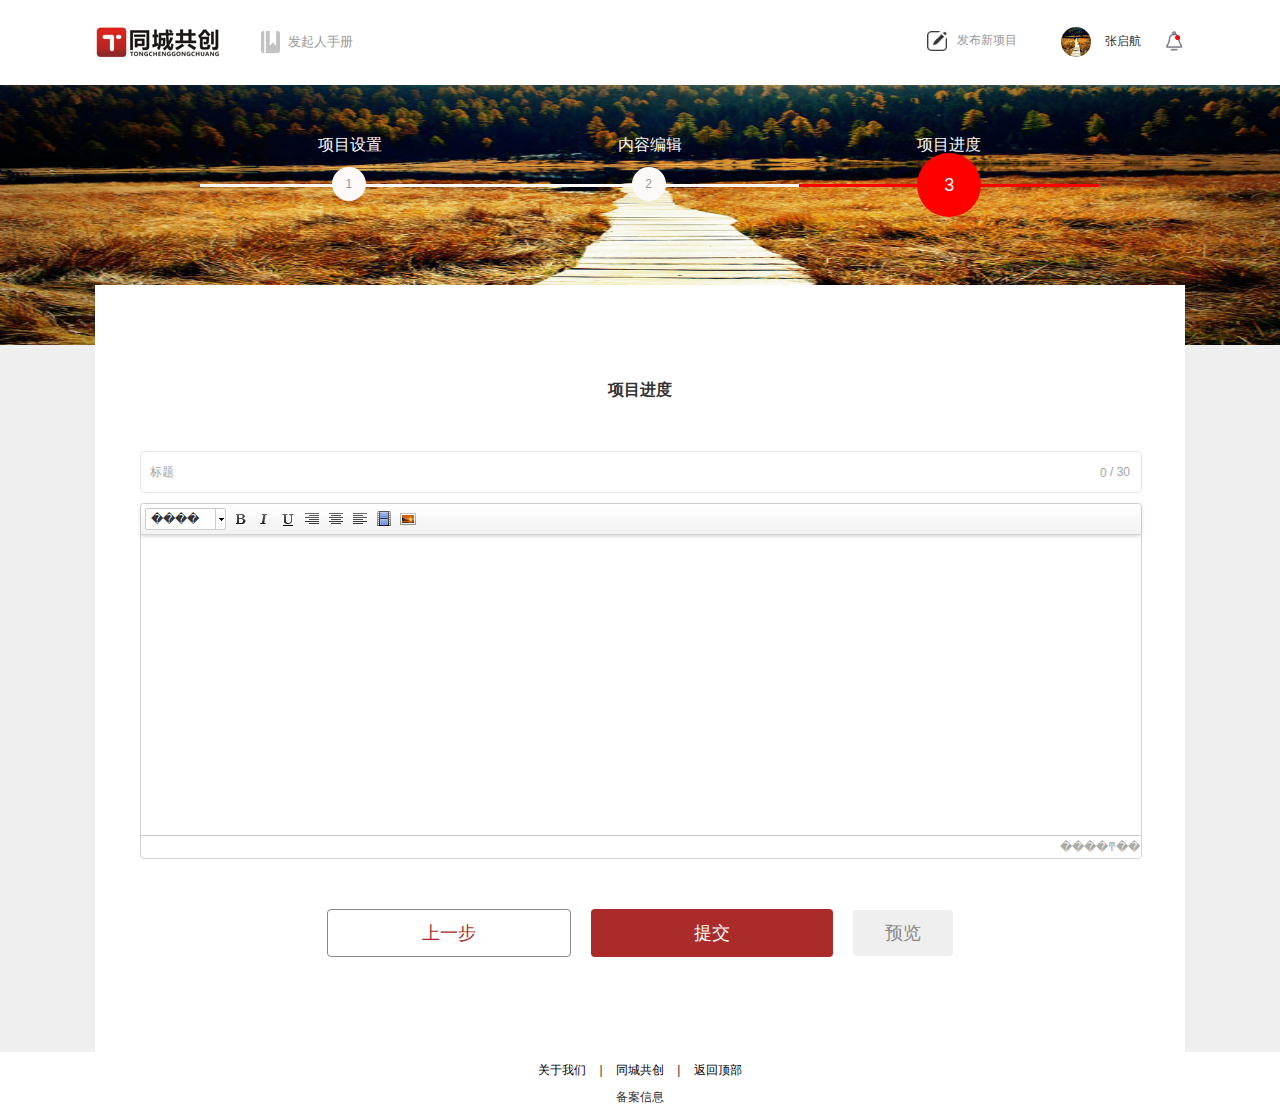
<file: tcgc_web/项目进度.html>
﻿<!DOCTYPE html>
<html>
  <head>
    <title>项目进度</title>
    <meta http-equiv="X-UA-Compatible" content="IE=edge"/>
    <meta http-equiv="content-type" content="text/html; charset=utf-8"/>
    <meta name="apple-mobile-web-app-capable" content="yes"/>
    <meta name="description" content="你的描述内容"/> 
    <meta name="keyword" content="关键字1,关键字2,---"/>
    <link type="text/css" href="css/global.css" rel="Stylesheet" />
    <link type="text/css" href="css/Garden.css" rel="Stylesheet" />
    <script type="text/javascript" src="javascript/modernizr.custom.46884.js"></script>
    <script type="text/javascript" src="javascript/jquery-1.7.1.min.js"></script>
    <script type="text/javascript" src="javascript/global.js"></script>
    <script type="text/javascript" src="javascript/jquery.slicebox.js"></script>
    
    <script type="text/javascript">
        $(function(){
             $(".yourInput").focusInput();
             modebtn();
        });
        
    </script>
  </head>
  <body>
    <div class="tcgc_header">
        <div class="clear tcgc_header_box">
            <div class="fl tcgc_header_boxfl"><a href="javascript:;" class="tcgc_logo"><img src="images/logo_photo.png" alt=""/></a><a href="javascript:;" class="tcgc_txt tcgc_hover3"><img src="images/set_notebook.png" alt=""/>发起人手册</a></div>
            <div class="fr tcgc_pd">
                <span class="tcgc_pdspan"></span>
                <a href="javascript:;" class="tcgc_box tcgc_mrr tcgc_hover3 tcgc_newsobj" onclick="tcgcfb()"><img src="images/mine_icon_release.png" alt=""/>发布新项目</a>
                <a href="javascript:;" class="tcgc_box tcgc_hover3 tcgc_loginregi" id="tcgc_headlogin" onclick="boxmask()">注册登录</a>
                <span class="tcgc_hide">
                    <span class="tcgc_mrr tcgc_hbox">
                        <i class="tcgc_setlist_i"></i>
                        <i class="tcgc_headimg"  id="tcgc_headimg"><img width="30" height="30"  src="images/1.jpg" alt=""/></i>
                        <i class="tcgc_user">张启航</i>
                        <span class="tcgc_setlist">
                            
                            <a class="tcgc_meobj tcgc_hover9" href="我的项目.html"><!--<img src="images/u46.png" alt="" width="21" height="20"/>--><span>我的项目</span>
</a>
                            <a class="tcgc_meset tcgc_hover9" href="设置.html"><!--<img src="images/u48.png" alt="" width="25" height="21"/>--><span>我的设置</span>
</a>
                            <a class="tcgc_meset tcgc_hover9" href="JavaScript:;" onclick="tcgcout()"><!--<img src="images/u48.png" alt="" width="25" height="21"/>--><span>退出</span>
</a>
                        </span>
                    </span>
                    <a href="javascript:;" class="tcgc_mrr tcgc_msg" title="未读消息10条"><i class="tcgc_yesmsg"><!--没消息去掉样式tcgc_yesmsg--></i><img width="20" height="26"  src="images/u30.png" alt=""/></a>
                </span>
            </div>
        </div>

    </div>

    <div class="tcgc_content tcgc_bg">
        <div></div>
        <div class="tcgc_xmsz_banner"><img src="images/1.jpg" alt="" /></div>
        <div class="tcgc_xmsz_contbox">
            <div class="tcgc_xmsz_boxp">
                <ul class="clear tcgc_xmsz_tab">
                    <li><div class="tcgc_xmsz_title">项目设置</div><span class="tcgc_fffboder"></span><span class="tcgc_yq">1</span></li>
                    <li><div class="tcgc_xmsz_title">内容编辑</div><span class="tcgc_fffboder"></span><span class="tcgc_yq">2</span></li>
                    <li class="tcgc_select"><div class="tcgc_xmsz_title">项目进度</div><span class="tcgc_fffboder"></span><span class="tcgc_yq">3</span></li>
                </ul>
            </div>
            <div class="tcgc_xmsz_fr">
                <div class="tcgc_xmsz_bgff">
                   <!--start-->
                   <link type="text/css" href="css/joker.css" rel="Stylesheet" />
					<script type="text/javascript" charset="gbk" src="javascript/ueditor.config.js"></script>
    					<script type="text/javascript" charset="gbk" src="javascript/ueditor.all.js"> </script>
    					<script type="text/javascript" charset="gbk" src="javascript/zh-cn.js"> </script>
                    <script type="text/javascript" src="javascript/joker.js"></script>
                    <div class="j_zs_title">项目进度</div>
                    <div class="position bottom10" id="inputlength1"><span class="j_table1_input4_name">标题</span><input name="" type="text" maxlength="30"  class="j_table1_input4 j_inputlengthb"><span class="j_table1_length j_inputlengths"><i>0</i> / 30</span></div>
                    <script id="editor" type="text/plain" style="width:100%;height:300px;"></script>
                    <script type="text/javascript">
                        //实例化编辑器
                        //建议使用工厂方法getEditor创建和引用编辑器实例，如果在某个闭包下引用该编辑器，直接调用UE.getEditor('editor')就能拿到相关的实例
                        $(function () {

                            UE.getEditor('editor', {
                                toolbars: [
                                    ["fontfamily", "bold", "italic", "underline", "justifyright", "justifycenter", "justifyleft", "insertvideo", "simpleupload"]
                                ]

                            });
                        });
								</script>	
                    <div class="j_goxia_a"><a href="为何众筹.html" title="为何众筹" class="j_goxia_a_hui">上一步</a><input name="" type="submit" class="j_goxia_a_red_gai" value="提交" id="j_goxia_a_red_tjc"><a class="j_goxia_a_yl" href="预览.html" title="预览界面">预览</a></div>
                    <div class="j_goxia_a_red_tjb">项目已提交，审核需要1-2个工作日</div>
                   <!--end-->
                </div>
            </div>
        </div>

    </div>
    <div class="tcgc_footer">
        <div class="tcgc_link">
            <a href="javascript:;">关于我们</a> | 
            <a href="javascript:;">同城共创</a> | 
            <a href="javascript:;" onclick="returnhead()">返回顶部</a>
        </div>
        <div class="tcgc_beian">备案信息</div>
    </div>
  </body>
</html>
</file>
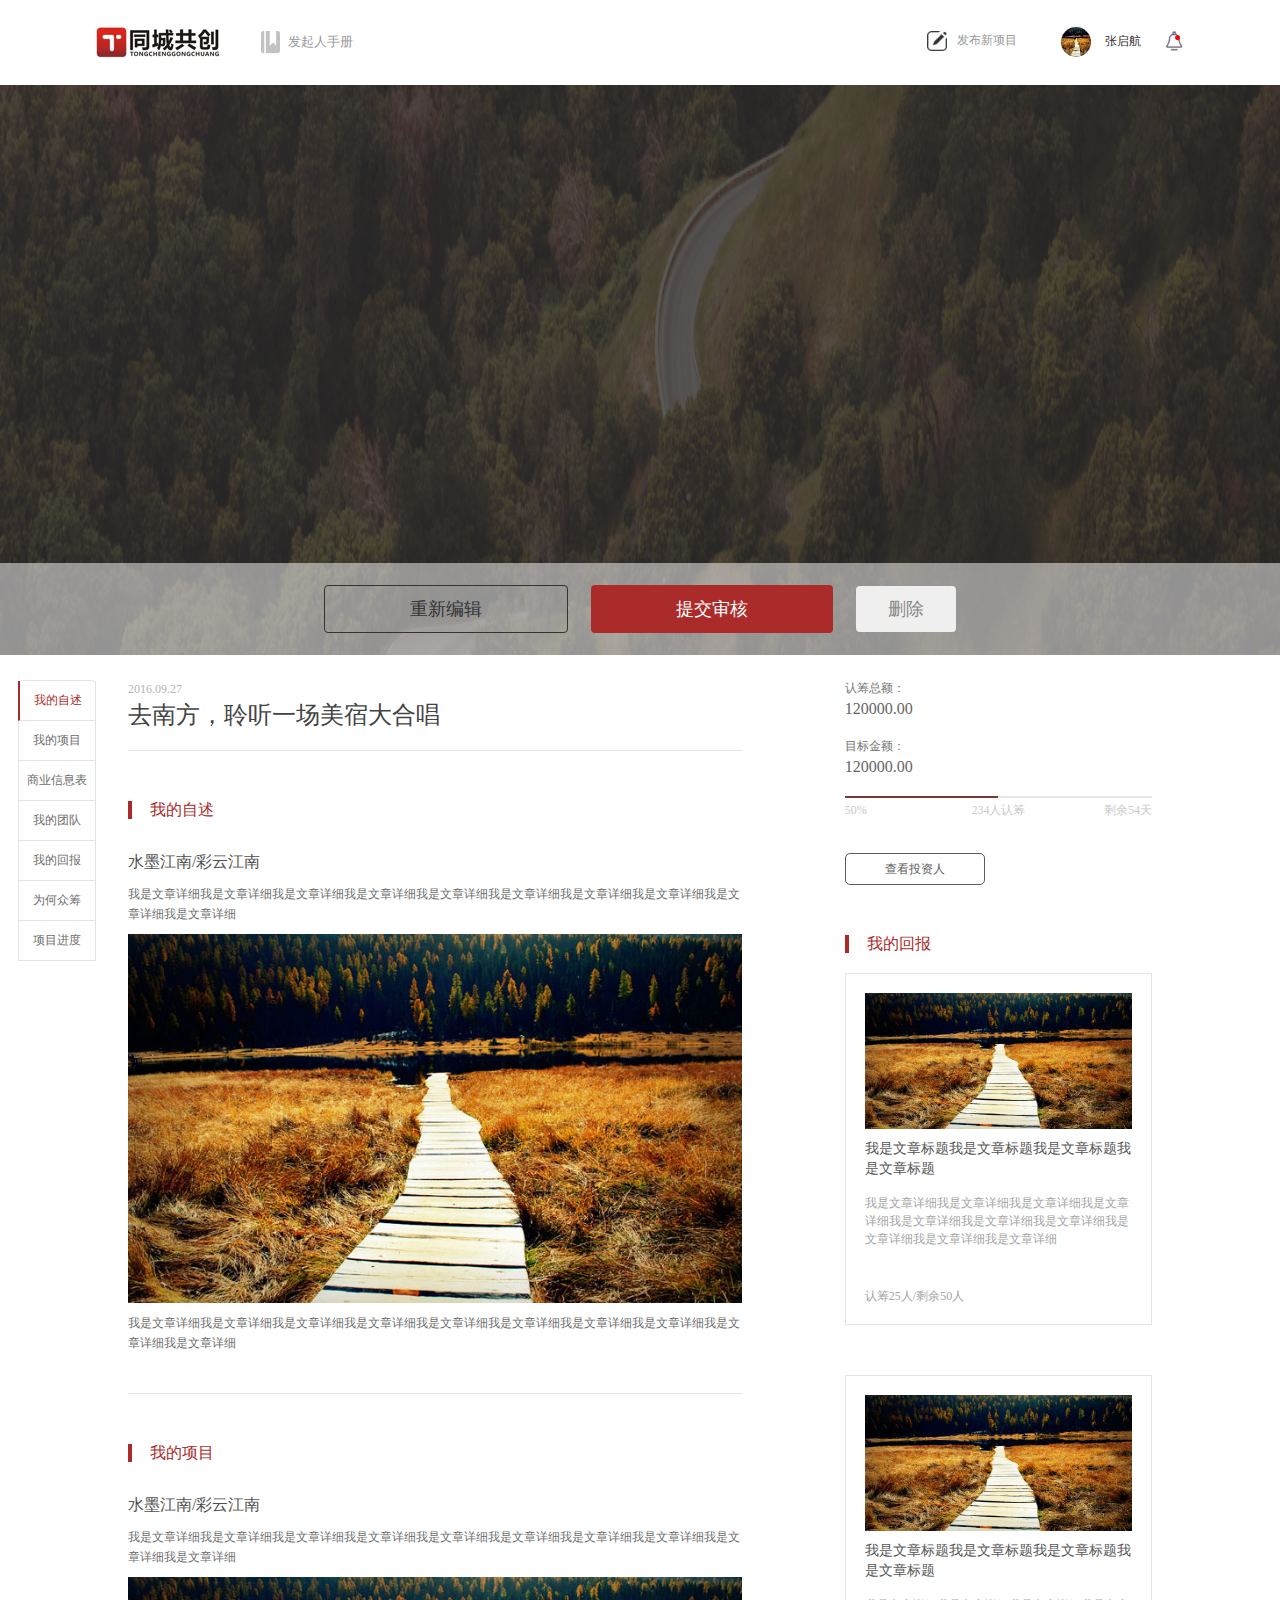
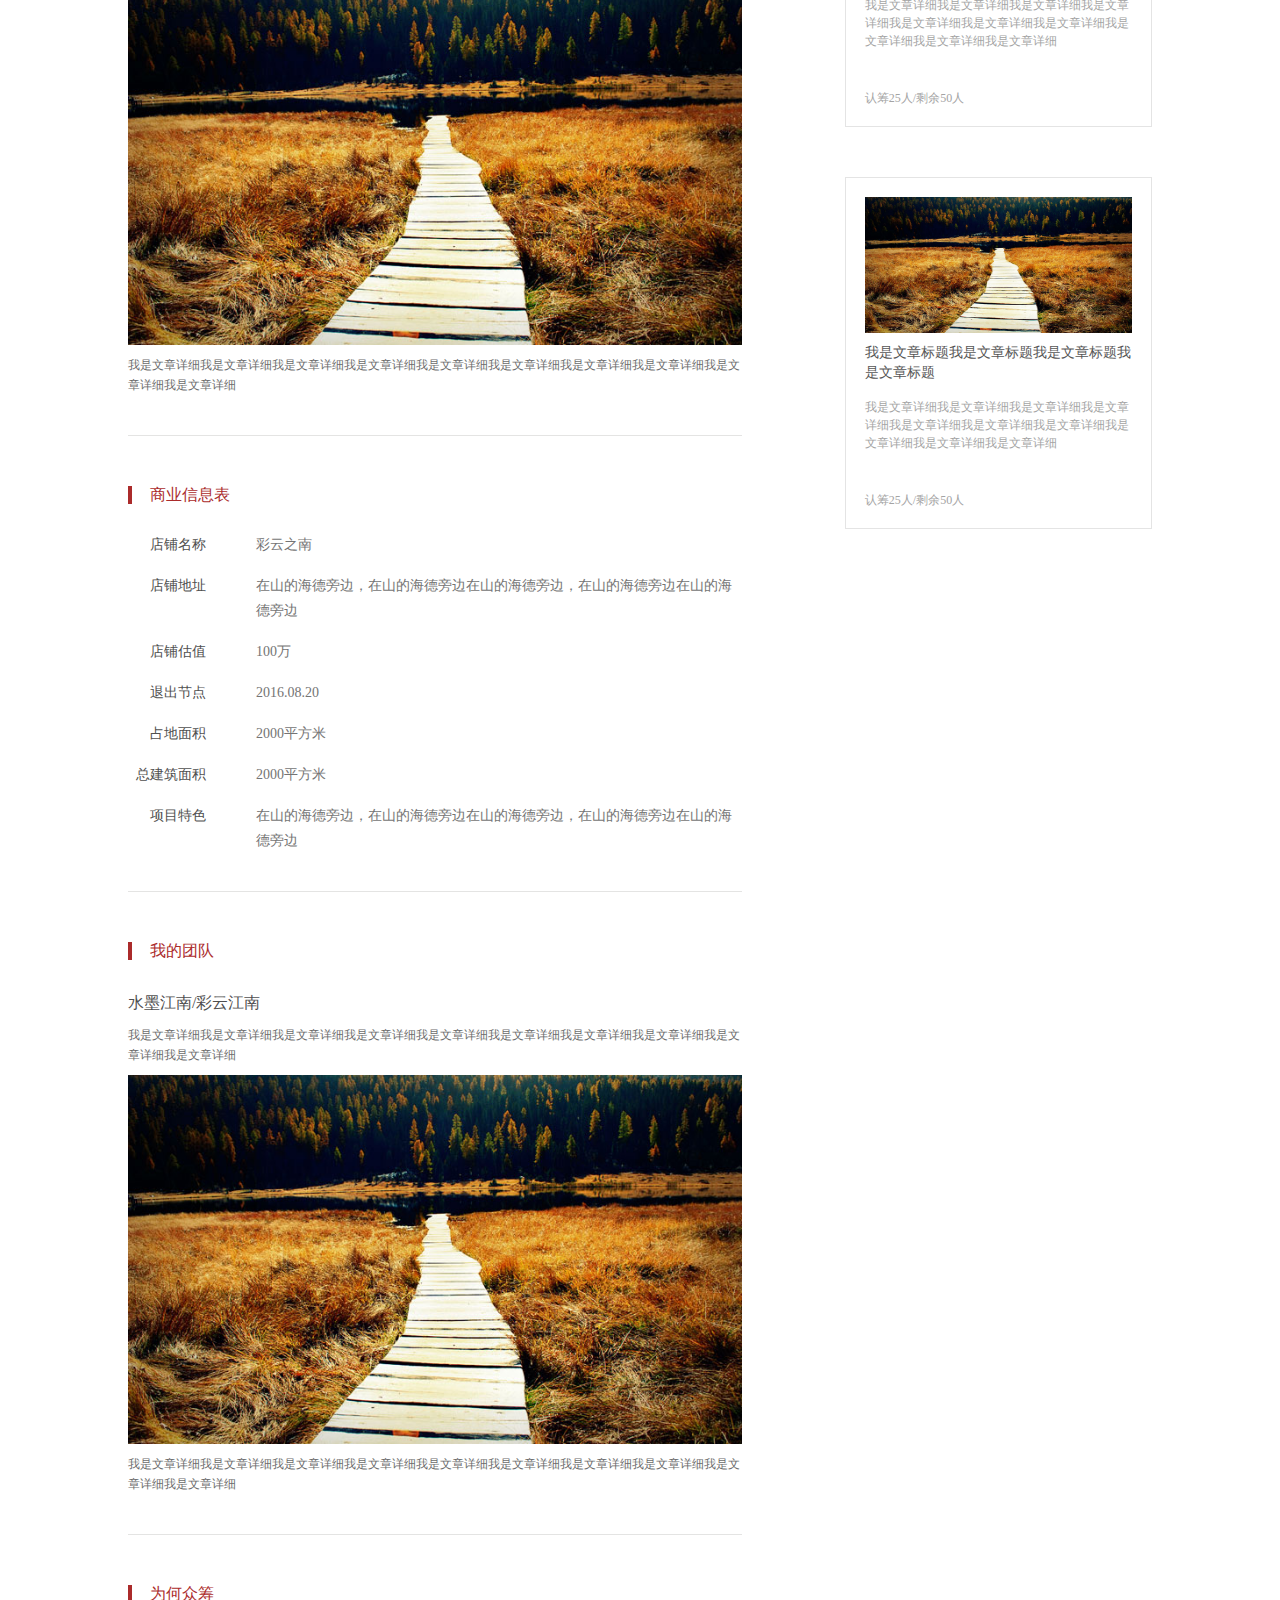
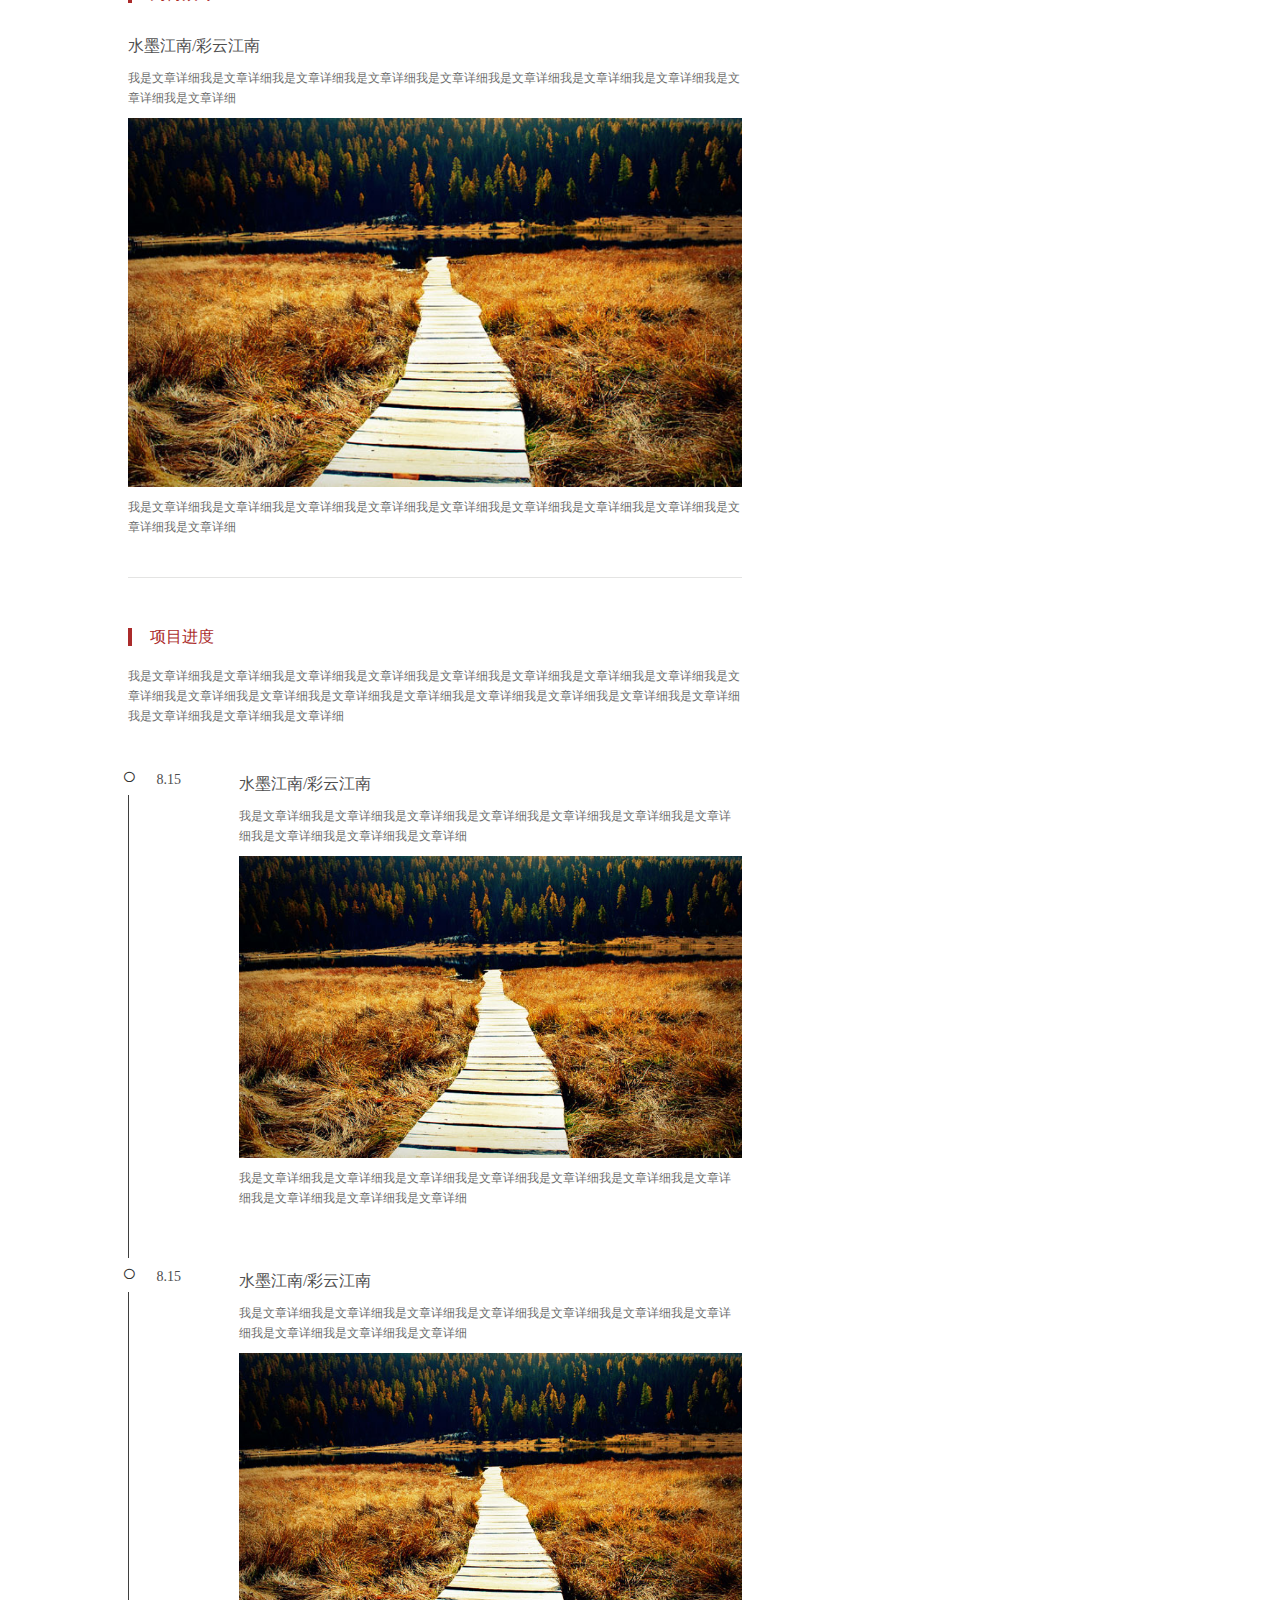
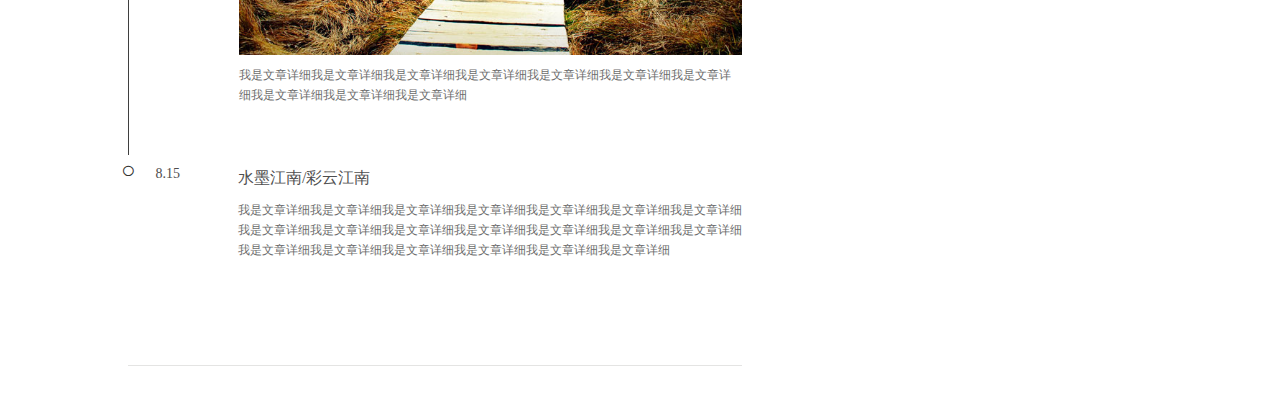
<file: tcgc_web/预览.html>
﻿<!DOCTYPE html>
<html>
  <head>
    <title>预览</title>
    <meta http-equiv="X-UA-Compatible" content="IE=edge"/>
    <meta http-equiv="content-type" content="text/html; charset=utf-8"/>
    <meta name="apple-mobile-web-app-capable" content="yes"/>
    <meta name="description" content="你的描述内容"/> 
    <meta name="keyword" content="关键字1,关键字2"/>
    <link type="text/css" href="css/global.css" rel="Stylesheet" />
    <link type="text/css" href="css/Garden.css" rel="Stylesheet" />
    <script type="text/javascript" src="javascript/modernizr.custom.46884.js"></script>
    <script type="text/javascript" src="javascript/jquery-1.7.1.min.js"></script>
    <script type="text/javascript" src="javascript/global.js"></script>
    <script type="text/javascript" src="javascript/jquery.slicebox.js"></script>
    
    <link type="text/css" href="css/joker.css" rel="Stylesheet" />
    <script type="text/javascript" src="javascript/joker.js"></script>
    <script type="text/javascript">
        $(function(){
             $(".yourInput").focusInput();
             modebtn();

             $.popok({//删除
                 id: "jyl_b_shanchu",
                 out: function () { },
                 ok: function () {
                     
                 }
             });
			 $(".jyl_bfixed li").on("click",function(){
				 var a = $("body .jyl_bl_main").eq($(this).index()).offset().top;
				$('body,html').animate({scrollTop:a},1000);
			 });
			 
        });
        function jylbshanchu() {
            $.pop({
                bs: $("#jyl_b_shanchu"),
                title: "",
                width: "300",
                conttxt: "删除后将不可恢复，确认删除？",
                oktxt: "确认",
                canceltxt: "取消"
            });
        }
    </script>
  </head>
  <body>
    <div class="tcgc_header">
        <div class="clear tcgc_header_box">
            <div class="fl tcgc_header_boxfl"><a href="javascript:;" class="tcgc_logo"><img src="images/logo_photo.png" alt=""/></a><a href="javascript:;" class="tcgc_txt tcgc_hover3"><img src="images/set_notebook.png" alt=""/>发起人手册</a></div>
            <div class="fr tcgc_pd">
                <span class="tcgc_pdspan"></span>
                <a href="javascript:;" class="tcgc_box tcgc_mrr tcgc_hover3 tcgc_newsobj" onclick="tcgcfb()"><img src="images/mine_icon_release.png" alt=""/>发布新项目</a>
                <a href="javascript:;" class="tcgc_box tcgc_hover3 tcgc_loginregi" id="tcgc_headlogin" onclick="boxmask()">注册登录</a>
                <span class="tcgc_hide">
                    <span class="tcgc_mrr tcgc_hbox">
                        <i class="tcgc_setlist_i"></i>
                        <i class="tcgc_headimg"  id="tcgc_headimg"><img width="30" height="30"  src="images/1.jpg" alt=""/></i>
                        <i class="tcgc_user">张启航</i>
                        <span class="tcgc_setlist">
                            
                            <a class="tcgc_meobj tcgc_hover9" href="我的项目.html"><!--<img src="images/u46.png" alt="" width="21" height="20"/>--><span>我的项目</span>
</a>
                            <a class="tcgc_meset tcgc_hover9" href="设置.html"><!--<img src="images/u48.png" alt="" width="25" height="21"/>--><span>我的设置</span>
</a>
                            <a class="tcgc_meset tcgc_hover9" href="JavaScript:;" onclick="tcgcout()"><!--<img src="images/u48.png" alt="" width="25" height="21"/>--><span>退出</span>
</a>
                        </span>
                    </span>
                    <a href="javascript:;" class="tcgc_mrr tcgc_msg" title="未读消息10条"><i class="tcgc_yesmsg"><!--没消息去掉样式tcgc_yesmsg--></i><img width="20" height="26"  src="images/u30.png" alt=""/></a>
                </span>
            </div>
        </div>

    </div>
    
    <div class="jyl_ban">
    	<img alt="" src="images/mine_bg.png">
        <div class="jyl_banb"></div>
        <div class="jyl_banb2">
        	<a href="我的项目.html" title="重新编辑" class="j_goxia_a_hui j_goxia_a_hui2">重新编辑</a>
            <input name="" type="submit" class="j_goxia_a_red_gai" id="jyl_b_tjsh" value="提交审核">
            <a href="javascript:;" id="jyl_b_shanchu" onclick="jylbshanchu()" class="j_goxia_a_yl" title="删除">删除</a>
        </div>
    </div>
    <div class="j_goxia_a_red_tjb">项目已提交，审核需要1-2个工作日</div>
    
    <div class="BoxBack3"></div>
    
    <div class="jyl_b" id="jyl_b">
    	<div class="jyl_bl fl">
        	
            <div class="jyl_bfixed">
                <ul>

                    <li class="jyl_bfixedli"><a title="我的自述">我的自述</a></li>
                    <li><a title="我的项目">我的项目</a></li>
                    <li><a title="商业信息表">商业信息表</a></li>
                    <li><a title="我的团队">我的团队</a></li>
                    <li><a title="我的回报">我的回报</a></li>
                    <li><a title="为何众筹">为何众筹</a></li>
                    <li><a title="项目进度">项目进度</a></li>
                </ul>
            </div>
        	<p class="jyl_bl_time">2016.09.27</p>
            <p class="jyl_bl_tit">去南方，聆听一场美宿大合唱</p>
            <div class="jyl_bl_main" id="jyl_bl_main1">
            	<div class="jyl_tit"><b>我的自述</b></div>
                <div class="jyl_br_whzct">水墨江南/彩云江南</div>
            	<div class="jyl_br_whzcb">我是文章详细我是文章详细我是文章详细我是文章详细我是文章详细我是文章详细我是文章详细我是文章详细我是文章详细我是文章详细<p><img alt="" src="images/1.jpg"></p>我是文章详细我是文章详细我是文章详细我是文章详细我是文章详细我是文章详细我是文章详细我是文章详细我是文章详细我是文章详细</div>
            </div>
            <div class="jyl_bl_main" id="jyl_bl_main2">
            	<div class="jyl_tit"><b>我的项目</b></div>
                <div class="jyl_br_whzct">水墨江南/彩云江南</div>
            	<div class="jyl_br_whzcb">我是文章详细我是文章详细我是文章详细我是文章详细我是文章详细我是文章详细我是文章详细我是文章详细我是文章详细我是文章详细<p><img alt="" src="images/1.jpg"></p>我是文章详细我是文章详细我是文章详细我是文章详细我是文章详细我是文章详细我是文章详细我是文章详细我是文章详细我是文章详细</div>
            </div>
            <div class="jyl_bl_main" id="jyl_bl_main3">
            	<div class="jyl_tit"><b>商业信息表</b></div>
                <div class="jyl_br_whzc_table">
                	<table cellspacing="0" cellpadding="0" width="100%">
                    	<tr>
                        	<td class="jyl_br_whzc_table_name">店铺名称</td>
                            <td>彩云之南</td>
                        </tr>
                    	<tr>
                        	<td class="jyl_br_whzc_table_name">店铺地址</td>
                            <td>在山的海德旁边，在山的海德旁边在山的海德旁边，在山的海德旁边在山的海德旁边</td>
                        </tr>
                    	<tr>
                        	<td class="jyl_br_whzc_table_name">店铺估值</td>
                            <td>100万</td>
                        </tr>
                    	<tr>
                        	<td class="jyl_br_whzc_table_name">退出节点</td>
                            <td>2016.08.20</td>
                        </tr>
                    	<tr>
                        	<td class="jyl_br_whzc_table_name">占地面积</td>
                            <td>2000平方米</td>
                        </tr>
                    	<tr>
                        	<td class="jyl_br_whzc_table_name">总建筑面积</td>
                            <td>2000平方米</td>
                        </tr>
                    	<tr>
                        	<td class="jyl_br_whzc_table_name">项目特色</td>
                            <td>在山的海德旁边，在山的海德旁边在山的海德旁边，在山的海德旁边在山的海德旁边</td>
                        </tr>
                    </table>
                </div>
            </div>
            <div class="jyl_bl_main" id="jyl_bl_main4">
            	<div class="jyl_tit"><b>我的团队</b></div>
                <div class="jyl_br_whzct">水墨江南/彩云江南</div>
            	<div class="jyl_br_whzcb">我是文章详细我是文章详细我是文章详细我是文章详细我是文章详细我是文章详细我是文章详细我是文章详细我是文章详细我是文章详细<p><img alt="" src="images/1.jpg"></p>我是文章详细我是文章详细我是文章详细我是文章详细我是文章详细我是文章详细我是文章详细我是文章详细我是文章详细我是文章详细</div>
            </div>
            <div class="jyl_bl_main" id="jyl_bl_main6">
            	<div class="jyl_tit"><b>为何众筹</b></div>
                <div class="jyl_br_whzct">水墨江南/彩云江南</div>
            	<div class="jyl_br_whzcb">我是文章详细我是文章详细我是文章详细我是文章详细我是文章详细我是文章详细我是文章详细我是文章详细我是文章详细我是文章详细<p><img alt="" src="images/1.jpg"></p>我是文章详细我是文章详细我是文章详细我是文章详细我是文章详细我是文章详细我是文章详细我是文章详细我是文章详细我是文章详细</div>
            </div>
            <div class="jyl_bl_main" id="jyl_bl_main7">
            	<div class="jyl_tit"><b>项目进度</b></div>
                <div class="jyl_br_whzcb">我是文章详细我是文章详细我是文章详细我是文章详细我是文章详细我是文章详细我是文章详细我是文章详细我是文章详细我是文章详细我是文章详细我是文章详细我是文章详细我是文章详细我是文章详细我是文章详细我是文章详细我是文章详细我是文章详细我是文章详细</div>
            	<div class="jyl_br_whzc_jd">
                	<ul>
                    	<li>
                        	<i class="jyl_br_whzc_jd_time">○<a>8.15</a></i>
                            <div class="jyl_br_whzct">水墨江南/彩云江南</div>
                            <div class="jyl_br_whzcb">我是文章详细我是文章详细我是文章详细我是文章详细我是文章详细我是文章详细我是文章详细我是文章详细我是文章详细我是文章详细<p><img alt="" src="images/1.jpg"></p>我是文章详细我是文章详细我是文章详细我是文章详细我是文章详细我是文章详细我是文章详细我是文章详细我是文章详细我是文章详细</div>
                        </li>
                        <li>
                        	<i class="jyl_br_whzc_jd_time">○<a>8.15</a></i>
                            <div class="jyl_br_whzct">水墨江南/彩云江南</div>
                            <div class="jyl_br_whzcb">我是文章详细我是文章详细我是文章详细我是文章详细我是文章详细我是文章详细我是文章详细我是文章详细我是文章详细我是文章详细<p><img alt="" src="images/1.jpg"></p>我是文章详细我是文章详细我是文章详细我是文章详细我是文章详细我是文章详细我是文章详细我是文章详细我是文章详细我是文章详细</div>
                        </li>
                        <li>
                        	<i class="jyl_br_whzc_jd_time">○<a>8.15</a></i>
                            <div class="jyl_br_whzct">水墨江南/彩云江南</div>
                            <div class="jyl_br_whzcb">我是文章详细我是文章详细我是文章详细我是文章详细我是文章详细我是文章详细我是文章详细我是文章详细我是文章详细我是文章详细我是文章详细我是文章详细我是文章详细我是文章详细我是文章详细我是文章详细我是文章详细我是文章详细我是文章详细我是文章详细</div>
                        </li>
                    </ul>
                </div>
            </div>
        </div>
    	<div class="jyl_br fr">
        	<div class="jyl_br_mon">
            	<p class="jyl_br_mon_name">认筹总额：</p>
            	<p class="jyl_br_mon_length">120000.00</p>
            	<p class="jyl_br_mon_name">目标金额：</p>
            	<p class="jyl_br_mon_length">120000.00</p>
                <div class="jyl_br_mon_tu"><i style="width:50%;"></i></div>
                <div class="jyl_br_mon_tu_z"><a class="fl">50%</a><b>234人认筹</b><a class="fr">剩余54天</a></div>
                <a href="查看投资人.html" title="查看投资人" class="jyl_br_mon_a">查看投资人</a>
            </div>
            <div class="jyl_tit"><b>我的回报</b></div>
            <div class="jyl_br_hb">
            	<ul>
                	<li>
                    	<a href="javascript:;" title="" class="jyl_br_hb_img"><img alt="" src="images/1.jpg"></a>
                        <a href="javascript:;" title="" class="jyl_br_hb_name">我是文章标题我是文章标题我是文章标题我是文章标题</a>
                        <span class="jyl_br_hb_box">我是文章详细我是文章详细我是文章详细我是文章详细我是文章详细我是文章详细我是文章详细我是文章详细我是文章详细我是文章详细</span>
                    	<p class="jyl_br_hb_length">认筹25人/剩余50人</p>
                    </li>
                    <li>
                    	<a href="javascript:;" title="" class="jyl_br_hb_img"><img alt="" src="images/1.jpg"></a>
                        <a href="javascript:;" title="" class="jyl_br_hb_name">我是文章标题我是文章标题我是文章标题我是文章标题</a>
                        <span class="jyl_br_hb_box">我是文章详细我是文章详细我是文章详细我是文章详细我是文章详细我是文章详细我是文章详细我是文章详细我是文章详细我是文章详细</span>
                    	<p class="jyl_br_hb_length">认筹25人/剩余50人</p>
                    </li>
                    <li>
                    	<a href="javascript:;" title="" class="jyl_br_hb_img"><img alt="" src="images/1.jpg"></a>
                        <a href="javascript:;" title="" class="jyl_br_hb_name">我是文章标题我是文章标题我是文章标题我是文章标题</a>
                        <span class="jyl_br_hb_box">我是文章详细我是文章详细我是文章详细我是文章详细我是文章详细我是文章详细我是文章详细我是文章详细我是文章详细我是文章详细</span>
                    	<p class="jyl_br_hb_length">认筹25人/剩余50人</p>
                    </li>
                </ul>
            </div>

        </div>
    </div>
  </body>
</html>
</file>
<file: tcgc_web/css/global.css>
@charset "utf-8";

/*网站基本定义*/
body,div,form,img,ul,ol,li,dl,dt,dd,p,strong,span,pre,input{margin:0; padding:0; border:0;}
h1,h2,h3,h4,h5,h6,p{ margin:0; padding:0; font-weight:normal;outline:none;}
body{font-family:"Arial Normal", "Arial"; color: #333;font-size: 12px;}
ul,li{ list-style:none;}
em{ font-style:normal;}
a{ text-decoration:none; color:#000; outline:none;}
a:hover{}
span,i,img,input,textarea{vertical-align:middle;}
/*网站基本定义*/
.tcgc_bg{background-color: #efefef;}
.content{  width:1003px; margin:0 auto;}/*网站主体部分宽*/
.clear:after {visibility:hidden;display:block;font-size:0;content:" ";clear:both;height:0;}
.clear {clear:both; /* for IE6 IE7 */}
.fl{float:left;}
.fr{float:right;}
</file>
<file: tcgc_web/css/Garden.css>
.tcgc_header{background-color: #fff;padding:5px 0px;position: relative;z-index: 10;width:1090px;margin:0 auto;}
.tcgc_border{background: url("../images/u6.png") 0% 100% repeat-x; height: 2px;width: 100%;}
.tcgc_header_box{width: 100%;}
.tcgc_logo{width:126px;height: 35px; display: inline-block;text-align: center;font-size: 13px;color: #999;margin-right: 40px;vertical-align:middle;}
.tcgc_logo img{width: 126px;height: 35px;}
.tcgc_txt{display: inline-block;color: #999;font-size: 13px;vertical-align: middle;}
.tcgc_txt img{margin-right:8px;}
.tcgc_box{width: 129px;height: 29px;display: inline-block;text-align: center;line-height: 29px;color: #999;}
.tcgc_mrr{margin-right: 0px;}
.tcgc_he{height: 30px;display: inline-block;}
.tcgc_headimg{display: inline-block;width: 30px;height: 30px;background: url("../images/u24.png") 0% 0% no-repeat;line-height: 30px;vertical-align: middle;margin-right: 10px;cursor: pointer;}
.tcgc_headimg img{border-radius:50%;}
.tcgc_user{font-style: normal;vertical-align: middle;}
.tcgc_pdspan{height:70px; display:inline-block;width:2px;}
.tcgc_header_boxfl{padding:20px 0;}
.tcgc_msg{display: inline-block;width: 20px;height: 26px;vertical-align: middle;position: relative;}
.tcgc_yesmsg{width: 20px;height: 26px;display: inline-block; background: url("../images/u50.png") 66% 32% no-repeat;position: absolute;top: 0px;left: 0px;cursor: pointer;}
.tcgc_hbox{position: relative;display: inline-block;height:30px;border:1px solid #fff;padding:20px;}
.tcgc_hbox_select{border:1px solid #999;border-bottom:1px solid #fff;}
.tcgc_setlist{position: absolute;top: 70px;right: -1px;display: inline-block;width: 119px;background-color: #fff;}
.tcgc_setlist{border: 1px solid #999;display: none;}
.tcgc_setlist a{display: block;margin: 6px 0;padding: 5px;}
.tcgc_setlist a img,.tcgc_setlist a span{vertical-align:middle;}
.tcgc_setlist a span{padding-left:16px;}
.tcgc_setlist_i{position:absolute;top:70px;right:0px;width:119px;display:block;background-color:#fff;height:2px;z-index:2;}
.tcgc_meobj img{margin: 0 15px 0 8px;}
.tcgc_meset img{margin: 0 13px 0 5px;}
.tcgc_bannerbox{padding:10px 20px;}
.tcgc_banner{overflow: hidden;height: 400px;width: 100%;position: relative;}
.tcgc_banner_ul{margin:0 auto;height: 400px;overflow: hidden;}
.tcgc_banner_ul li{float: left;width: 100%;height: 400px;text-align: center;}
.nav-dots{position: absolute;bottom: 0px;left: 0px;width: 100%;text-align: center;}
.nav-dots span{display: inline-block;margin: 0 10px;height: 16px;width: 16px;background-color: #cbbfae;cursor: pointer;box-shadow:0 1px 1px rgba(255,255,255,0.6), inset 0 1px 1px rgba(0,0,0,0.1); border-radius: 50%;}
.nav-dots span.nav-dot-current{box-shadow: 0 1px 1px rgba(255,255,255,0.6), inset 0 1px 1px rgba(0,0,0,0.1), inset 0 0 0 3px #cbbfae,inset 0 0 0 8px #fff;}
.tcgc_ctile{text-align: center;padding: 20px 0;font-size:16px;}
.tcgc_ctile span{margin: 0 20px;}
.tcgc_cab,.tcgc_capp{height: 500px;padding:0 20px;}
.tcgc_capp{margin-top:20px;}
.tcgc_indexcanta{padding:10px;}
.tcgc_beian{text-align: center;padding:0 0 10px 0;}
.tcgc_link{text-align: center;padding: 10px 0;}
.tcgc_link a{margin: 0 10px;}
.tcgc_link a:hover{color: #999;}
.tcgc_mask{position: fixed;top: 0;left: 0;width: 100%;height: 100%;background-color: #000;filter:alpha(opacity=50); opacity: 0.5;z-index: 999;}
.tcgc_loginbox{width: 500px;position: fixed;left: 50%;margin-left:-250px;background-color: #fff;z-index: 9999;top: -1000px;padding: 20px;border-radius:6px; }

.tcgc_logintop{background: url("../images/u130.png") 50% 0% no-repeat;height: 20px;margin-bottom: 40px;}
.tcgc_item{width: 260px;height: 40px;border: 1px solid #d8d8d8;margin: 15px auto 25px auto;position: relative;border-radius:5px;}
.tcgc_sub{text-align: center;}
.tcgc_subbtn{border: 0px;height: 50px;width: 440px;text-align: center;line-height: 35px;cursor: pointer;border-radius: 4px;margin:10px 0 20px 0;background-color:#ab2b2b;color:#e7e7e7;font-size:18px;}
.tcgc_tool a.tcgc_wjpass{color:#ab2b2b;opacity: 0.5;filter:alpha(opacity=50); }
.tcgc_tool a.tcgc_wjpass:hover{color: red;}
.tcgc_hztitle{text-align: center;}
.tcgc_tool{padding:10px  0px 20px 0px;}
.tcgc_hztitle_span{color: #aeaeae;font-size: 14px;}
.tcgc_hzbtn{height: 50px;margin: 20px 0 10px 0;position: relative;text-align: center;}
.tcgc_hzbtn a{display: inline-block;width: 50px;height: 50px;text-align: center;line-height: 50px;color: #aeaeae;margin:0 30px;}
.tcgc_qq{left: 5px;top: 0;background: url("../images/login_icon_qq.png") 0% 0% no-repeat;}
.tcgc_hzbtn a.tcgc_wx{position: relative;margin: auto;background: url("../images/login_icon_weixin.png") 0% 0% no-repeat;}
.tcgc_wb{right: 5px;background: url("../images/login_icon_weibo.png") 0% 0% no-repeat;}
.tcgc_itempd{padding: 7px 10px 3px 10px;position: relative;}
.tcgc_itempd img{width: 25px;margin-right: 10px;}
.tcgc_itempd img.width{width:auto;margin-left:2px;}
.tcgc_item img,.tcgc_item input{vertical-align: middle;}
.yourInputcolor{}
.tcgc_item input{width: 200px;background-color: transparent;z-index: 1;position: relative;}
.tcgc_pop{position: absolute;top: 14px;left: 48px;color: #d7d7d7;visibility: visible;opacity: 1;z-index: -1;}
.tcgc_erromsg{color: red;position: absolute;bottom: -17px;left: 0;width: 100%;text-align: center;}
.tcgc_maskbox{display: none;}
.tcgc_close{display: inline-block;width: 34px;height: 31px;position: absolute;right:0px;top: 5px;cursor: pointer;}
.tcgc_item .tcgc_code{width: 120px;}
.tcgc_item .tcgc_codebtn{width: 74px;font-size: 14px;color: #d7d7d7;cursor: pointer;position: absolute;top: 12px;right: 3px;color:#ab2b2b;}
.tcgc_borderx{display: inline-block;width: 1px;height: 30px;background: url("../images/u134.png") 0% 0% repeat-y;position: absolute;top: 5px;right: 85px;}
.tcgc_popimg{position: absolute;top: 8px;right: -22px;width: 20px;display: none;}
.tcgc_xmsz_banner{position: relative;z-index: 1;}
.tcgc_xmsz_banner img{position: absolute;top: 0;left: 0;width: 100%;height: 260px;}
.tcgc_xmsz_contbox{position: relative;z-index: 10;}
.tcgc_xmsz_boxp{padding: 10px 200px;}
.tcgc_xmsz_tab li{float: left;width: 33.3%;height: 180px;position: relative;}
.tcgc_fffboder{position: absolute;top:50%;left: 0;width: 100%;height: 3px;background-color: #fdf9f8; display: block;margin-top: -1px;}
.tcgc_yq{position: absolute;display: block;width: 34px;height: 34px;border-radius: 50%;top: 50%;left: 50%;margin: -18px 0 0 -18px;background-color: #fdf9f8;color: #999;text-align: center;line-height: 34px;}
.tcgc_xmsz_title{text-align: center;color: #fdf9f8;padding-top: 40px;font-size:16px;}
.tcgc_select .tcgc_fffboder,.tcgc_select .tcgc_yq{background-color: red;}
.tcgc_select .tcgc_yq{color: #fdf9f8;width: 64px;height: 64px;margin: -32px 0 0 -32px;line-height: 64px;font-size: 18px;}
.tcgc_xmsz_fr{padding: 0 0px;width:1090px;margin:0 auto;}
.tcgc_xmsz_bgff{background-color: #fff;padding: 45px;}
.tcgc_xmjd{text-align: center;padding-bottom: 20px;}
.tcgc_xmjd_titlebox{padding:5px 15px;}
.tcgc_wdxx{padding: 10px 0;}
.tcgc_xmsz_midle span,.tcgc_xmsz_midle i{vertical-align: middle;}
.tcgc_chebox{margin:0 5px;}
.tcgc_cheboxi,.tcgc_cheboxtxt{font-style: normal;display: inline-block;}
.tcgc_cheboxi{margin-right: 5px;width: 24px;height: 24px;text-align: center;line-height: 24px;background: url("../images/u149405.jpg") 0% 0% no-repeat;cursor: pointer;font-size: 20px;}
.tcgc_btnbox{border-radius: 5px;width: 94px;height: 28px;text-align: center;line-height: 28px;border: 1px solid #7d7d7d;display: inline-block;cursor: pointer;color: #575757;margin: 0 10px;}
.tcgc_btnbox_select{border: 1px solid #bc5656;color: #bc5656;}
.tcgc_wdxxul li{padding: 10px 5px;border-bottom: 1px solid #e4e4e4;}
.tcgc_checkbox{width: 24px;height: 24px;font-size: 12px;margin-right: 5px;}
.tcgc_wdxx_emailimg{width: 24px;height: 23px;background: url("../images/mine_message_select.png") 0% 50% no-repeat;display: inline-block;margin:0 10px 0 20px;}
.tcgc_wdxx_time{font-style: normal;display: block;}
.tcgc_wdxx_contbox{display: inline-block;width: 85%;white-space:nowrap; overflow:hidden; text-overflow:ellipsis;}
.tcgc_wdxx_emailimgno{background: url("../images/mine_message_read.png") 0% 50% no-repeat;}
.tcgc_set_l{padding: 1px 0 0 1px;background-color: #f8f8f8;border-right: 1px solid #e4e4e4;position:absolute;left:0;top:0px;}
.tcgc_relative{position:relative;z-index:1;}
.tcgc_contpaddinglr{padding-left:201px;}
.tcgc_set_r{padding:20px;}
.tcgc_set_lul li{height: 60px;width: 200px;border-bottom: 1px solid #e4e4e4;}
.tcgc_set_boxbg{background-color: #fff;border-radius:5px;min-height:800px;}
.tcgc_set_lul a{display: block;height: 60px;border-left: 4px solid #f8f8f8;font-size: 18px;text-align: center;line-height: 60px;font-weight: bold;color: #999;}
.tcgc_set_lul a.tcgc_set_select{border-left: 4px solid #ac2e2e;color: #ac2e2e;font-size: 18px;font-weight: bold;background-color: #fff;}
.tcgc_set_rhide{display: none;}
.tcgc_set_rcent{width: 440px;margin: 0 auto;padding-right:75px;}
.tcgc_set_headup{text-align: center;padding: 50px 0;}
.tcgc_set_headupspan{width: 150px;height: 150px;overflow: hidden;position: relative;display: inline-block;border-radius: 50%;}
.tcgc_set_headupspan img{width: 150px;height: 150px;}
.tcgc_set_headupspan input{position: absolute;top:0px;right:0;z-index: 5;font-size: 131px;filter: alpha(opacity=0);opacity: 0;
	-ms-filter:"progid:DXImageTransform.Microsoft.Alpha(Opacity=0)";}
.tcgc_set_headupspan i{position: absolute;top:0px;left: 0px;font-style: normal;display: block;height: 150px;width:150px;text-align: center;line-height: 150px;color: #fff;z-index: 2;}
.tcgc_set_sexselect{width: 240px;border-radius: 3px;height: 28px;}
.tcgc_set_inputbox{width: 238px;border-radius: 3px;border:1px solid #999;height: 25px;line-height: 25px;}
.tcgc_set_inputboxdiv{padding: 10px 0;}
.tcgc_set_inputboxdiv span{margin-right: 25px;width: 100px;text-align: right;display: inline-block;}
.tcgc_set_inputboxdiv span.tcgc_m{margin-right: 23px;}
.tcgc_set_inputboxdiv span.tcgc_set_ad{display: inline-block;width: 235px;height: 25px; border-radius: 3px;border:1px solid #999;}
.tcgc_set_inputboxdiv span.tcgc_set_gxqm{margin-right: 30px;}
.tcgc_width,.tcgc_footer{width: 100%;}
.tcgc_content {position: relative;z-index: 1;}
.tcgc_set_eaar{width: 235px;}
.tcgc_xmsz_clearpd{padding: 0;}
.tcgc_xmsz_boxpad{padding-left:3%;}
.tcgc_tjpp_top{text-align:center;padding:30px 0;}
.tcgc_tjpp_cont{padding:0 10% 30px 10%;}
.tcgc_tjpp_cont_top{font-weight:bold;padding:15px 0;}
.tcgc_tjpp_cont_top i{margin-right:10px;font-size:15px;font-weight:bold;}
.tcgc_tjpp_cont_c{line-height:20px;word-break:break-all;word-wrap:break-word;text-align:Justify;text-justify:inter-ideograph;}
.tcgc_cktzr{padding:50px 20px 80px 20px;}
.tcgc_cktzr_title{padding:20px 0;text-align:center;font-size:13px;}
.tcgc_cktzr_sx{padding:20px 0;}
.tcgc_cktzr_sx select{width:200px;}
.tcgc_cktzr_sx input{background-color:#fff;cursor:pointer;}
.tcgc_cktzr_tab{width:100%;background-color:#ddd;}
.tcgc_cktzr_tab td,.tcgc_cktzr_tab th{background-color:#fff;padding:5px 0;color:#8C8989;}
.tcgc_cktzr_tab td.tcgc_cktzr_che,.tcgc_cktzr_tab th.tcgc_cktzr_che{padding-left:10px;}
.tcgc_cktzr_tab th{font-size:14px;font-weight:200;padding:10px 0;}
.tcgc_cktzr_tab td.tcgc_td{background-color:#f9f9f9;}
.tcgc_wfq_top{padding:25px 20% 0 20%;background: url("../images/u6.png") 0% 100% repeat-x;}
.tcgc_wfq_toptab{border-bottom:0px solid #fff;width:50%;text-align:center;padding:20px 0;}
.tcgc_wfq_toptab_select{border-bottom:3px solid #999;}
.tcgc_wfq_itembox{padding:30px 10%;}
.tcgc_wfq_itemimg{width:140px;height:140px;position:absolute;overflow:hidden;top:0px;left:5px;}
.tcgc_wfq_itemimg img{width:140px;height:140px;position: relative;z-index: 1;}
.tcgc_wfq_itmecont{position:relative;padding-left:170px;}
.tcgc_wfq_itembox li{background-color:#f8f8f8;padding:5px;margin:10px ;}
.tcgc_wfq_itmecontbtn{text-align:right;padding:15px 0;}
.tcgc_wfq_itmecontbtn span,.tcgc_wfq_subyl{margin:0 3px;display:inline-block;border-radius:5px;border:1px solid #999;width:118px;height:34px;cursor:pointer;text-align:center;line-height:34px;color:#333;}
.tcgc_wfq_itempp{padding:10px 0;color:#999;}
.tcgc_wfq_itmecontbtn span.tcgc_spanbg,.tcgc_wfq_subyl{background-color:#e4e4e4;}
.tcgc_wfq_itemname{font-size:15px;color:#999;margin:5px 0;height:30px;}
.tcgc_wfq_itmecontbtn span.tcgc_spanbgred{background-color:#ab2b2b;color:#fff;}
.tcgc_wfq_subbox{text-align:center;padding:10px 0;}
.tcgc_wfq_subsyb,.tcgc_wfq_subbtn{display:inline-block;width:200px;height:34px;border:1px solid #999;line-height:34px;text-align:center;border-radius:5px;}
.tcgc_wfq_subbtn{background-color:#ab2b2b;color:#fbf5f5;cursor:pointer;height:37px;}
.tcgc_wfq_subbox a,.tcgc_wfq_subbox input{margin:0 10px;}
.poptab td.leftbox{padding-right:20px;width:70px;}
.poptab td .inputbox{width:100%;margin-top:5px;}
.poptab td span{z-index:1;left:10px;top:13px;}
.poptab td .tcgc_item{margin:7px 0;}
.tcgc_loginbox .tcgc_item{width:100%;}
.tcgc_logintoptba{width:440px;margin: 0 auto;}
.tcgc_logintoptba_ul{}
.tcgc_logintoptba_ul li{float:left;width:50%;background: url("../images/u6.png") 0% 100% repeat-x;height:70px;line-height:70px;text-align:center;font-size:16px;color:#c2c2c2;}
.tcgc_logintoptba_ul li a{display:block;height:67px;color:#999;position:relative;font-size: 22px;font-weight:300;}
.tcgc_logintoptba_ul li.select a{font-weight:bold;color:#333;}
.tcgc_logintoptba_ul .border{position:absolute;bottom:-2px;left:50%;width:0px;height:0px;background-color:#000;}
.tcgc_loginreg{padding-top:20px;display:none;width: 440px;margin: 0 auto;}
.tcgc_loginbox .tcgc_itempd input{width:320px;}
.tcgc_loginbox .tcgc_itempd input.tcgc_code{width:250px;}
.tcgc_loginbox .tcgc_itempd input.tcgc_codebtn{width:80px;color: #ab2b2b;opacity: 0.5; filter:alpha(opacity=50);}
.tcgc_loginbox .tcgc_itempd input.tcgc_codebtn:hover{color: red;}
.tcgc_tool,.tcgc_tool a{text-align:center;color:red;}
.tcgc_tool .tcgc_reg {color:#999;}
.tcgc_logintopzh{height:70px;line-height:70px;text-align:center;font-size:16px;font-weight:bold;color:#333;}
.tcgc_item_clearbott{margin-bottom:0px;}
.tcgc_chebox_span{display:inline-block;width:20px;height:20px;background: url("../images/zhifu_06.jpg") 0% 0% no-repeat;margin-right:5px;}
.tcgc_chebox_span_select{background: url("../images/zhifu_03.jpg") 0% 0% no-repeat;}
.tcgc_newsobj img{width:20px;height:20px;margin-right:10px;}
.tcgc_loginregi{background: url("../images/u4.png") 0% 0% no-repeat;}
/****/
.tcgcmaskbox{position:relative;}
.tcgc_maskpop{position:fixed;top:0px;left:0px;width:100%;height:100%;z-index:9999;background-color:#000;filter:alpha(opacity=50); opacity: 0.5;}
.tcgc_maskpopbox{background-color:#fff;border-radius:10px;position:fixed;left:0;z-index:99999;}
.tcgc_maskpoppd{}
.poptitle{text-align:center;font-weight:bold;font-size:14px;padding:10px 0;color:#3b3b3b;}
.popcont{text-align:center;font-size:16px;padding:20px 0;color:#6e6e6e;line-height:20px;}
.popbtn{padding:10px 0;text-align:center;}
.popok,.popcan{display:inline-block;width:210px;height:50px;line-height:50px;border:1px solid #5c5c5c;margin:0 5px;border-radius:4px;cursor:pointer;color:#6e6e6e;}
.popcan{background-color:#ab2b2b;color:#fff;border:1px solid #ab2b2b;}
.popclosex,.tcgc_close{position:absolute;top:-10px;right:-10px;overflow:hidden;border-radius:50%;color:#fff;font-size:15px;width:30px;height:30px;display:block;text-align:center;line-height:30px;cursor:pointer;}
.popclosex i,.tcgc_close i{display:block;position:absolute;top:0px;left:0px;width:100%;height:100%;filter: alpha(opacity=50);opacity: 0.9;
	-ms-filter:"progid:DXImageTransform.Microsoft.Alpha(Opacity=50)";background-color:#000;z-index:-1;}
.tcgc_cktzr_sx input.tcgc_daochu{width: 130px;height: 30px;border-radius: 5px;border: 1px solid #888;color: #999;}
.tcgc_divwidth50{width: 60%;}
tcgc_divwidth100{width:100%;}
.tcgc_divwidth30{width: 30%;}
.tcgc_divwidth60{width: 60%;}
.tcgc_divwidth70{width: 70%;}
.tcgc_divwidth10{width: 9%;}
.tcgc_td90{width: 90px;padding-left: 20px;}
.tcgc_divpd110{width: 110px;display: inline-block;height: 200px;}
.tcgc_divwidth30span{display: inline-block;}
.tcgc_border_marign{margin:25px 0 10px 0;}
.tcgc_xmsz_tab{width:900px;margin:0 auto;}
.tcgc_mar{margin-top:50px;position:relative;}
.tcgc_set_width750{width:750px;margin:0 auto;}
.tcgc_cne {text-align:center;}
.tcgc_cktzr_sxboxs{width:200px;position:relative;}
.tcgc_paddingtb{padding: 20px 0;}
/* Slicebox Style */
input{outline:none;}
.sb-slider {
	position: relative;
	overflow: hidden;
	width: 100%;
	list-style-type: none;
	padding: 0;
}

.sb-slider li {
	margin: 0;
	padding: 0;
	display: none;
}

.sb-slider li > a {
	outline: none;
}

.sb-slider li > a img {
	border: none;
}

.sb-slider img {
	max-width: 100%;
	display: block;
}

.sb-description {
	padding: 20px;
	bottom: 10px;
	left: 10px;
	right: 10px;
	z-index: 1000;
	position: absolute;
	background: #CBBFAE;
	background: rgba(190,176,155, 0.4);
	border-left: 4px solid rgba(255,255,255,0.7);
	-ms-filter:"progid:DXImageTransform.Microsoft.Alpha(Opacity=0)";
	filter: alpha(opacity=0);	
	opacity: 0;
	color: #fff;

	-webkit-transition: all 200ms;
	-moz-transition: all 200ms;
	-o-transition: all 200ms;
	-ms-transition: all 200ms;
	transition: all 200ms;
}

.sb-slider li.sb-current .sb-description {
	-ms-filter:"progid:DXImageTransform.Microsoft.Alpha(Opacity=80)";
	filter: alpha(opacity=80);	
	opacity: 1;
}

.sb-slider li.sb-current .sb-description:hover {
	-ms-filter:"progid:DXImageTransform.Microsoft.Alpha(Opacity=99)";
	filter: alpha(opacity=99);	
	background: rgba(190,176,155, 0.7);
}

.sb-perspective {
	position: relative;
}

.sb-perspective > div {
	position: absolute;

	-webkit-transform-style: preserve-3d;
	-moz-transform-style: preserve-3d;
	-o-transform-style: preserve-3d;
	-ms-transform-style: preserve-3d;
	transform-style: preserve-3d;

	-webkit-backface-visibility : hidden;
	-moz-backface-visibility : hidden;
	-o-backface-visibility : hidden;
	-ms-backface-visibility : hidden;
	backface-visibility : hidden;
}

.sb-side {
	margin: 0;
	display: block;
	position: absolute;

	-moz-backface-visibility : hidden;

	-webkit-transform-style: preserve-3d;
	-moz-transform-style: preserve-3d;
	-o-transform-style: preserve-3d;
	-ms-transform-style: preserve-3d;
	transform-style: preserve-3d;
}
.tcgc_hide,.tcgc_hides{display: none;}
.tcgc_show,.tcgc_shows{display:block;}
.tcgc_hover3:hover{color: #333;}
.tcgc_hover9:hover{color: #999;}
.tcgc_hover8:hover{color:red;}
</file>
<file: tcgc_web/css/joker.css>
/*通用*/
.left {
	float:left;
}
.right {
	float:right;
}
.position {
	position:relative;
}
.bottom10 {
	margin-bottom:10px;
}
.overflow {
	overflow:hidden;
}
input {
	font-family:微软雅黑;
}
.img {
	text-align:center;
	display: table-cell;
	vertical-align:middle;
	font-family:Arial;
*display: block;
*font-size: 263px;/*0.875*height*/
}
.img img {
	vertical-align:middle;
}
.j_table1 {
	width:900px;
    margin:0 auto;
}
.j_table5{
	width:90%;
}
.j_table1 td {
	padding:8px 0;
	vertical-align:top;
	line-height:42px;
}
.j_table1 td.j_table1_name {
	width:90px;
	padding-right:20px;
	text-align:right;
	font-family:微软雅黑;
	color:#a3a3a3;
}
.j_table1_input1 ,.j_table1_input4,.j_img2,.j_table1_input6,.j_table1_input8{
	border:1px solid #e3e3e3;
	border-radius:5px;
	-moz-border-radius:5px;
	height:40px;
	line-height:40px;
	width:98%;
	padding-left:2%;
	color:#a3a3a3;
	font-family:微软雅黑;
}
.j_table1_input8{
	width:30%;
	margin-bottom:5px;
}
.j_table1_input_add_sheng1{
	margin-right:1%;
}
.j_table1_input6{
	width:100%;
	display:inline-block;
	text-align:center;
	padding-left:0;
}
.j_img2{
	display:inline-block;
	text-align:center;
	padding-left:25px;
	width:85px;
	background:url(../images/mine_icon_photo.png) 10px center no-repeat;
}
.j_img2 input{
	font-size:30px;
	position:absolute;
	left:0;
	top:0;
	z-index:10;
}
.j_table1_input4_name{
	position:absolute;
	left:10px;
	top:1px;
	z-index:10;
	height:40px;
	line-height:40px;
	color:#a3a3a3;
	font-family:微软雅黑;
}
.j_table1_input4{
	width:92%;
	padding-left:8%;
}
.j_table1_input2 {
	font-family:微软雅黑;
	border:1px solid #e3e3e3;
	border-radius:5px;
	-moz-border-radius:5px;
	height:40px;
	line-height:40px;
	width:100%;
    
	color:#a3a3a3;
}
.j_table1_input_yz{
	position:absolute;
	right:0;
	top:1px;
	z-index:10;
	width:99px;
	text-align:center;
	height:30px;
	line-height:30px;
	border-left:1px solid #e3e3e3;
	cursor:pointer;
	color:#ba4f4f;
}

.j_table1_input_yz_gai{
	background:none;
	position:absolute;
	right:0;
	top:1px;
	z-index:10;
	width:99px;
	text-align:center;
	height:40px;
	border-left:1px solid #e3e3e3;
	cursor:pointer;
	color:#ba4f4f;
}

.j_table1_input3 {
	font-family:微软雅黑;
	border:1px solid #e3e3e3;
	border-radius:5px;
	-moz-border-radius:5px;
	height:80px;
	line-height:1.2em;
	width:96%;
	padding:10px 2%;
	color:#a3a3a3;
}
.j_table1_box {
	color:#a3a3a3;
}
.j_table1_length {
	display:inline-block;
	position:absolute;
	right:10px;
	top:1px;
	z-index:10;
	height:40px;
	line-height:40px;
	color:#a3a3a3;
}
.j_table1_length i, .j_table1_length2 i {
	color:#a3a3a3;
	font-style:normal;
}
.j_table1_length2 {
	display:inline-block;
	position:absolute;
	right:10px;
	bottom:1px;
	z-index:10;
	height:30px;
	line-height:30px;
	color:#a3a3a3;
}
.j_table1_input_xiala {
	cursor:pointer;
	background:url(../images/u374_03.jpg) 97% center no-repeat;
}
.j_table1_input_dizhi {
	position:absolute;
	left:0;
	top:-1px;
	z-index:10;
	width:60%;
	border:1px solid #e3e3e3;
	border-radius:5px;
	-moz-border-radius:5px;
}
.BoxBack, .BoxBack1 ,.BoxBack2,.BoxBack3,.BoxBack5{
	display:none;
	position:fixed;
	width:100%;
	height:100%;
	z-index:999;
	left:0;
	top:0;
	background:#000;
	cursor:auto;
}
.j_table1_input_dizhib ,.j_table1_input_dizhib5{
	display:none;
	position:absolute;
	top:39px;
	left:0;
	z-index:1000;
	border:1px solid #e3e3e3;
	border-radius:5px;
	-moz-border-radius:5px;
	width:60%;
	background:#fff;
}
.City_Boxon ,.City_Boxon1{
	padding:10px;
}
.suozai_area {
	width:260px;
	padding:0 10px;
	border:1px solid #bababa;
	height:32px;
	line-height:32px;
	background:url(Content/Images/img_01.png) 260px center no-repeat;
	color:#686666;
	cursor:pointer;
}
.zxb_areaBox {
	width:280px;
	border:1px solid #e3e3e3;
	position:absolute;
	top:32px;
	left:0;
	z-index:999;
}
.sheng_title ul li,.sheng_title1 ul li {
	float:left;
	width:25%;
	text-align:center;
	height:32px;
	line-height:32px;
	cursor:pointer;
	color:#333333;
	background:#f6f6f6;
	border-bottom:1px solid #e3e3e3;
}
.sheng_title ul li i,.sheng_title1 ul li i {
	font-family:微软雅黑;
	font-size:14px;
	font-style:normal;
	display:block;
	border-right:1px solid #e3e3e3;
}
.sheng_title ul li.ssq_clickno i,.sheng_title1 ul li.ssq_clickno i {
	border-right:0;
}
.sheng_title ul li.ssq_clickOk,.sheng_title1 ul li.ssq_clickOk {
	border-bottom:none;
	background:#fff;
}
.City_Boxon a,.City_Boxon1 a {
	font-family:微软雅黑;
	padding:0 4px;
	display:inline-block;
	height:20px;
	line-height:20px;
	margin:4px 8px;
	cursor:pointer;
}
.City_Boxon a.City_BoxaClick,.City_Boxon1 a.City_BoxaClick1 {
	background:#ff6600;
	border-radius:3px;
	-webkit-border-radius:3px;
	-moz-border-radius:3px;
	color:#fff;
}
.j_table1_input_dizhiinput ,.j_table1_input_dizhiinput1{
	border:1px solid #e3e3e3;
	height:30px;
	line-height:30px;
	width:80%;
	padding-left:2%;
}
.j_table1_input_dizhiclick ,.j_table1_input_dizhiclick1{
	margin-left:2%;
	width:12%;
	height:30px;
	cursor:pointer;
}
.j_table1_input_pinpaib {
	display:none;
	position:absolute;
	z-index:1000;
	background:#fff;
	border:1px solid #e3e3e3;
	border-radius:5px;
	-moz-border-radius:5px;
	width:60%;
	top:40px;
	left:0;
	height:125px;
	overflow-y:scroll;
}
.j_table1_input_pinpaib div {
	height:25px;
	line-height:25px;
	padding-left:10px;
	font-family:微软雅黑;
	cursor:pointer;
}
.j_table1_input_pinpaib div:hover {
	background:#f6f6f6;
}
.j_table1_input_tuijian li {
	float:left;
	width:65px;
	height:25px;
	border:1px solid #e3e3e3;
	border-radius:5px;
	-moz-border-radius:5px;
	overflow:hidden;
	text-align:center;
	margin-right:10px;
}
.j_table1_input_tuijian li img {
	width:65px;
	height:25px;
    vertical-align:initial;
}
.j_goxia_a {
	text-align:center;
	margin:50px 0;
}
.j_goxia_a_red ,.j_goxia_a_yl{
	margin:0 10px;
	font-family:微软雅黑;
	display:inline-block;
	width:242px;
	height:46px;
	line-height:46px;
	text-decoration:none;
	border-radius:4px;
	-moz-border-radius:4px;
	color:#fff;
	background:#ab2b2a;
    font-size:18px;
    vertical-align:middle;
}

.j_goxia_a_red_gai{
	font-size:18px;
	cursor:pointer;
	margin:0 10px;
	font-family:微软雅黑;
	width:242px;
	height:48px;
    line-height:48px;
	text-decoration:none;
	border-radius:4px;
	-moz-border-radius:4px;
	color:#fff;
	background:#ab2b2a;
    vertical-align:middle;
}

.j_goxia_a_yl{
	width:100px;
	background:#efefef;
	color:#888;
}
.j_goxia_a_hui{
	margin:0 10px;
	font-family:微软雅黑;
	display:inline-block;
	width:242px;
	height:46px;
	line-height:46px;
	text-decoration:none;
	border-radius:4px;
	-moz-border-radius:4px;
	border:1px solid #888;
	color:#ab2b2b;
    font-size:18px;
    vertical-align:middle;
}

.j_goxia_a_hui_gai{
	cursor:pointer;
	margin:0 10px;
	font-family:微软雅黑;
	width:168px;
	height:30px;
	text-decoration:none;
	border-radius:5px;
	-moz-border-radius:5px;
	border:1px solid #888;
	background:#fff;
	color:#888;
}

.j_goxia_a_hui2{
	border:1px solid #333;
	color:#333;
}
.j_scimg_c {
	overflow:hidden;
	width:270px;
	height:100px;
	position:absolute;
	left:50%;
	top:50%;
	z-index:10;
	margin:-50px 0 0 -135px;
}
.j_scimg {
	margin:25px auto;
    border-radius:4px;
	position:relative;
    width:900px;
	height:400px;
	border:1px dashed #e3e3e3;
	background:#f9f9f9;
}
.j_scimgn{
	position:relative;
	height:300px;
	text-align:center;
	/*display: table-cell;
	width:100%;
	vertical-align:middle;
	font-family:Arial;
 *display: block;
 *font-size: 262px;*/
}.j_scimg img {
	/*vertical-align:middle;*/
	max-height:300px;
}
.j_scimg_c p {
	text-align:center;
	line-height:30px;
	font-size:10px;
	font-family:微软雅黑;
	color:#7b7b7b;
}
.j_scimg_ct {
    position:relative;
    z-index:1;
	width:268px;
	height:50px;
	line-height:50px;
	text-align:center;
	border:1px solid #494949;
	border-radius:5px;
	-moz-border-radius:5px;
}
.j_scimg_ct a {
	padding-left:30px;
	background:url(../images/set_Upload_Photo.png) 0 center no-repeat;
	height:14px;
	font-family:微软雅黑;
	font-size:14px;
}
.j_scimg_c_input {
	font-size:50px;
	height:50px;
	position:absolute;
	right:0;
	top:0;
	z-index:10;
    width:268px;filter: alpha(opacity=0);opacity: 0;
}
.j_zs_title{
	margin:50px 0;
	text-align:center;
	font-weight:bold;
	font-size:16px;
}
.j_table1_input_dizhib2{
	width:100%;
}
.j_table1_input5{
	height:90px;
}
.j_table1_i_fg{
	font-style:normal;
	font-size:30px;
	padding:0 8px;
}
.j_tjhb,.j_tjhb1{
	margin-top:25px;
	text-align:center;
    display:inline-block;
}
.j_tjhb a,.j_tjhb1 a,.jzf_bb_cli1,.jzf_bb_cli2{
	cursor:pointer;
	font-family:微软雅黑;
	font-size:18px;
	width:242px;
	height:44px;
	line-height:44px;
	text-align:center;
	display:inline-block;
	text-decoration:none;
	background:#f8f8f8;
	color:#333;
    border-radius:4px;
}
.jzf_bb_cli1{
	margin-right:10px;
}
.j_goxia_a_red_tjb{
	display:none;
	border:1px solid #e3e3e3;
	background:#fff;
	border-radius:5px;
	-moz-border-radius:5px;
	position:fixed;
	width:220px;
	height:50px;
	padding:20px;
	left:50%;
	top:50%;
	z-index:1001;
	margin:-35px 0 0 -130px;
	font-size:14px;
	font-family:微软雅黑;
	line-height:50px;
}
.j_table1_input_pinpaib2{
	height:auto;
	overflow:hidden;
}
.j_table1_input_pinpaib3{
	width:100%;
}
.j_sz_dz_x_table{
	width:100%;
	margin-top:50px;
}
.j_sz_dz_x_table th{
	color:#727272;
	font-family:微软雅黑;
	font-weight:normal;
	text-align:center;
	background:#f8f8f8;
	height:60px;
}
.j_sz_dz_x_table td{
	height:60px;
	vertical-align:middle;
	border-bottom:1px solid #e4e4e4;
	text-align:center;
	color:#727272;
	font-family:微软雅黑;
}
.j_sz_dz_x_table td span.j_sz_dz_x_tablespan{
	text-align:left;
	display:inline-block;
	/*width:200px;*/
	line-height:20px;
	color:#727272;
	font-family:微软雅黑;
}
.j_sz_dz_x_table td a{
	color:#727272;
	cursor:pointer;
	font-family:微软雅黑;
}
.j_sz_dz_x_table td a:hover{
	color:#ab2b2b;
}
.j_sz_dz_x_table td input.j_sz_dz_x_tablemoren{
	text-align:center;
	width:58px;
	height:26px;
	cursor:pointer;
	font-family:微软雅黑;
	color:#ab2b2b;
	border:1px solid #ab2b2b;
	border-radius:5px;
	-moz-border-radius:5px;
	margin:0 5px;
	background:#fff;
	display:none;
}
.j_sz_dz_x_table tr:hover td input.j_sz_dz_x_tablemoren{
	display:block;
}
.j_sz_dz_x_table td input.j_sz_dz_x_tablemoren:hover{
	background:#ab2b2b;
	color:#fff;
}
.j_sz_dz_x_table_sc_pd{
	display:none;
	border:1px solid #ab2b2b;
	position:fixed;
	left:50%;
	top:50%;
	z-index:1000;
	margin:-40px 0 0 -100px;
	width:200px;
	height:80px;
	background:#fff;
	border-radius:5px;
	-moz-border-radius:5px;
}
.j_sz_dz_x_table_sc_pd p{
	text-align:center;
	line-height:30px;
	margin-top:10px;
	font-family:微软雅黑;
	color:#ab2b2b;
}
.j_sz_dz_x_table_sc_pdy,.j_sz_dz_x_table_sc_pdn{
	height:20px;
	width:60px;
	line-height:20px;
	display:inline-block;
	background:#ab2b2b;
	color:#fff;
	font-family:微软雅黑;
	margin:0 5px;
	border-radius:5px;
	-moz-border-radius:5px;
	cursor:pointer;
}
.j_sz_dz_x_table_sc_pdn{
	background:#888;
}











.jck_fm{
	height:350px;
	line-height:350px;
	text-align:center;
	color:#666;
}
.jck_fm img{
	height:350px;
	width:100%;
}
.jck_b{
	margin:0 10%;
}
.jck_b_tit{
	height:60px;
	line-height:30px;
	font-size:14px;
	color:#666;
}
.jck_b_timet{
	height:35px;
}
.jck_b_timet a{
	font-size:14px;
	color:#666;
}
.jck_b_timet b{
	font-weight:normal;
	margin-left:10px;
	color:#666;
}
.jck_b_timed{
	height:70px;
	text-align:center;
	position:relative;
}
.jck_b_timedspan{
	width:50px;
	padding:5px 0;
	height:40px;
	display:inline-block;
	border:1px solid #666;
	margin:0 15px;
	color:#666;
}
.jck_b_timedspan a,.jck_b_timedspan b{
	color:#666;
	font-weight:normal;
	text-align:center;
	display:inline-block;
	width:100%;
	line-height:20px;
}
.jck_b_timedp{
	width:70px;
	height:30px;
	line-height:30px;
	display:inline-block;
	border:1px solid #666;
	text-align:center;
	position:absolute;
	right:0;
	top:-15px;
	z-index:10;
	color:#666;
}
.jck_table1{
	margin:30px 0;
	border:1px solid #666;
}
.jck_table1 td{
	text-align:left;
	padding:10px;
	font-size:14px;
	color:#666;
}
.jck_table1 td.jck_table1_img{
	text-align:right;
}
.jck_table1_img span{
	display:inline-block;
	text-align:right;
}
.jck_b_wz_tit{
	height:30px;
	line-height:30px;
	font-weight:bold;
	font-size:14px;
	padding:0 20px;
	color:#666;
}
.jck_b_wz_box{
	line-height:20px;
	padding:20px;
	padding-top:10px;
	border-bottom:1px solid #666;
	color:#666;
	margin-bottom:10px;
}
.jck_b_wz_img{
	position:relative;
	height:150px;
	line-height:150px;
	margin:0 20px;
	text-align:center;
	color:#666;
	font-size:14px;
}
.jck_b_wz_img img{
	height:150px;
	width:100%;
}
.jck_b_wz_table{
	margin:10px 20px;
	padding-bottom:10px;
	border-bottom:1px solid #666;
}
.jck_b_wz_table td{
	vertical-align:top;
	line-height:20px;
	color:#666;
	padding:6px 0;
}
.jck_b_wz_table_name{
	font-size:14px;
}
.jck_b_wz_nam{
	padding:0 20px;
	margin-top:10px;
	line-height:25px;
	font-size:14px;
	color:#666;
}
.jck_b_wz_img a{
	line-height:15px;
	position:absolute;
	right:10px;
	top:10px;
	z-index:10;
	color:#666;
	font-size:14px;
}
.jck_b_wz_jindu{
	padding:20px;
	padding-left:0;
	margin-bottom:20px;
}
.jck_b_wz_jindu li{
	margin-bottom:10px;
	position:relative;
}
.jck_b_wz_jindu i{
	font-style:normal;
	position:absolute;
	left:15px;
	top:-5px;
	z-index:10;
	font-size:25px;
}
.jck_b_wz_jindu p{
	line-height:20px;
	color:#666;
	font-size:14px;
	padding-left:35px;
}
.jck_b_wz_jindu_b{
	padding:10px 20px;
	padding-left:35px;
	line-height:20px;
}
.jck_b_wz{
	padding-left:100px;
	position:relative;
}
.jck_b_wz_muneb{
	position:absolute;
	left:0;
	top:0;
	z-index:999;
}
.jck_b_wz_mune{
	width:70px;
	padding-top:8px;
}
.jck_b_wz_mune a{
	font-size:14px;
	cursor:pointer;
	display:inline-block;
	width:100%;
	text-align:left;
	color:#666;
}
.jck_b_wz_mune p{
	line-height:15px;
	text-align:center;
	color:#666;
}
.fixed{
	position:fixed;
	top:0;
	left:auto;
}
.jyl_ban{
	height:286px;
	width:100%;
	position:relative;
}
.jyl_ban img{
	height:286px;
	width:100%;
}
.jyl_ban ,.jyl_ban img{
    height:570px;
}


.jyl_banb,.jyl_banb2{
	position:absolute;
	bottom:0;
	left:0;
	width:100%;
	z-index:10;
	height:30px;
	padding:7px 0;
	text-align:center;
	background:#fff;
}
.jyl_banb, .jyl_banb2 {
    height: 48px;
    padding: 22px 0;
}

.jyl_banb2{
	background:none;
}
.jyl_b{
	margin:25px 10% 10px 10%;
}
.jyl_bl{
	width:60%;
}
.jyl_br{
	width:30%;
}
.jyl_br_mon_name{
	height:20px;
	color:#757575;
	font-family:微软雅黑;
}
.jyl_br_mon_length{
	margin-bottom:20px;
	color:#666;
	font-size:16px;
	font-family:微软雅黑;
}
.jyl_br_mon_tu{
	width:100%;
	height:2px;
	background:#e7e7e7;
	position:relative;
}
.jyl_br_mon_tu i{
	position:absolute;
	left:0;
	top:0;
	z-index:10;
	display:inline-block;
	height:2px;
	background:#803633;
}
.jyl_br_mon_tu_z{
	height:25px;
	line-height:25px;
	position:relative;
}
.jyl_br_mon_tu_z a{
	color:#c9c9c9;
	font-family:微软雅黑;
}
.jyl_br_mon_tu_z b{
	font-family:微软雅黑;
	color:#c9c9c9;
	position:absolute;
	left:0;
	top:0;
	z-index:10;
	font-weight:normal;
	display:inline-block;
	width:100%;
	line-height:25px;
	text-align:center;
}

.jyl_br_mon_a{
	margin:30px 0;
	display:inline-block;
	text-decoration:none;
	border:1px solid #5c5c5c;
	color:#5c5c5c;
	width:138px;
	height:30px;
	line-height:30px;
	border-radius:5px;
	-moz-border-radius:5px;
	text-align:center;
}
.jyl_tit{
	padding:20px 0;
}
.jyl_tit b{
	display:inline-block;
	height:18px;
	line-height:18px;
	padding-left:18px;
	font-size:16px;
	font-weight:normal;
	color:#ab2b2b;
	border-left:4px solid #ab2b2b;
	font-family:微软雅黑;
}
.jyl_br_hb li{
	margin-bottom:50px;
	padding:19px;
	border:1px solid #e4e4e4;
}
.jyl_br_hb_img{
	display:inline-block;
	width:100%;
	height:136px;
	margin-bottom:10px;
}
.jyl_br_hb_img img{
	width:100%;
	height:136px;
}
.jyl_br_hb_name{
	color:#565656;
	display:inline-block;
	width:100%;
	line-height:20px;
	font-size:14px;
	text-decoration:none;
	font-family:微软雅黑;
	margin-bottom:15px;
}
.jyl_br_hb_box{
	font-family:微软雅黑;
	color:#a4a4a4;
	line-height:18px;
}
.jyl_br_hb_length{
	font-family:微软雅黑;
	color:#a4a4a4;
	margin-top:40px;
}
.jyl_br_whzct{
	height:45px;
	line-height:45px;
	font-family:微软雅黑;
	color:#4f4f4f;
	font-size:16px;
}
.jyl_br_whzcb{
	line-height:20px;
	color:#6c6c6c;
	font-family:微软雅黑;
	margin-bottom:10px;
}
.jyl_bl_time{
	line-height:18px;
	font-family:微软雅黑;
	color:#b4b4b4;
}
.jyl_bl_tit{
	border-bottom:1px solid #e4e4e4;
	padding-bottom:18px;
	color:#434343;
	font-size:24px;
	font-family:微软雅黑;
	line-height:34px;
	margin-bottom:30px;
}
.jyl_br_whzcb img{
	margin:10px 0;
	max-width:100%;
}
.jyl_bl_main{
	border-bottom:1px solid #e4e4e3;
	padding-bottom:30px;
	margin-bottom:30px;
}
.jyl_br_whzc_table td{
	font-family:微软雅黑;
	line-height:25px;
	vertical-align:top;
	padding:8px 0;
	font-size:14px;
	color:#747474;
}
.jyl_br_whzc_table td.jyl_br_whzc_table_name{
	width:78px;
	padding-right:50px;
	text-align:right;
	color:#505050;
}
.jyl_br_whzc_jd{
	padding:25px 0;
}
.jyl_br_whzc_jd li{
	position:relative;
	padding-left:110px;
	padding-bottom:40px;
	border-left:1px solid #3f3f3f;
}
.jyl_br_whzc_jd_time{
	font-style:normal;
	font-size:24px;
	position:absolute;
	left:-7px;
	top:0;
	z-index:10;
	background:#fff;
	display:inline-block;
	line-height:30px;
}
.jyl_br_whzc_jd_time a{
	margin-left:20px;
	color:#4d4d4d;
	font-family:微软雅黑;
	font-size:14px;
}
.jyl_bfixed{
	position:absolute;
	margin-left:-110px;
	background:#fff;
	width:78px;
	border-top:1px solid #e4e4e4;
	border-radius:5px;
	-moz-border-radius:5px;
}
.jyl_bfixed li{
	height:39px;
	line-height:39px;
	text-align:center;
	border:1px solid #e4e4e4;
	border-top:0;
}
.jyl_bfixed li.jyl_bfixedli{
	border-left:2px solid #ab2b2b;
}
.jyl_bfixed li.jyl_bfixedli a{
	color:#ab2b2b;
}
.jyl_bfixed li a{
	cursor:pointer;
	text-decoration:none;
	display:block;
	font-size:12px;
	color:#6e6e6e;
	font-family:微软雅黑;
}
.fixed2{
	position:fixed;
	top:0;
}
.jzf_b{
	background:#efefef;
    width: 100%;overflow: hidden;
}
.jzf_bb{
	padding:25px 30px;
	border-radius:5px;
	-moz-border-radius:5px;
	background:#fff;
    width: 1090px;
    margin: 10px auto;
}
.jzf_bb_tit{
	height:50px;
	line-height:50px;
	border-bottom:1px solid #e4e4e4;
	color:#3d3d3d;
	font-size:14px;
	font-family:微软雅黑;
}
.jzf_bb_con li,.jxmcy_box_jx li,.jxmcy_box_jx_dbox,.jxmcy_box_js li{
	height:100px;
	margin-top:20px;
	background:#f8f8f8;
	padding:10px;
	padding-left:130px;
	position:relative;
}
.jxmcy_box_jx_dbox{
	padding-left:10px;
	margin-top:0;
	background:#f1f1f1;
}
.jzf_bb_con_img{
	display:inline-block;
	width:100px;
	height:100px;
	position:absolute;
	left:10px;
	top:10px;
	z-index:10;
}
.jzf_bb_con_img img{
	width:100px;
	height:100px;
}
.jzf_bb_con_name,.jzf_bb_con_time2{
	height:38px;
	line-height:19px;
	color:#6e6e6e;
	font-size:14px;
	font-family:微软雅黑;
}
.jzf_bb_con_time2{
	color:#aaa;
	font-size:12px;
	height:25px;
}
.jzf_bb_con_name1{
	height:30px;
	color:#6e6e6e;
	font-size:18px;
	font-family:微软雅黑;
}
.jzf_bb_con_money{
	color:#6e6e6e;
	font-size:14px;
	font-family:微软雅黑;
}
.jzf_bb_addd{
	margin-bottom:40px;
	height:80px;
	line-height:80px;
	padding-left:56px;
	border-bottom:1px solid #e4e4e4;
	background:url(../images/zhifu_09.jpg) 10px center no-repeat;
}
.jzf_bb_addd a{
	color:#6e6e6e;
	font-size:14px;
	font-family:微软雅黑;
	margin-right:10px;
}
.jzf_bb_yue{
	text-align:right;
	margin-bottom:30px;
}
.jzf_bb_yue a{
	display:inline-block;
	background:url(../images/zhifu_03.jpg) no-repeat;
	height:20px;
	line-height:20px;
	padding-left:34px;
	color:#6c6c6c;
	font-size:14px;
	font-family:微软雅黑;
	cursor:pointer;
}
.jzf_bb_yue a.jzf_bb_yuea{
	background:url(../images/zhifu_06.jpg) no-repeat;
}
.jzf_bb_zifu{
	text-align:right;
}
.jzf_bb_zifu span{
	margin-right:15px;
	line-height:45px;
	color:#939393;
	font-size:14px;
	font-family:微软雅黑;
}
.jzf_bb_zifu span b{
	font-weight:normal;
	font-size:14px;
	color:#ab2b2b;
	font-family:微软雅黑;
}
.jzf_bb_zifu input{
	font-family:微软雅黑;
	display:inline-block;
	text-decoration:none;
	color:#fff;
	border-radius:5px;
	-moz-border-radius:5px;
	background:#ab2b2b;
	width:240px;
	text-align:center;
	line-height:45px;
	height:45px;
	font-size:18px;
}
.jzf_bb_table{
	margin-top:10px;
}
.jzf_bb_table td{
	padding:10px 0;
	padding-left:12px;
	vertical-align:middle;
}
.jzf_bb_table span{
	font-family:微软雅黑;
	display:inline-block;
	line-height:20px;
	color:#b2b2b2;
}
.jzf_bb_table_i{
	display:inline-block;
	cursor:pointer;
	width:20px;
	height:20px;
	background:url(../images/zhifu_06.jpg) no-repeat;
}
.jzf_bb_table .jzf_bb_table_xg span{
	cursor:pointer;
	color:#fff;
}
.jzf_bb_table tr:hover .jzf_bb_table_xg span{
	color:#ae3131;
}
.jzf_bb_table .jzf_bb_table_dq .jzf_bb_table_i{
	background:url(../images/zhifu_03.jpg) no-repeat;
}
.jzf_bb_table .jzf_bb_table_dq .jzf_bb_table_name span,.jzf_bb_table .jzf_bb_table_dq .jzf_bb_table_phone span,.jzf_bb_table .jzf_bb_table_dq .jzf_bb_table_add span{
	color:#636363;
}
.jzf_bb_table .jzf_bb_table_dq .jzf_bb_table_xg span{
	display:none;
}
.jzf_bb_add_tbox{
	display:none;
	position:fixed;
	z-index:1000;
	width:500px;
	height:300px;
	background:#fff;
	border:1px solid #e3e3e3;
	border-radius:5px;
	-moz-border-radius:5px;
	left:50%;
	top:50%;
	margin:-150px 0 0 -250px;
    padding-bottom: 10px;
}
.jzf_bb_add_tbox_tit{
	line-height:35px;
	background:#e3e3e3;
	padding:0 10px;
	color:#636363;
	font-family:微软雅黑;
	font-size:14px;
}
.jzf_bb_add_tbox_click1,.jzf_bb_add_tbox_click2{
	margin:0 10px;
	border-radius:5px;
	-moz-border-radius:5px;
	color:#fff;
	width:135px;
	height:30px;
	text-align:center;
	cursor:pointer;
}
.jzf_bb_add_tbox_click1{
	background:#ab2b2b;
}
.jzf_bb_add_tbox_click2{
	line-height:30px;
	display:inline-block;
	background:#f8f8f8;
	color:#787878;
}
.jzf_bb_con_po{
	position:absolute;
	left:10px;
	top:10px;
	z-index:100;
	width:50px;
	height:50px;
}

.jzf_bb2{
	padding:25px 0;
	border-radius:5px;
	-moz-border-radius:5px;
	background:#fff;
}
.jxmcy_tit{
	height:80px;
	text-align:center;
	border-bottom:1px solid #e4e4e4;
}
.jxmcy_box{
	padding:0 30px;
}
.jxmcy_tit a{
	margin-bottom:-1px;
	display:inline-block;
	width:25%;
	height:80px;
	line-height:80px;
	font-size:16px;
	color:#9c9c9c;
	text-align:center;
	font-family:微软雅黑;
}
.jxmcy_tit2{
	border-bottom:2px solid #333;
	color:#333;
}
.jzf_bb_con_click{
	text-align:right;
	width:100%;
}
.jzf_bb_con_click a{
	width:118px;
	height:30px;
	line-height:30px;
	display:inline-block;
	text-decoration:none;
	text-align:center;
	font-family:微软雅黑;
	color:#999;
	border:1px solid #999;
	border-radius:5px;
	-moz-border-radius:5px;
	cursor:pointer;
}
.jzf_bb_con_click1{
	line-height:36px;
	text-align:right;
	font-family:微软雅黑;
	font-size:14px;
}
.jzf_bb_con_click11,.jzf_bb_con_click12{
	width:120px;
	height:36px;
	line-height:36px;
	font-family:微软雅黑;
	text-decoration:none;
	display:inline-block;
	text-align:center;
	margin-left:20px;
	border-radius:5px;
	-moz-border-radius:5px;
	font-size:12px;
	cursor:pointer;
}
.jzf_bb_con_click11{
	background:#e4e4e4;
	color:#666;
}
.jzf_bb_con_click12{
	color:#fff;
	background:#ab2b2b;
}
.jzf_bb_con_click12_gai{
	width:120px;
	height:36px;
	font-family:微软雅黑;
	text-align:center;
	margin-left:20px;
	border-radius:5px;
	-moz-border-radius:5px;
	font-size:12px;
	cursor:pointer;
	color:#fff;
	background:#ab2b2b;
}
.jxmcy_box_js li .jzf_bb_con_name1,.jxmcy_box_js .jzf_bb_con_name1,.jxmcy_box_js .jzf_bb_con_click1,.jxmcy_box_js li  
.jzf_bb_con_name{
	color:#aaa;
}
.jxmcy_box_js li .jzf_bb_con_name1 a{
	color:#aaa;
	border:1px solid #aaa;
}
.jzf_bb_con_time1{
	background:url(../images/canyu_03.png) no-repeat;
	height:35px;
	line-height:24px;
	padding-left:34px;
	color:#848484;
	font-family:微软雅黑;
}
.j_table1_input_add_sheng1_span,.j_table1_input_add_shi1_span,.j_table1_input_add_qu1_span,.j_table1_input_add_jingquedizhi1_span,.j_table1_input_add_sheng2_span,.j_table1_input_add_shi2_span,.j_table1_input_add_qu2_span,.j_table1_input_add_jingquedizhi2_span{
	display:block;
	line-height:40px;
	color:#a3a3a3;
	font-family:微软雅黑;
}
.j_table1_input_add_box1,.j_table1_input_add_box2,.j_table1_input_add_box3,.j_table1_input_add_box4,.j_table1_input_add_box11,.j_table1_input_add_box22,.j_table1_input_add_box33,.j_table1_input_add_box44{
	width:100%;
	position:absolute;
	left:-1px;
	top:40px;
	z-index:1000;
	border-radius:5px;
	-moz-border-radius:5px;
	border:1px solid #e3e3e3;
	background:#fff;
	display:none;
	height:125px;
	overflow-y:scroll;
	cursor:auto;
}
.j_table1_input_add_box1 a,.j_table1_input_add_box2 a,.j_table1_input_add_box3 a,.j_table1_input_add_box4 a,.j_table1_input_add_box11 a,.j_table1_input_add_box22 a,.j_table1_input_add_box33 a,.j_table1_input_add_box44 a{
	display:inline-block;
	padding-left:2%;
	width:98%;
	line-height:25px;
	color:#848484;
	font-family:微软雅黑;
	cursor:pointer;
}
.j_table1_input_add_box1 a:hover,.j_table1_input_add_box2 a:hover,.j_table1_input_add_box3 a:hover,.j_table1_input_add_box4 a:hover,.j_table1_input_add_box11 a:hover,.j_table1_input_add_box22 a:hover,.j_table1_input_add_box33 a:hover,.j_table1_input_add_box44 a:hover{
	background:#eee;
}
.jzf_bb_yue2{
	text-align:left;
}
.jzf_bb22{padding-top:0px;}
.j_tablegy,.tcgc_set_rcenttable{width:100%;}
.j_tablegy td.j_table1_name{width:90px;}
.j_tablegywidth .tcgc_divwidth50{width:600px;}
.j_tablegywidth .tcgc_divwidth311{width:311px;}
.j_tablegys .tcgc_divwidth50{width:100%;}
.tcgc_cktzr_sxboxs .j_table1_input_pinpaic{height: 30px;line-height: 30px;}
.tcgc_cktzr_sxboxs .j_table1_input_pinpaib3{top: 30px;}
.tcgc_set_rcenttable td.j_table1_name{width: 50px;}
.tcgc_j_tjhb1{display: block;}
.tcgc_j_goxia_a .j_sz_dz_x_fh{width: 170px;height: 40px;line-height: 40px;font-size: 18px;}
.j_img2 input{filter: alpha(opacity=0);opacity: 0;-ms-filter:"progid:DXImageTransform.Microsoft.Alpha(Opacity=0)";}

.j_sz_dz_x_table_sc_pd{
	height:240px;
	padding-top:10px;
	width:500px;
	margin-top:-125px;
	margin-left:-250px;
}
.j_sz_dz_x_table_sc_pd p{
	margin-top:0;
	line-height:120px;
	font-size:24px;
}
.j_sz_dz_x_table_sc_pdy, .j_sz_dz_x_table_sc_pdn{
	width:210px;
	height:50px;
	line-height:50px;
}
.tcgc_header{
	position:relative;
	z-index:998;
}
.tcgc_content{
	position:relative;
	z-index:999;
}
.j_goxia_a_red_tjb{
	padding:0;
	font-size:24px;
	height:250px;
	line-height:250px;
	text-align:center;
	width:500px;
	margin-top:-125px;
	margin-left:-250px;
}
.j_table1_input_tuijian {
    margin-top:5px;
}
.j_table1_input_tuijian li {
    line-height: 30px;
    width:auto;
    border:0px;
}
    .j_table1_input_tuijian li a {
        font-family: 微软雅黑;
        color: #a3a3a3;
        display:block;
     padding:0 15px;
    }
    .j_table1_input_tuijian li a:hover {
        color: #333;
     text-decoration:underline;
    }
.edui-editor-breadcrumb {
    display:none;
}
</file>
